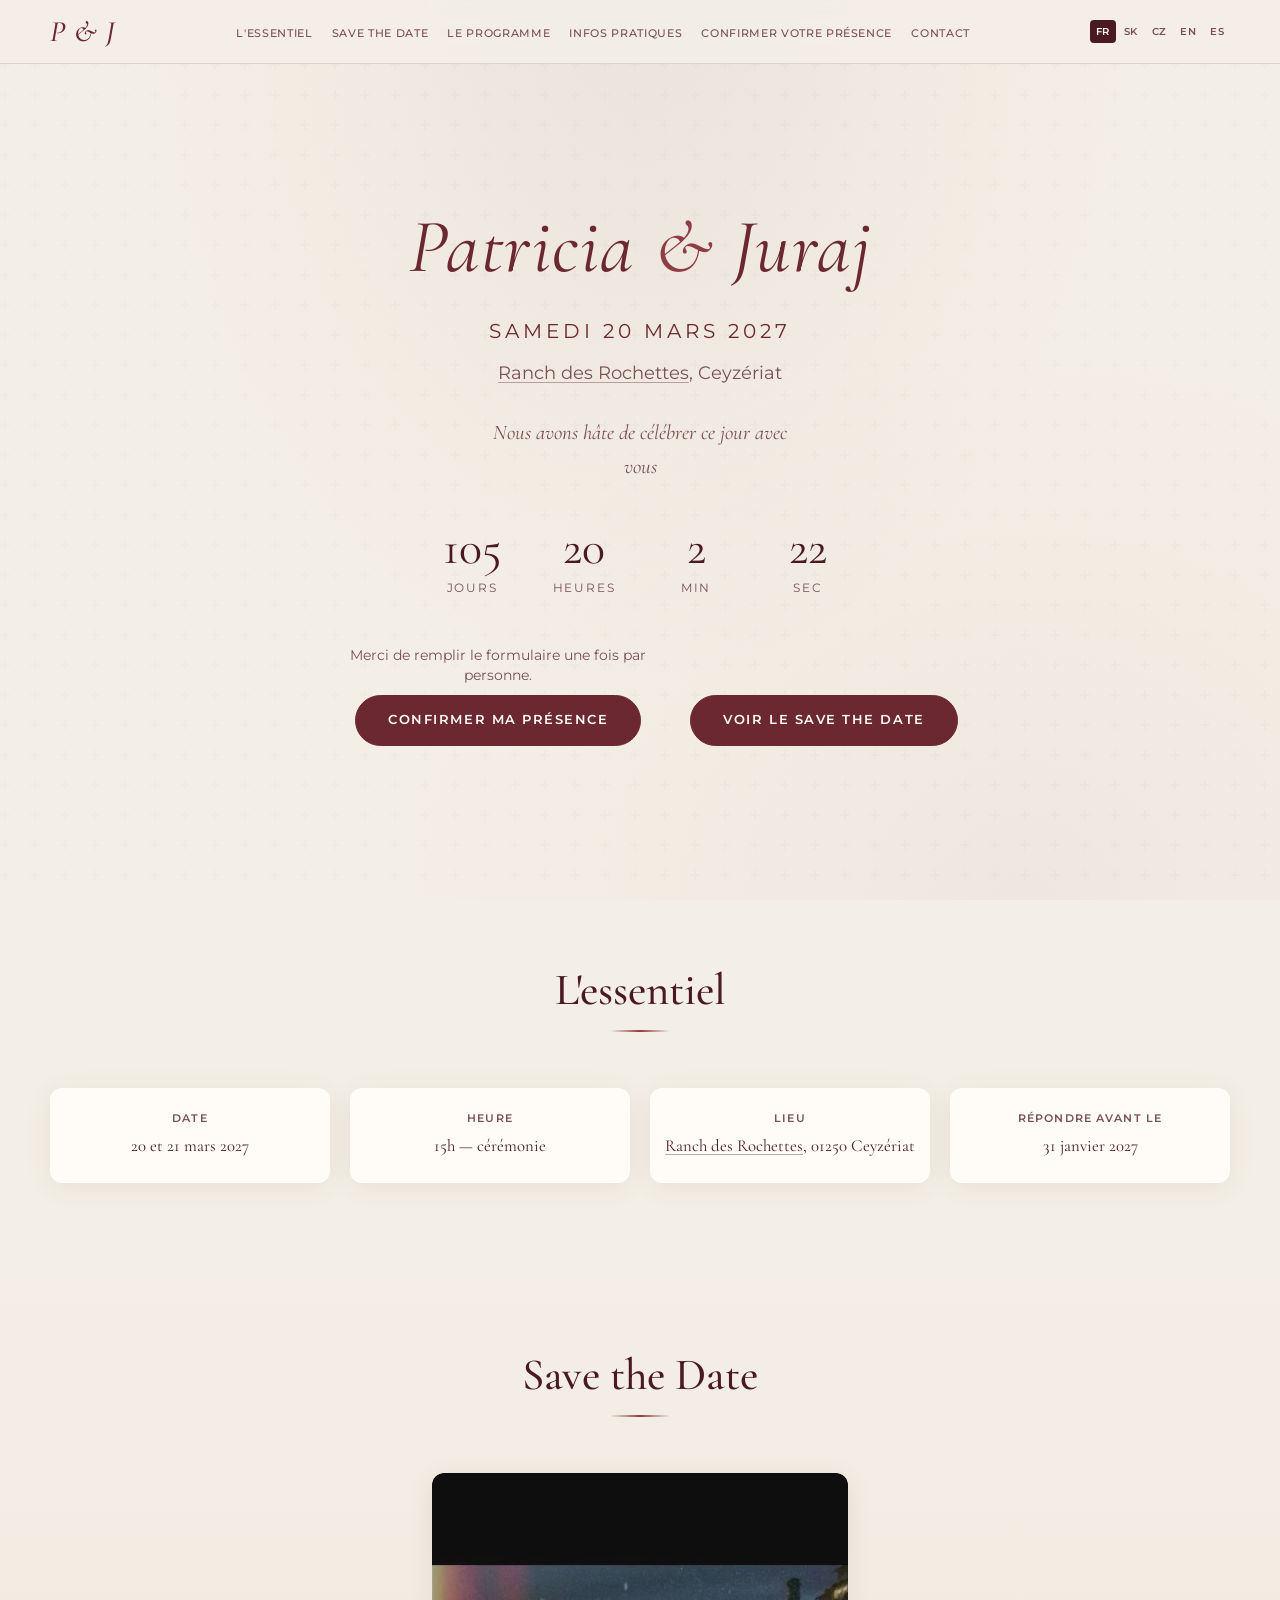
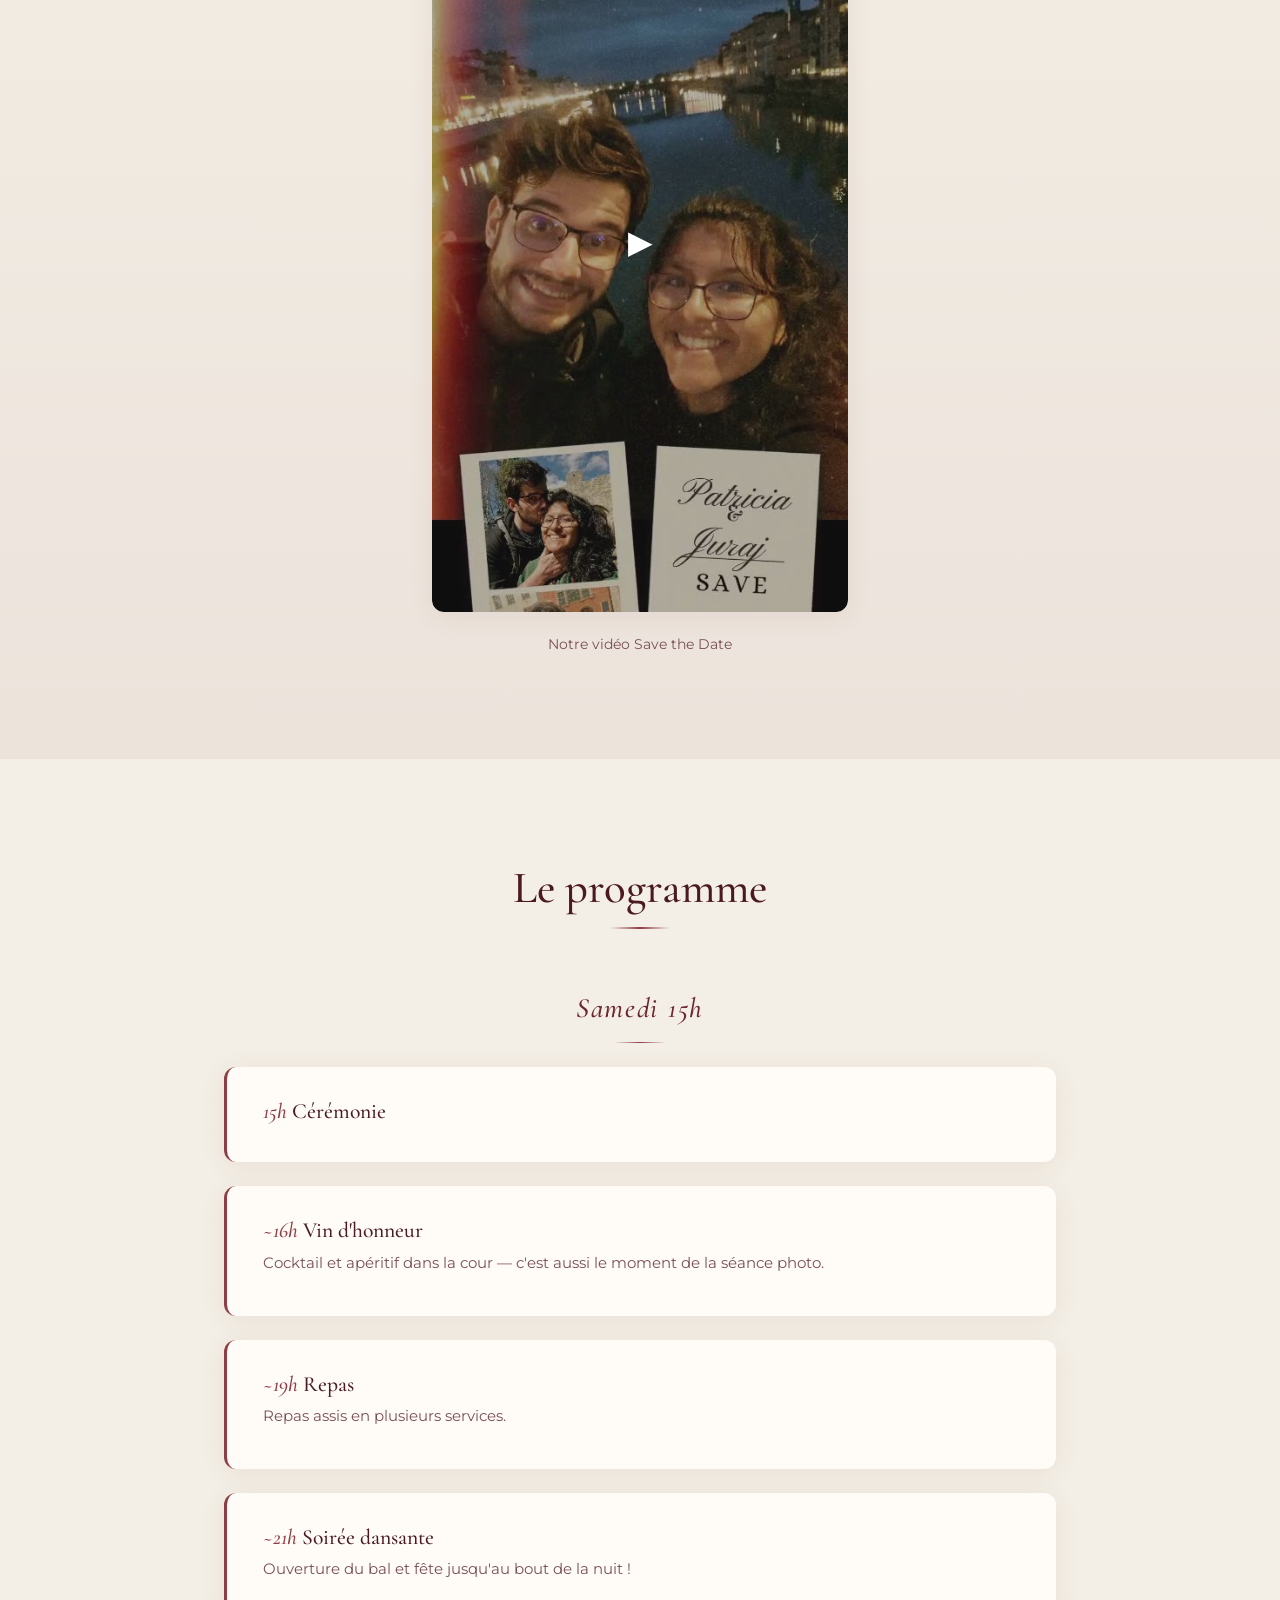
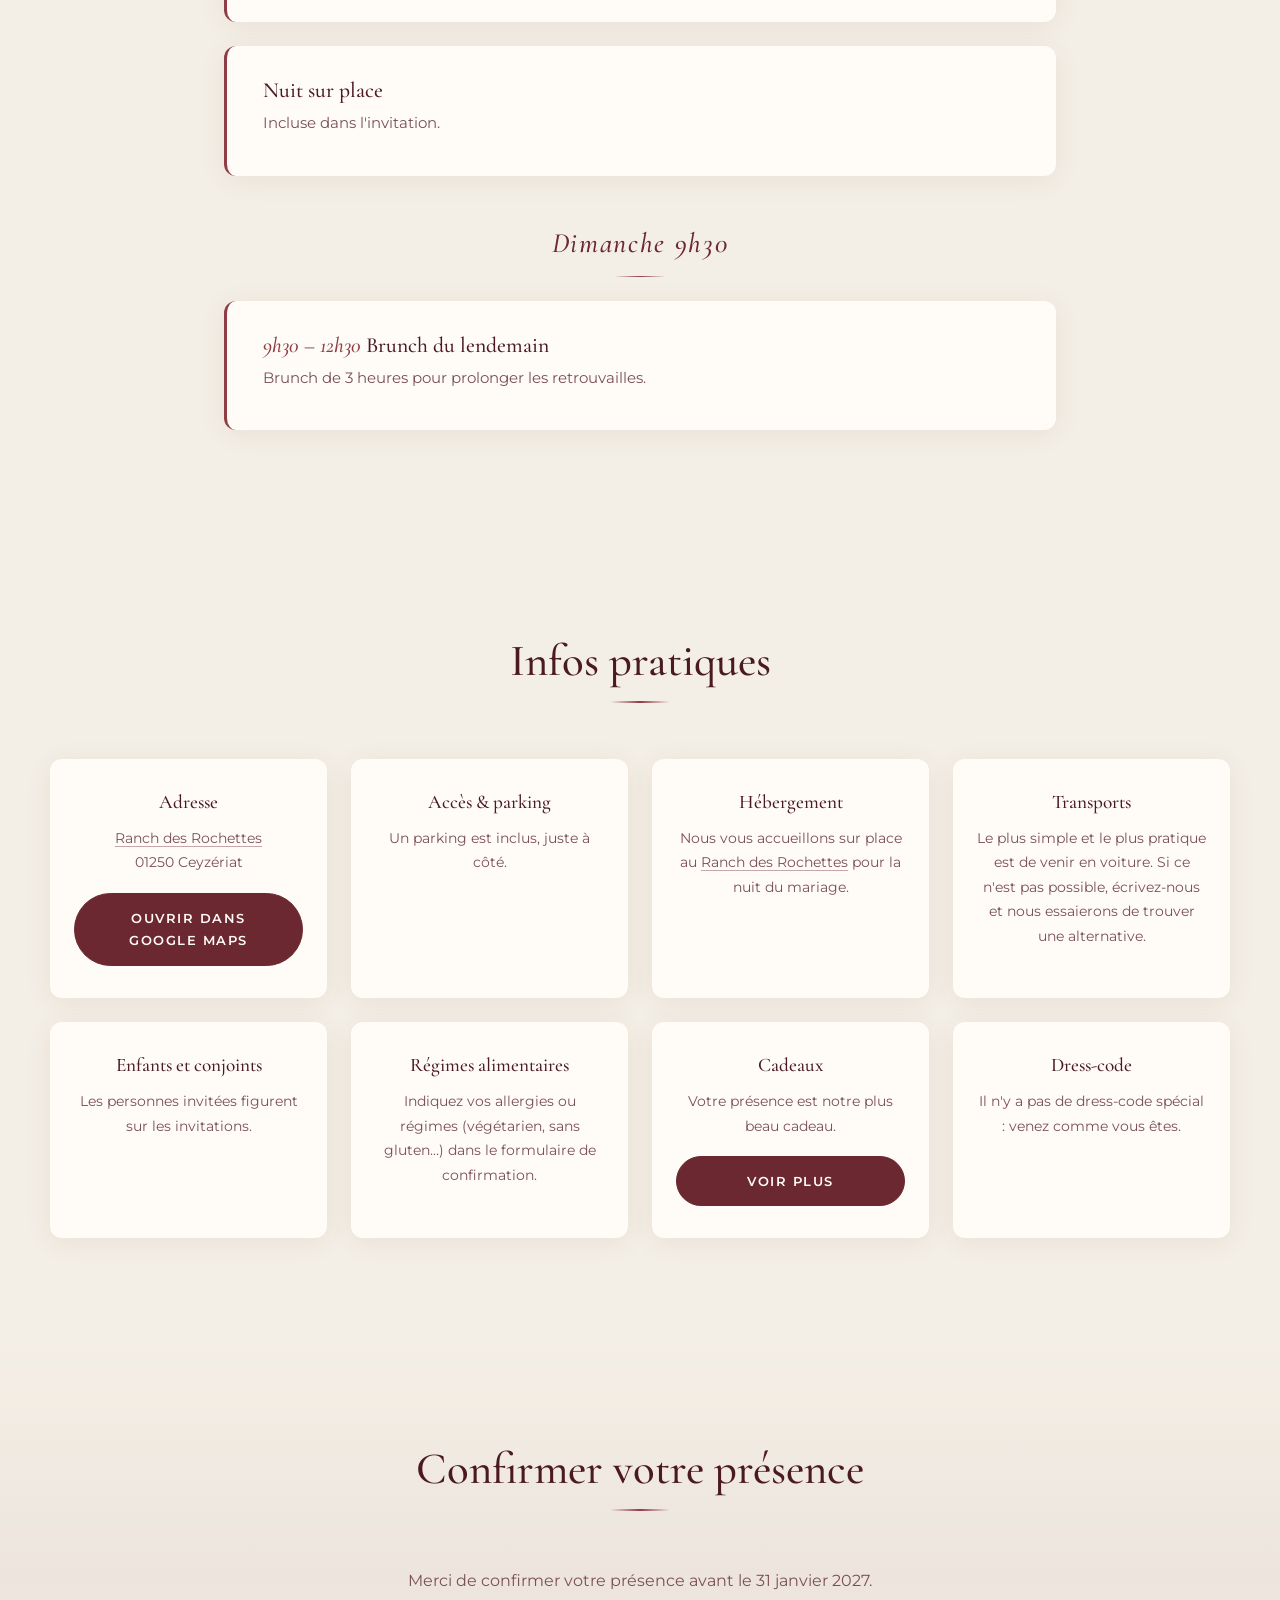
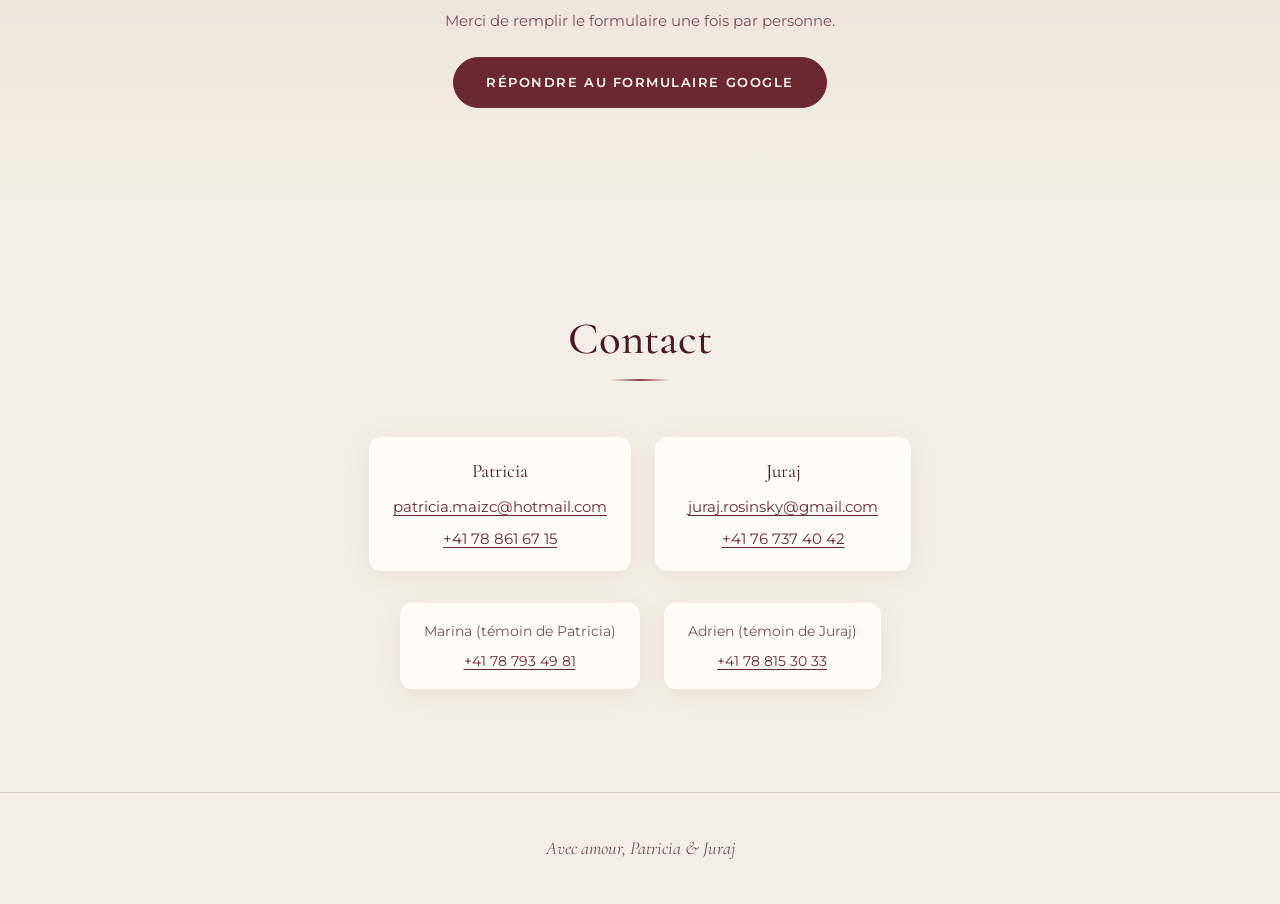
<file: index.html>
<!DOCTYPE html>
<html lang="fr">
  <head>
    <meta charset="UTF-8" />
    <meta name="viewport" content="width=device-width, initial-scale=1.0" />
    <meta name="description" content="Mariage de Patricia et Juraj" />
    <title>Patricia & Juraj - Mariage</title>
    <link rel="icon" href="favicon.ico" sizes="any" />
    <link rel="icon" href="assets/favicon.svg" type="image/svg+xml" />
    <link rel="apple-touch-icon" href="assets/apple-touch-icon.png" />

    <link rel="preconnect" href="https://fonts.googleapis.com" />
    <link rel="preconnect" href="https://fonts.gstatic.com" crossorigin />
    <link
      href="https://fonts.googleapis.com/css2?family=Cormorant+Garamond:ital,wght@0,400;0,500;0,600;1,400;1,500;1,600&family=Montserrat:wght@400;500;600&display=swap"
      rel="stylesheet"
    />
    <link rel="stylesheet" href="css/styles.css" />
  </head>
  <body>
    <header class="header">
      <nav class="nav container" aria-label="Navigation principale">
        <a href="#accueil" class="nav-logo" id="nav-logo"></a>

        <ul id="nav-menu" class="nav-menu"></ul>

        <div class="nav-actions">
          <div id="lang-switch" class="lang-switch" role="group" aria-label="Changer la langue">
            <button type="button" class="lang-btn is-active" data-lang="fr" aria-pressed="true">FR</button>
            <button type="button" class="lang-btn" data-lang="sk" aria-pressed="false">SK</button>
            <button type="button" class="lang-btn" data-lang="cs" aria-pressed="false">CZ</button>
            <button type="button" class="lang-btn" data-lang="en" aria-pressed="false">EN</button>
            <button type="button" class="lang-btn" data-lang="es" aria-pressed="false">ES</button>
          </div>

          <button
            id="nav-toggle"
            class="nav-toggle"
            aria-label="Ouvrir le menu"
            aria-expanded="false"
            aria-controls="nav-menu"
          >
            <span></span>
            <span></span>
            <span></span>
          </button>
        </div>
      </nav>
    </header>

    <main>
      <section id="accueil" class="hero">
        <div class="hero-content reveal">
          <h1 id="hero-names" class="hero-names"></h1>
          <p id="hero-date" class="hero-date"></p>
          <p id="hero-location" class="hero-location"></p>
          <p id="hero-tagline" class="hero-tagline"></p>

          <div id="countdown" class="countdown" aria-live="polite"></div>

          <div class="hero-cta">
            <div class="hero-cta-rsvp">
              <p id="hero-cta-rsvp-hint" class="hero-cta-hint"></p>
              <a href="#rsvp" id="hero-cta-rsvp" class="btn btn-primary"></a>
            </div>
            <a href="#save-the-date" id="hero-cta-save-the-date" class="btn btn-primary"></a>
          </div>
        </div>
      </section>

      <section id="essentiel" class="section section--compact">
        <div class="container reveal">
          <header class="section-header">
            <h2 id="essentials-title" class="section-title"></h2>
            <div class="section-divider"></div>
          </header>
          <div id="essentials-grid" class="essentials-grid"></div>
        </div>
      </section>

      <section id="save-the-date" class="section section--media">
        <div class="container reveal">
          <header class="section-header">
            <h2 id="save-the-date-title" class="section-title"></h2>
            <div class="section-divider"></div>
          </header>
          <div id="media-grid" class="media-grid"></div>
        </div>
      </section>

      <section id="programme" class="section">
        <div class="container reveal">
          <header class="section-header">
            <h2 id="events-title" class="section-title"></h2>
            <div class="section-divider"></div>
          </header>
          <div id="events-list" class="events-list"></div>
        </div>
      </section>

      <section id="infos" class="section">
        <div class="container reveal">
          <header class="section-header">
            <h2 id="details-title" class="section-title"></h2>
            <div class="section-divider"></div>
          </header>
          <div id="details-grid" class="details-grid"></div>
        </div>
      </section>

      <section id="hebergement" class="section section--alt">
        <div class="container reveal">
          <header class="section-header">
            <h2 id="accommodation-title" class="section-title"></h2>
            <div class="section-divider"></div>
            <p id="accommodation-intro" class="section-intro"></p>
          </header>
          <div id="accommodation-list" class="accommodation-list"></div>
        </div>
      </section>

      <section id="faq" class="section">
        <div class="container reveal">
          <header class="section-header">
            <h2 id="faq-title" class="section-title"></h2>
            <div class="section-divider"></div>
          </header>
          <div id="faq-list" class="faq-list"></div>
        </div>
      </section>

      <section id="rsvp" class="section rsvp-section">
        <div class="container reveal">
          <header class="section-header">
            <h2 id="rsvp-title" class="section-title"></h2>
            <div class="section-divider"></div>
          </header>
          <div class="rsvp-wrapper">
            <p id="rsvp-message" class="rsvp-message"></p>
            <p id="rsvp-hint" class="rsvp-hint"></p>
            <div class="rsvp-actions">
              <a
                id="rsvp-form-link"
                class="btn btn-primary"
                href="#"
                target="_blank"
                rel="noopener noreferrer"
              ></a>
            </div>
          </div>
        </div>
      </section>

      <section id="contact" class="section">
        <div class="container reveal">
          <header class="section-header">
            <h2 id="contact-title" class="section-title"></h2>
            <div class="section-divider"></div>
          </header>
          <div id="contact-people" class="contact-people"></div>
          <div id="contact-witnesses" class="contact-witnesses"></div>
        </div>
      </section>
    </main>

    <footer class="footer">
      <p id="footer-text" class="footer-text container"></p>
    </footer>

    <div id="gifts-overlay" class="gifts-overlay" hidden>
      <div class="gifts-overlay-backdrop" data-close-gifts></div>
      <div class="gift-scene">
        <div class="gift-3d">
          <div class="gift-3d-lid" aria-hidden="true">
            <span class="gift-3d-band gift-3d-band--v"></span>
            <span class="gift-3d-band gift-3d-band--h"></span>
            <span class="gift-3d-bow">
              <span class="gift-3d-loop gift-3d-loop--l"></span>
              <span class="gift-3d-loop gift-3d-loop--r"></span>
              <span class="gift-3d-tail gift-3d-tail--l"></span>
              <span class="gift-3d-tail gift-3d-tail--r"></span>
              <span class="gift-3d-knot"></span>
            </span>
          </div>
          <div class="gift-3d-body">
            <span class="gift-3d-band gift-3d-band--v"></span>
            <span class="gift-3d-band gift-3d-band--h"></span>
            <div class="gift-3d-inner">
              <button type="button" class="gifts-overlay-close" data-close-gifts aria-label="Fermer">&times;</button>
              <h2 id="gifts-title" class="gifts-overlay-title"></h2>
              <p id="gifts-intro" class="gifts-overlay-intro"></p>
              <div id="gifts-iban" class="bank-details">
                <p class="bank-name">Patricia Maiz Calle</p>
                <p class="bank-iban">CH71 0878 1000 2317 8220 0</p>
                <p>SWQBCHZZXXX</p>
                <p>Swissquote Bank SA</p>
                <p>Chemin de la Crétaux 33 Case postale 319<br>1196 Gland<br>SWITZERLAND</p>
              </div>
            </div>
          </div>
        </div>
      </div>
    </div>

    <div id="lightbox" class="lightbox" hidden role="dialog" aria-modal="true">
      <div class="lightbox-backdrop"></div>
      <div class="lightbox-panel">
        <button class="lightbox-close" aria-label="Fermer">&times;</button>
        <div class="lightbox-content"></div>
        <p class="lightbox-caption"></p>
      </div>
    </div>

    <script type="module" src="js/main.js"></script>
  </body>
</html>
</file>
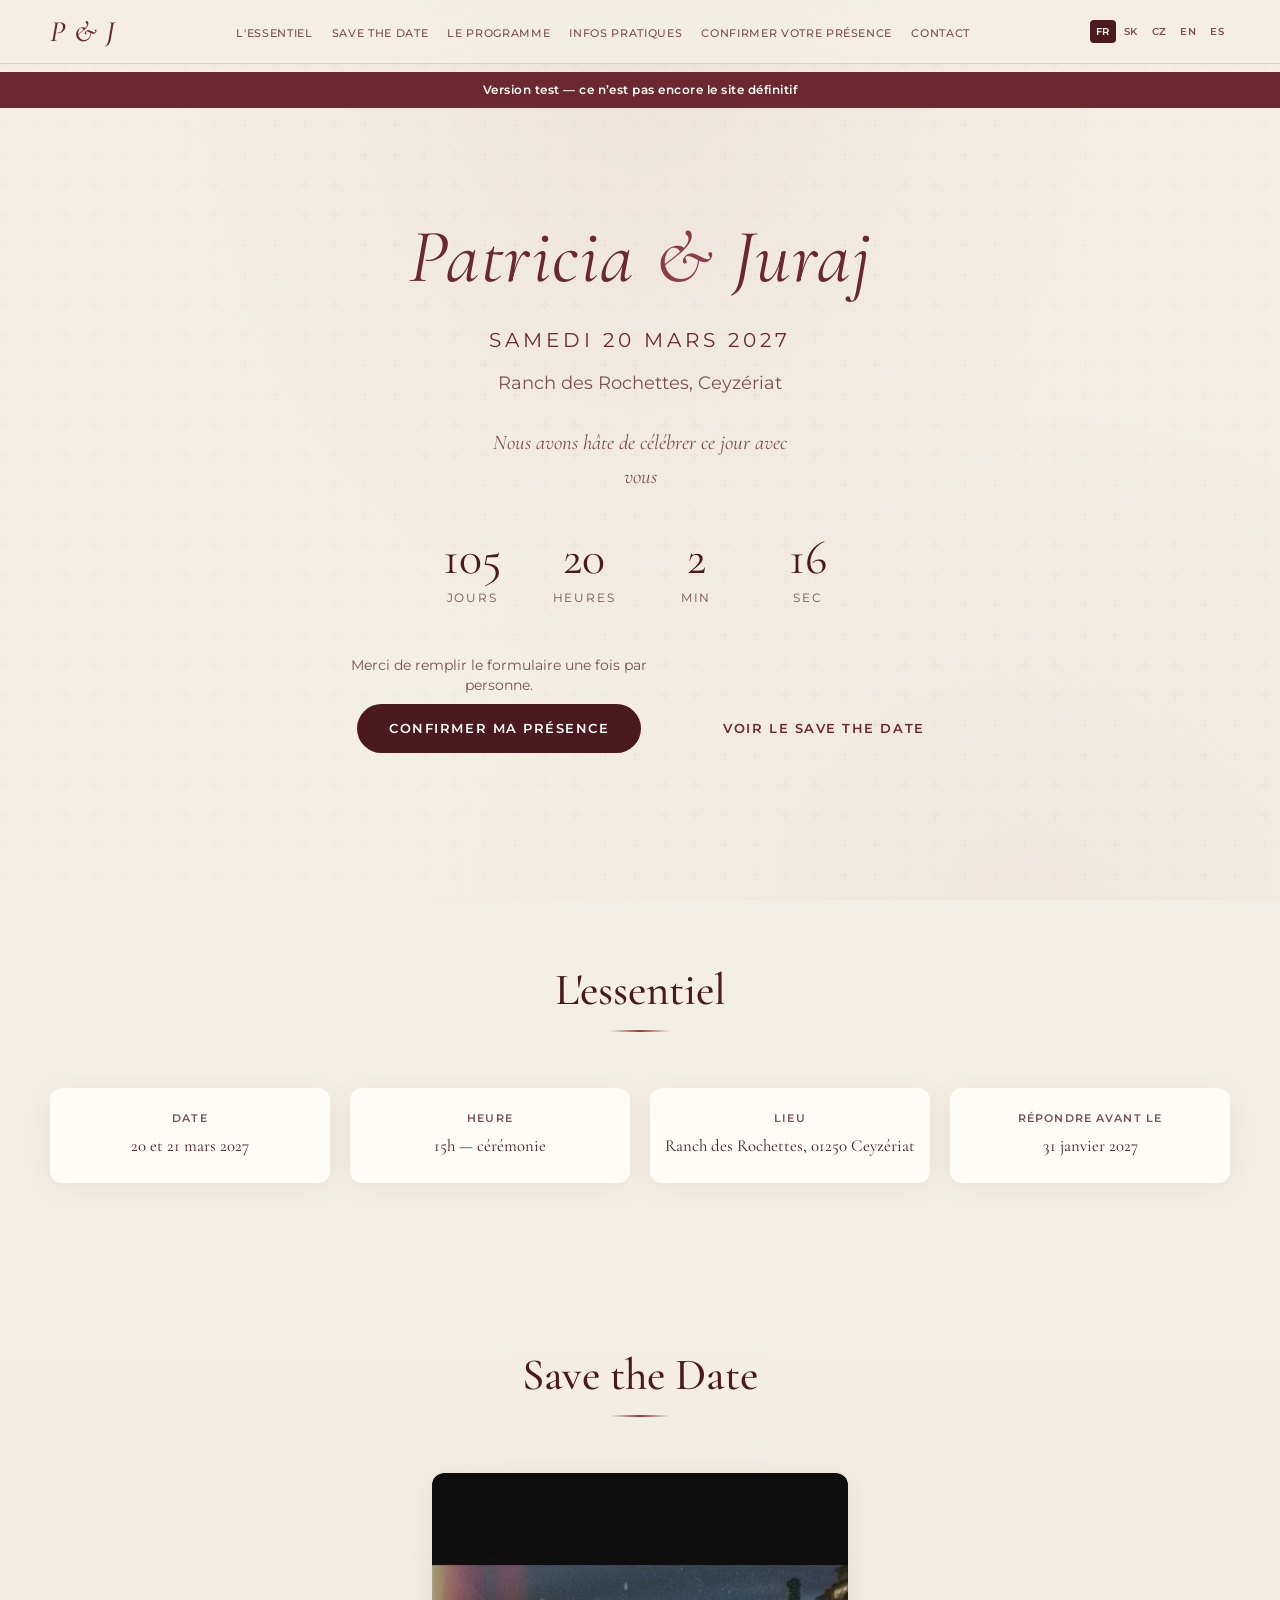
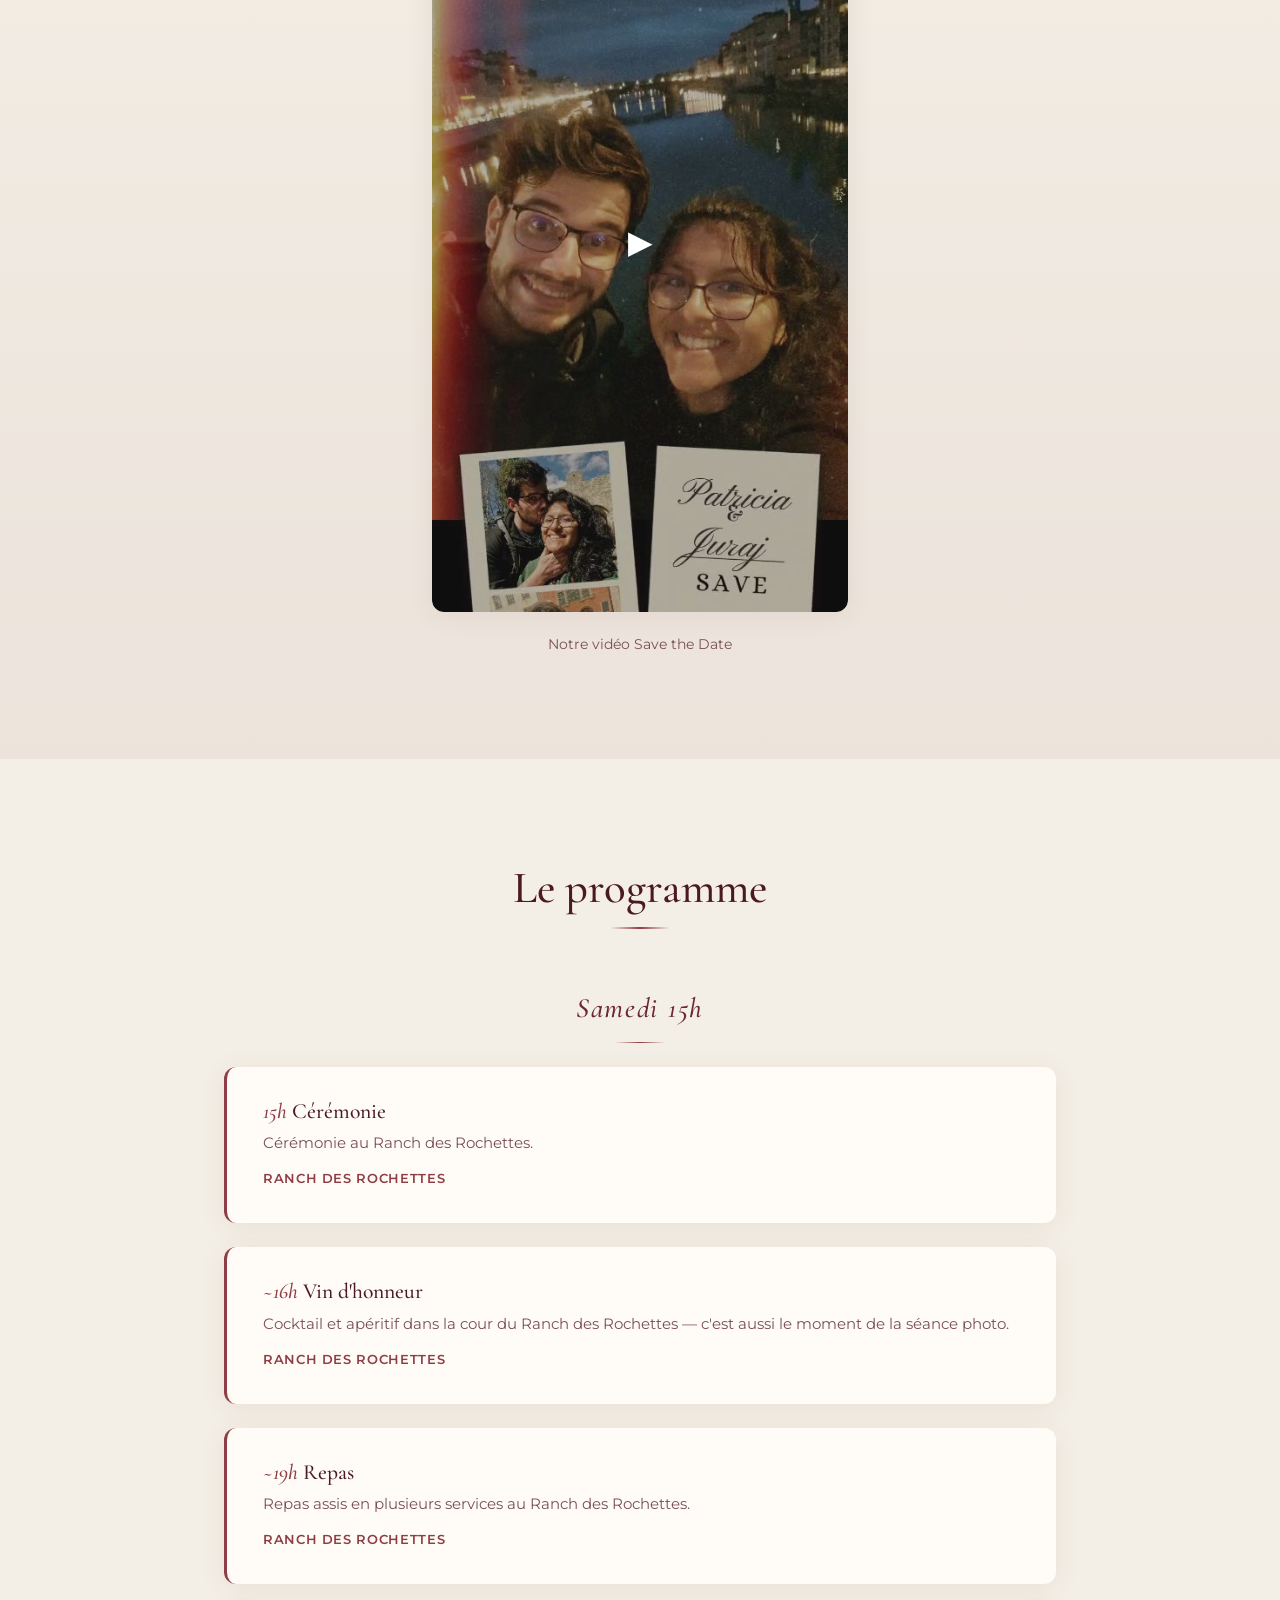
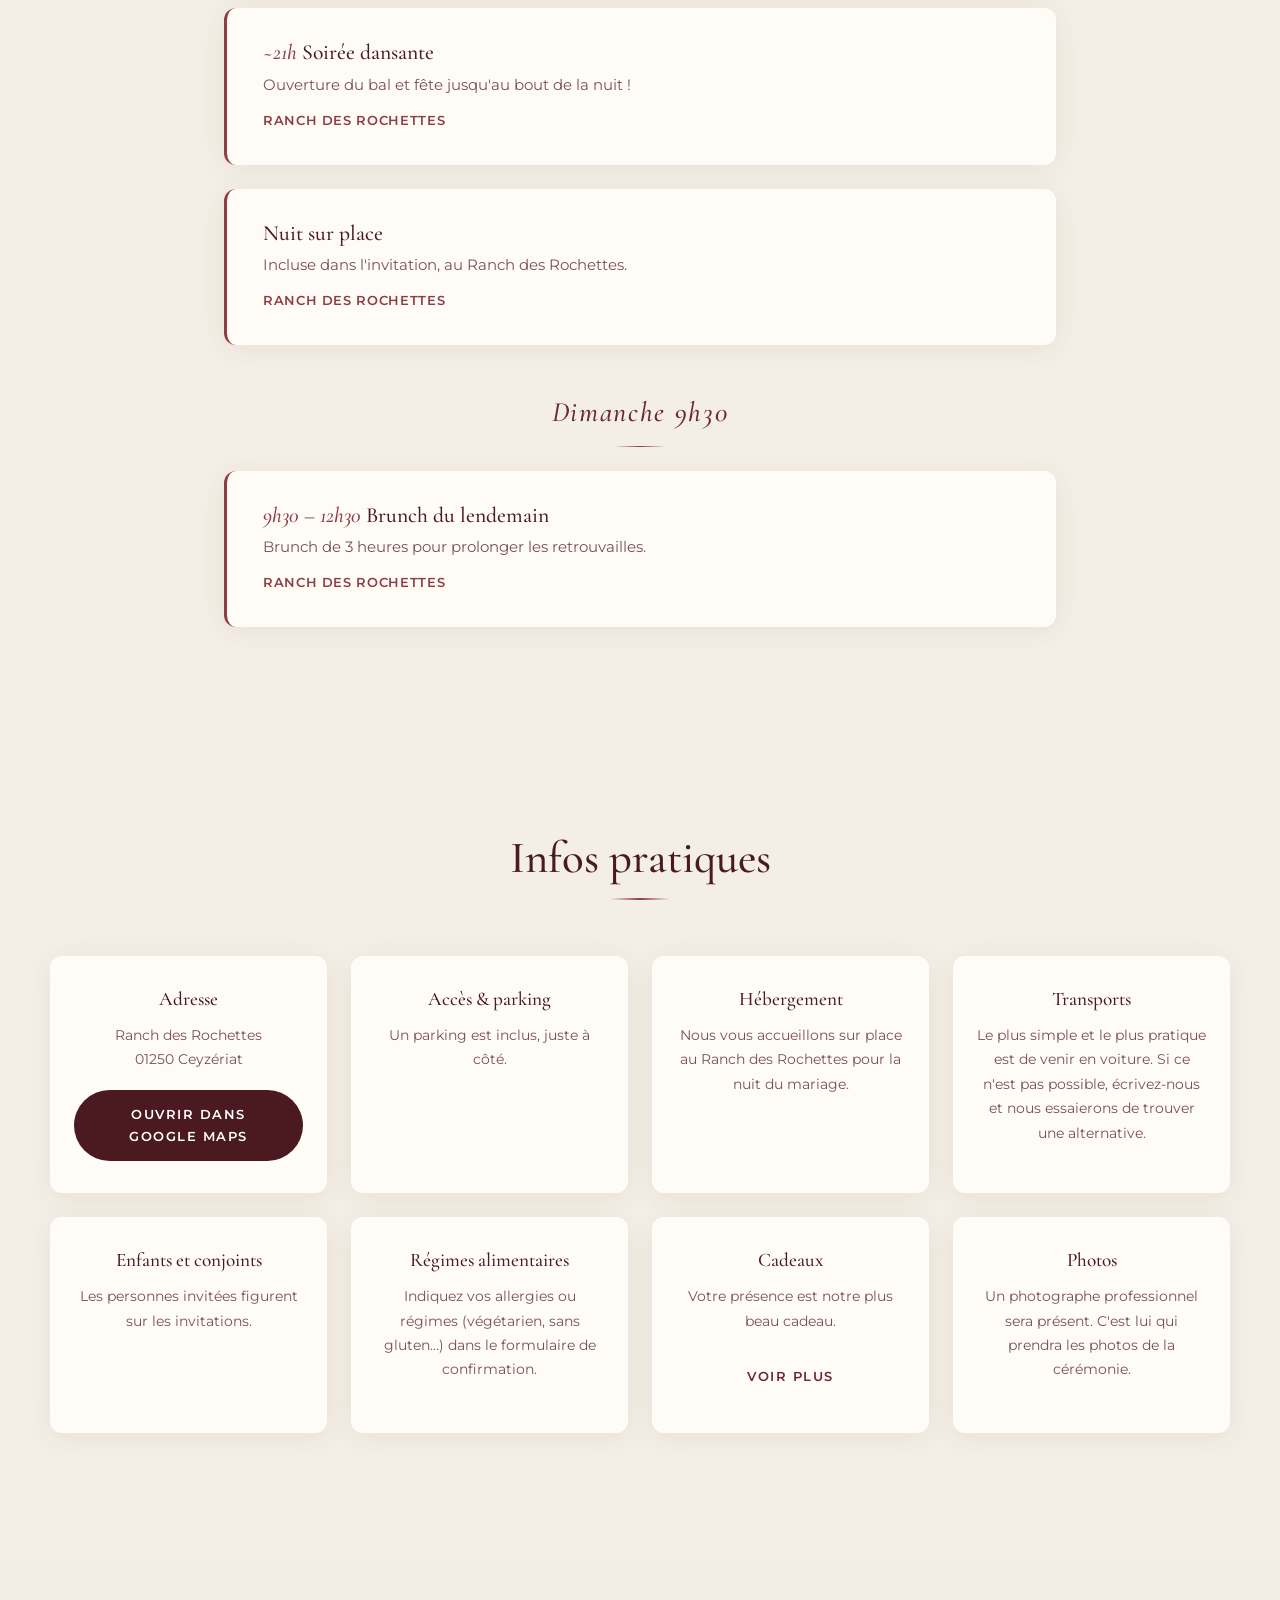
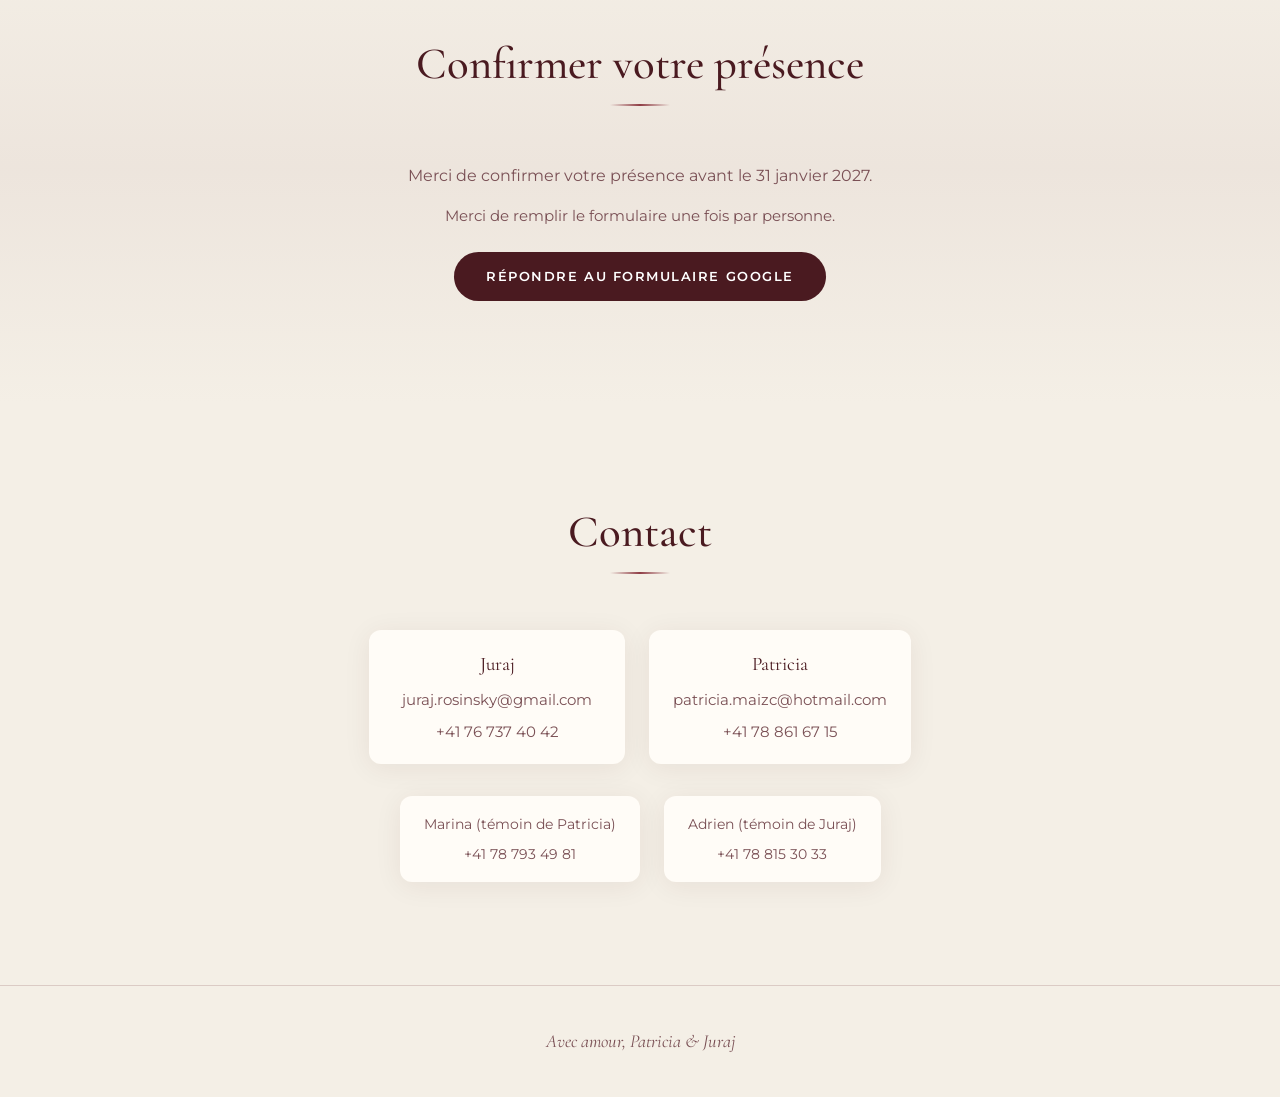
<file: test/index.html>
<!DOCTYPE html>
<html lang="fr">
  <head>
    <meta charset="UTF-8" />
    <meta name="viewport" content="width=device-width, initial-scale=1.0" />
    <meta name="description" content="Mariage de Patricia et Juraj" />
    <meta name="robots" content="noindex, nofollow" />
    <title>Patricia & Juraj - test</title>
    <link rel="icon" href="../favicon.ico" sizes="any" />
    <link rel="icon" href="../assets/favicon.svg" type="image/svg+xml" />
    <link rel="apple-touch-icon" href="../assets/apple-touch-icon.png" />

    <link rel="preconnect" href="https://fonts.googleapis.com" />
    <link rel="preconnect" href="https://fonts.gstatic.com" crossorigin />
    <link
      href="https://fonts.googleapis.com/css2?family=Cormorant+Garamond:ital,wght@0,400;0,500;0,600;1,400;1,500;1,600&family=Montserrat:wght@400;500;600&display=swap"
      rel="stylesheet"
    />
    <link rel="stylesheet" href="css/styles.css" />
  </head>
  <body>
    <p class="test-banner">Version test — ce n’est pas encore le site définitif</p>
    <header class="header">
      <nav class="nav container" aria-label="Navigation principale">
        <a href="#accueil" class="nav-logo" id="nav-logo"></a>

        <ul id="nav-menu" class="nav-menu"></ul>

        <div class="nav-actions">
          <div id="lang-switch" class="lang-switch" role="group" aria-label="Changer la langue">
            <button type="button" class="lang-btn is-active" data-lang="fr" aria-pressed="true">FR</button>
            <button type="button" class="lang-btn" data-lang="sk" aria-pressed="false">SK</button>
            <button type="button" class="lang-btn" data-lang="cs" aria-pressed="false">CZ</button>
            <button type="button" class="lang-btn" data-lang="en" aria-pressed="false">EN</button>
            <button type="button" class="lang-btn" data-lang="es" aria-pressed="false">ES</button>
          </div>

          <button
            id="nav-toggle"
            class="nav-toggle"
            aria-label="Ouvrir le menu"
            aria-expanded="false"
            aria-controls="nav-menu"
          >
            <span></span>
            <span></span>
            <span></span>
          </button>
        </div>
      </nav>
    </header>

    <main>
      <section id="accueil" class="hero">
        <div class="hero-content reveal">
          <h1 id="hero-names" class="hero-names"></h1>
          <p id="hero-date" class="hero-date"></p>
          <p id="hero-location" class="hero-location"></p>
          <p id="hero-tagline" class="hero-tagline"></p>

          <div id="countdown" class="countdown" aria-live="polite"></div>

          <div class="hero-cta">
            <div class="hero-cta-rsvp">
              <p id="hero-cta-rsvp-hint" class="hero-cta-hint"></p>
              <a href="#rsvp" id="hero-cta-rsvp" class="btn btn-primary"></a>
            </div>
            <a href="#save-the-date" id="hero-cta-save-the-date" class="btn btn-outline"></a>
          </div>
        </div>
      </section>

      <section id="essentiel" class="section section--compact">
        <div class="container reveal">
          <header class="section-header">
            <h2 id="essentials-title" class="section-title"></h2>
            <div class="section-divider"></div>
          </header>
          <div id="essentials-grid" class="essentials-grid"></div>
        </div>
      </section>

      <section id="save-the-date" class="section section--media">
        <div class="container reveal">
          <header class="section-header">
            <h2 id="save-the-date-title" class="section-title"></h2>
            <div class="section-divider"></div>
          </header>
          <div id="media-grid" class="media-grid"></div>
        </div>
      </section>

      <section id="programme" class="section">
        <div class="container reveal">
          <header class="section-header">
            <h2 id="events-title" class="section-title"></h2>
            <div class="section-divider"></div>
          </header>
          <div id="events-list" class="events-list"></div>
        </div>
      </section>

      <section id="infos" class="section">
        <div class="container reveal">
          <header class="section-header">
            <h2 id="details-title" class="section-title"></h2>
            <div class="section-divider"></div>
          </header>
          <div id="details-grid" class="details-grid"></div>
        </div>
      </section>

      <section id="hebergement" class="section section--alt">
        <div class="container reveal">
          <header class="section-header">
            <h2 id="accommodation-title" class="section-title"></h2>
            <div class="section-divider"></div>
            <p id="accommodation-intro" class="section-intro"></p>
          </header>
          <div id="accommodation-list" class="accommodation-list"></div>
        </div>
      </section>

      <section id="faq" class="section">
        <div class="container reveal">
          <header class="section-header">
            <h2 id="faq-title" class="section-title"></h2>
            <div class="section-divider"></div>
          </header>
          <div id="faq-list" class="faq-list"></div>
        </div>
      </section>

      <section id="rsvp" class="section rsvp-section">
        <div class="container reveal">
          <header class="section-header">
            <h2 id="rsvp-title" class="section-title"></h2>
            <div class="section-divider"></div>
          </header>
          <div class="rsvp-wrapper">
            <p id="rsvp-message" class="rsvp-message"></p>
            <p id="rsvp-hint" class="rsvp-hint"></p>
            <div class="rsvp-actions">
              <a
                id="rsvp-form-link"
                class="btn btn-primary"
                href="#"
                target="_blank"
                rel="noopener noreferrer"
              ></a>
            </div>
          </div>
        </div>
      </section>

      <section id="contact" class="section">
        <div class="container reveal">
          <header class="section-header">
            <h2 id="contact-title" class="section-title"></h2>
            <div class="section-divider"></div>
          </header>
          <div id="contact-people" class="contact-people"></div>
          <div id="contact-witnesses" class="contact-witnesses"></div>
        </div>
      </section>
    </main>

    <footer class="footer">
      <p id="footer-text" class="footer-text container"></p>
    </footer>

    <div id="gifts-overlay" class="gifts-overlay" hidden>
      <div class="gifts-overlay-backdrop"></div>
      <div class="gifts-overlay-panel" role="dialog" aria-modal="true" aria-labelledby="gifts-title">
        <button type="button" class="gifts-overlay-close" aria-label="Fermer">&times;</button>
        <div class="urn" aria-hidden="true">
          <div class="urn-glow"></div>
          <div class="urn-lid">
            <span class="urn-knob"></span>
            <span class="urn-lid-plate"></span>
          </div>
          <div class="urn-body">
            <span class="urn-rim"></span>
            <span class="urn-belly"></span>
            <span class="urn-foot"></span>
          </div>
        </div>
        <div class="gifts-overlay-content">
          <h2 id="gifts-title" class="gifts-overlay-title"></h2>
          <p id="gifts-intro" class="gifts-overlay-intro"></p>
          <div id="gifts-list" class="gifts-list"></div>
          <p id="gifts-note" class="gifts-note"></p>
        </div>
      </div>
    </div>

    <div id="lightbox" class="lightbox" hidden role="dialog" aria-modal="true">
      <div class="lightbox-backdrop"></div>
      <div class="lightbox-panel">
        <button class="lightbox-close" aria-label="Fermer">&times;</button>
        <div class="lightbox-content"></div>
        <p class="lightbox-caption"></p>
      </div>
    </div>

    <script type="module" src="js/main.js"></script>
  </body>
</html>
</file>
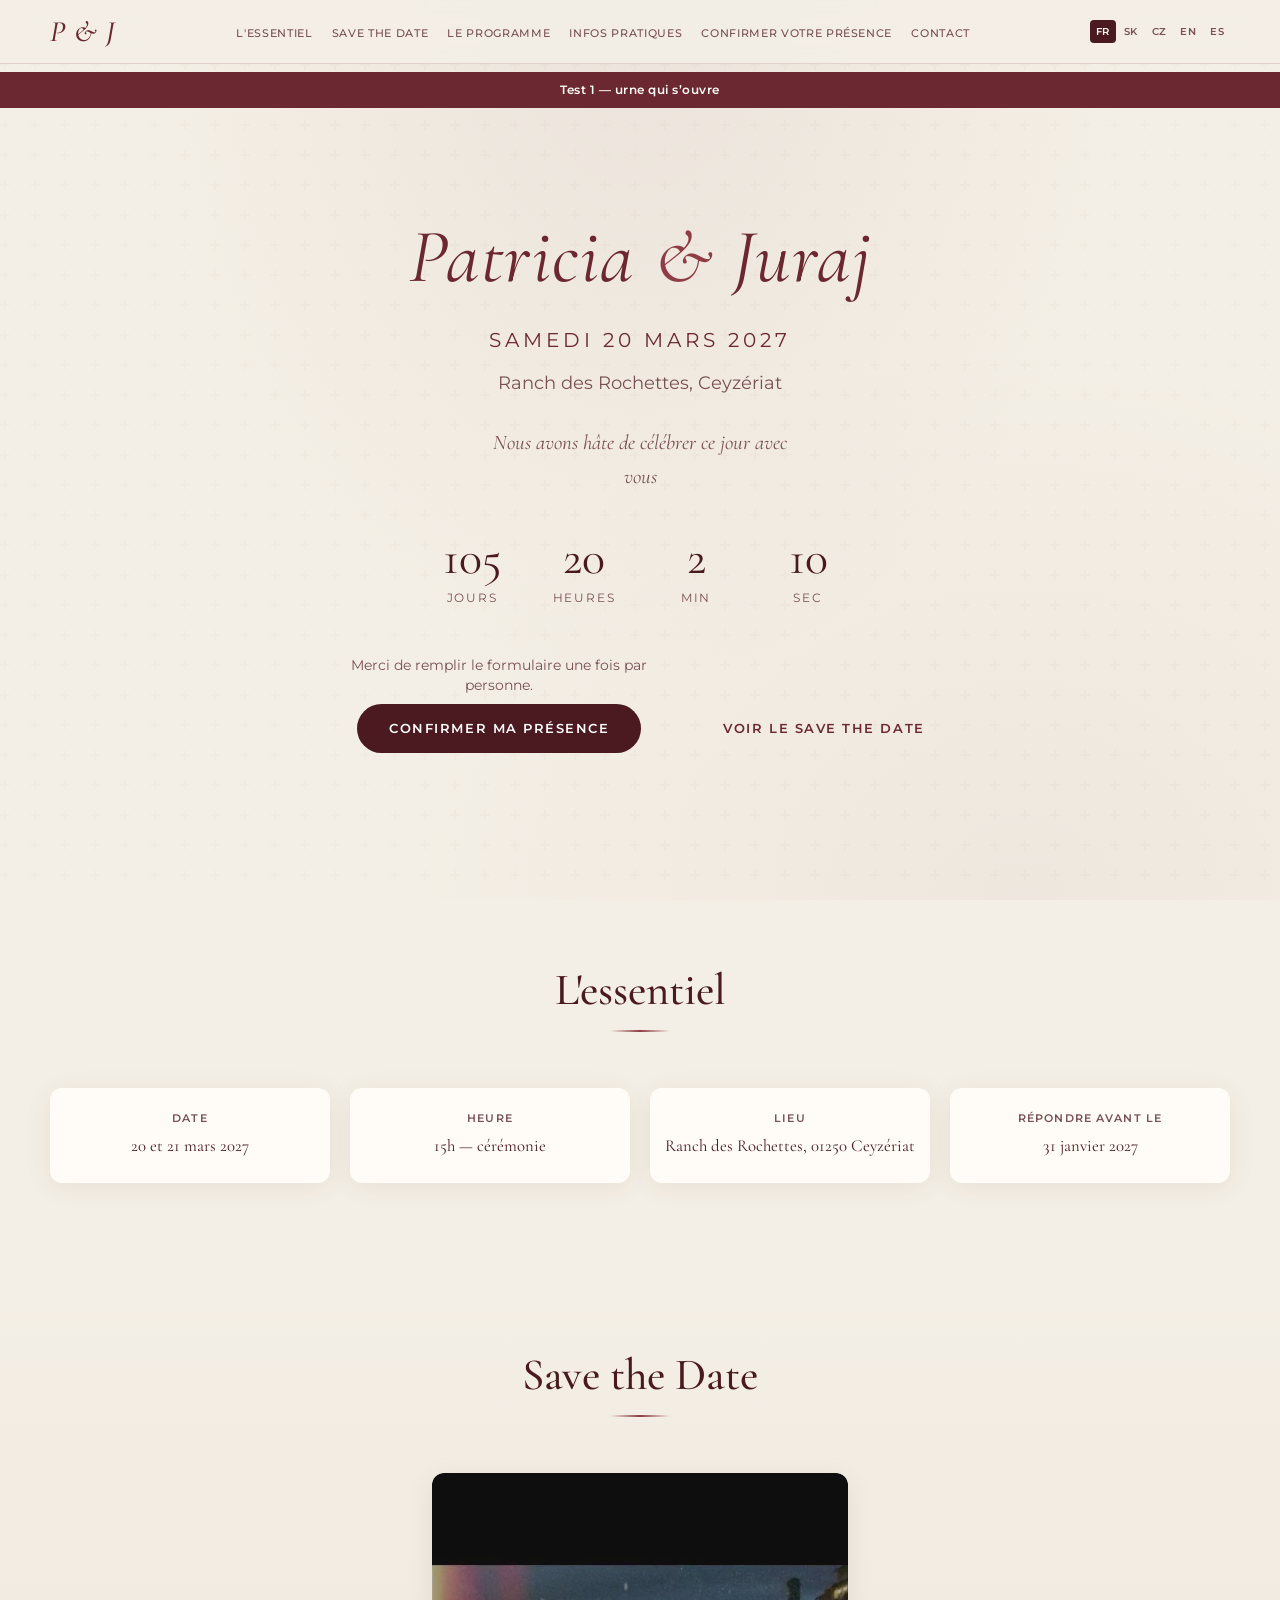
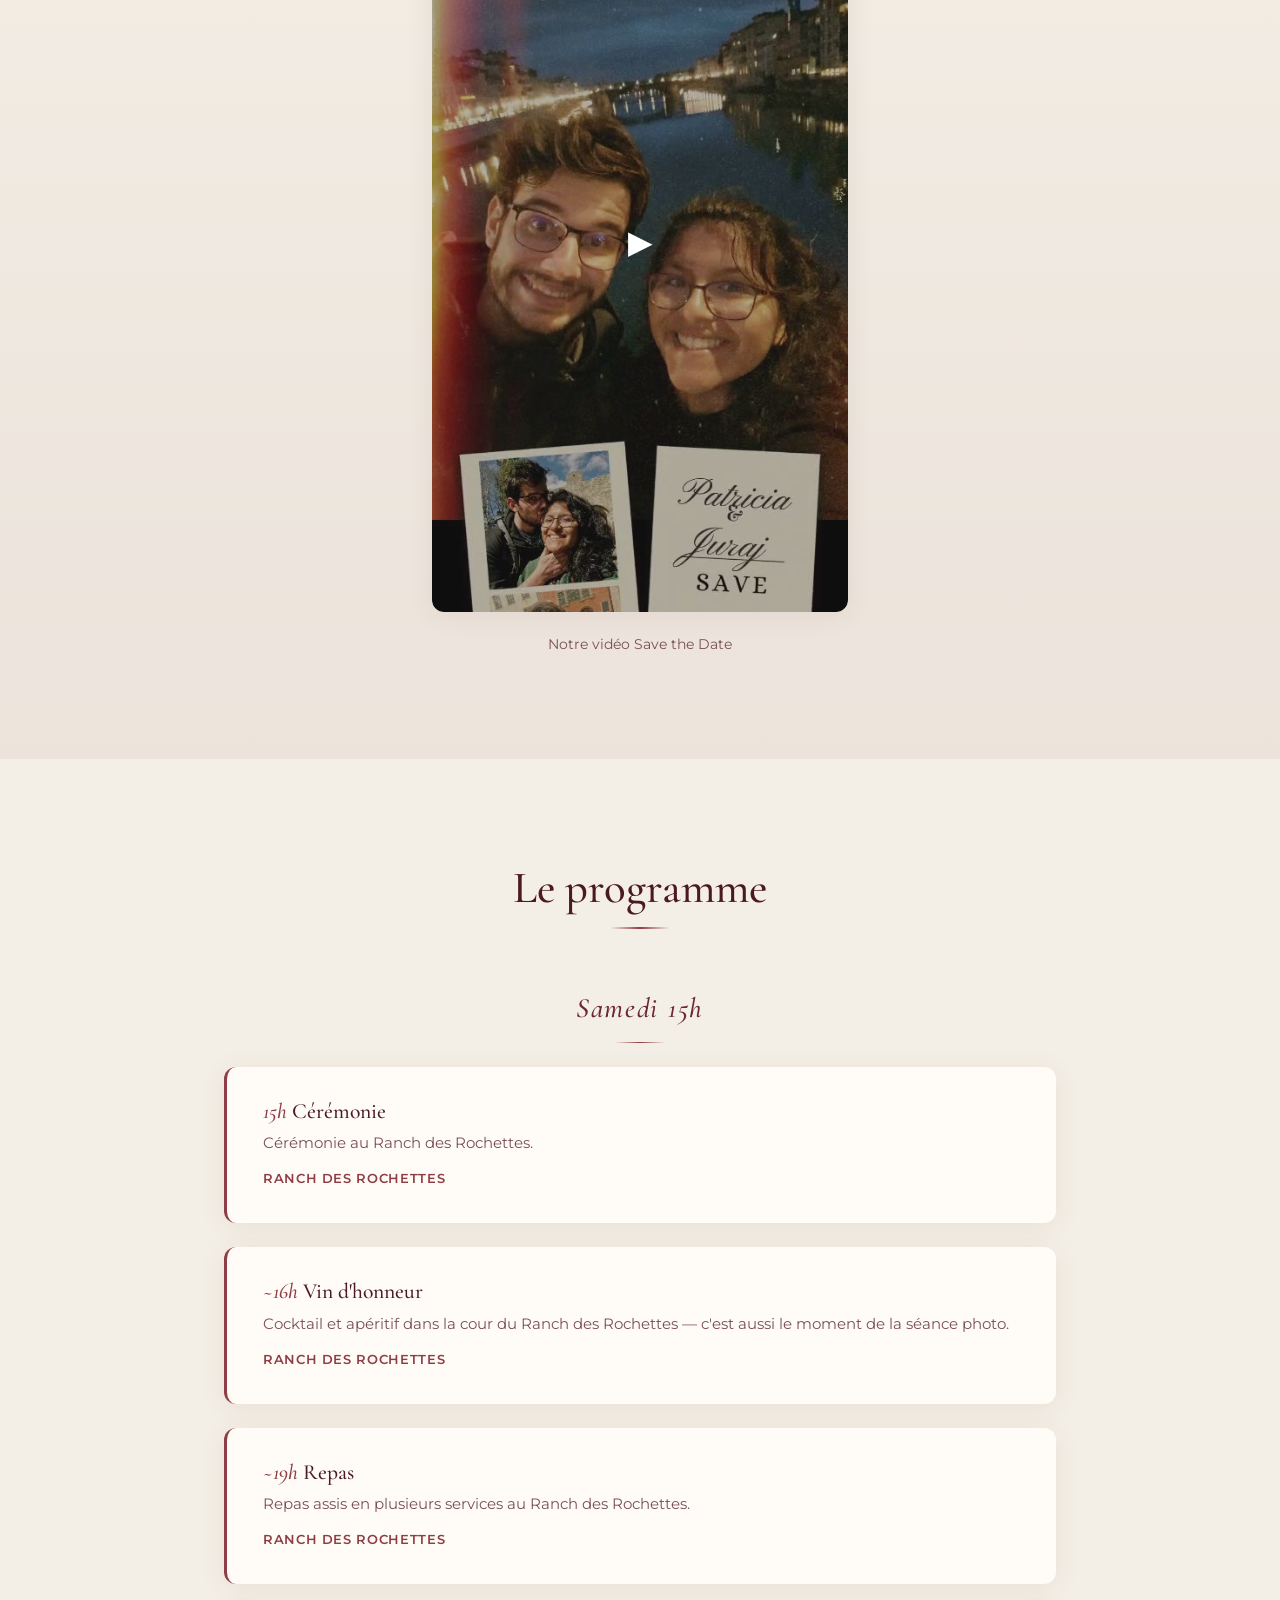
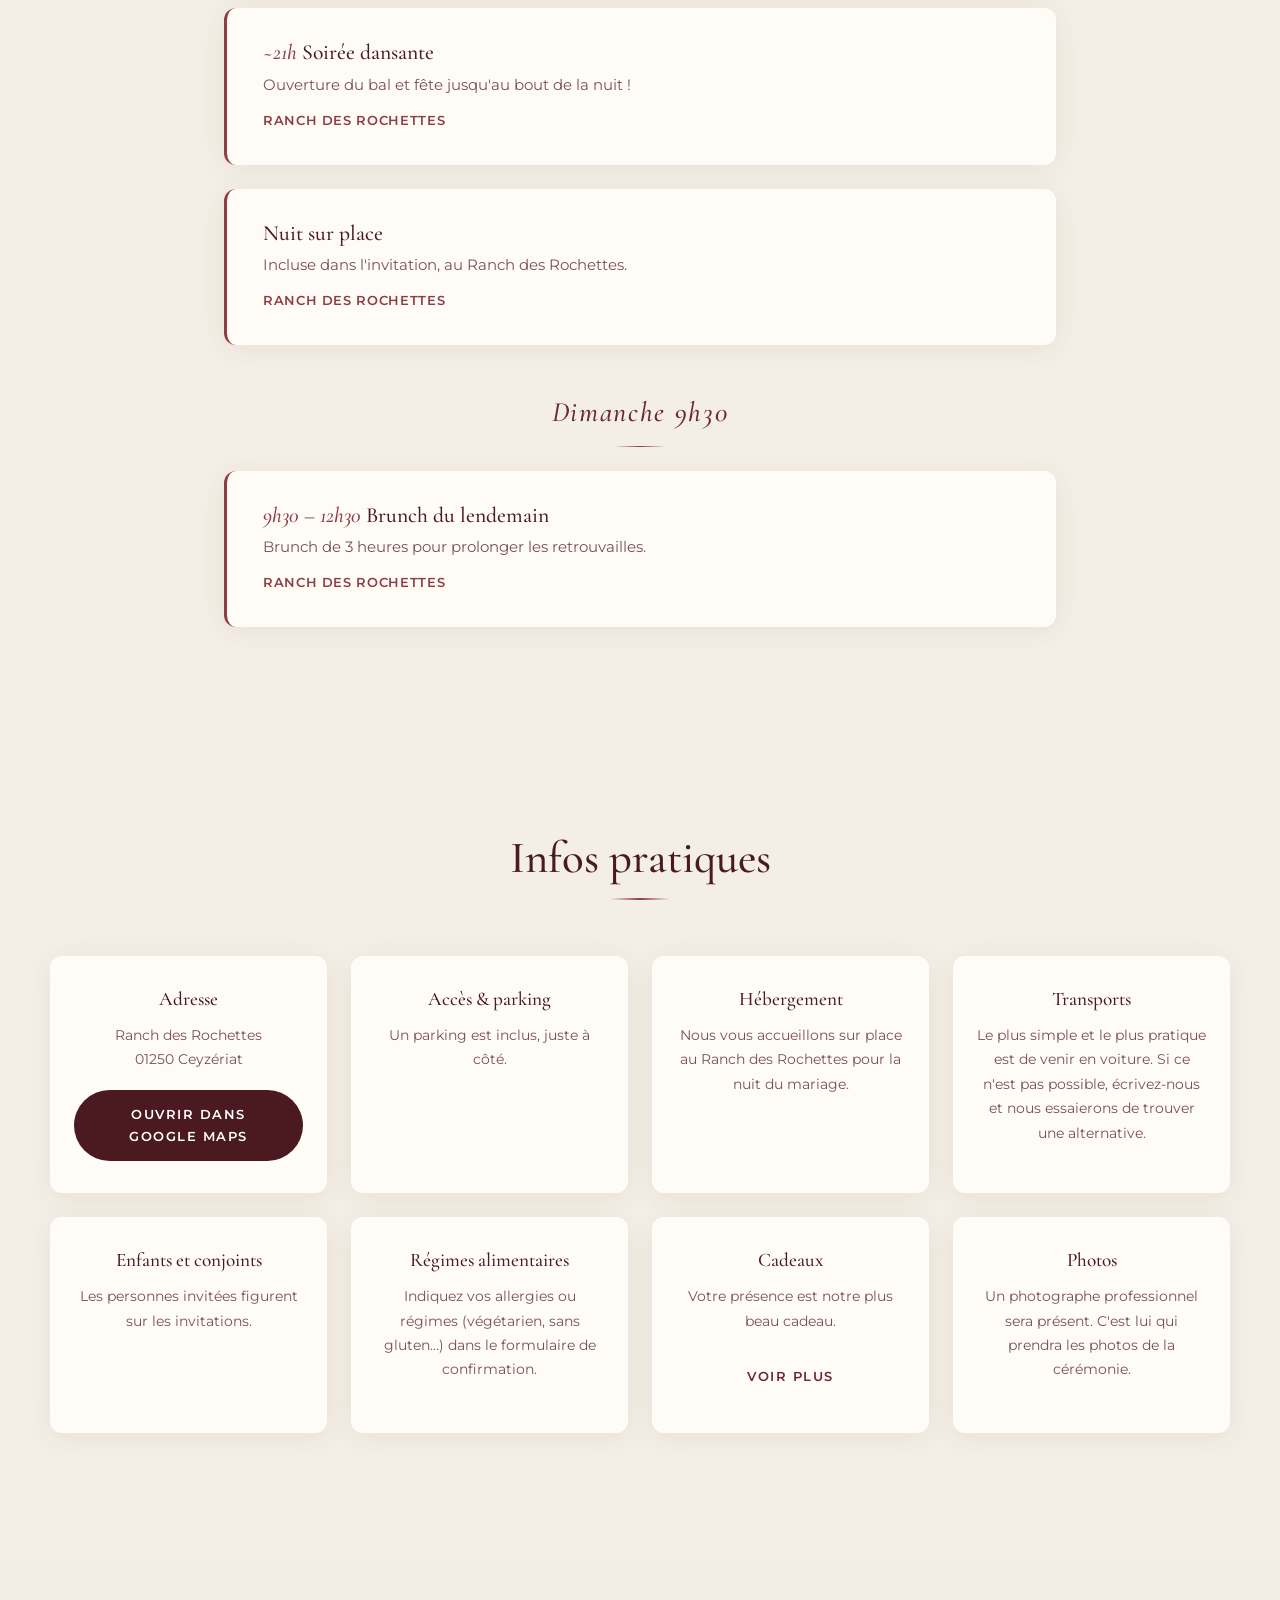
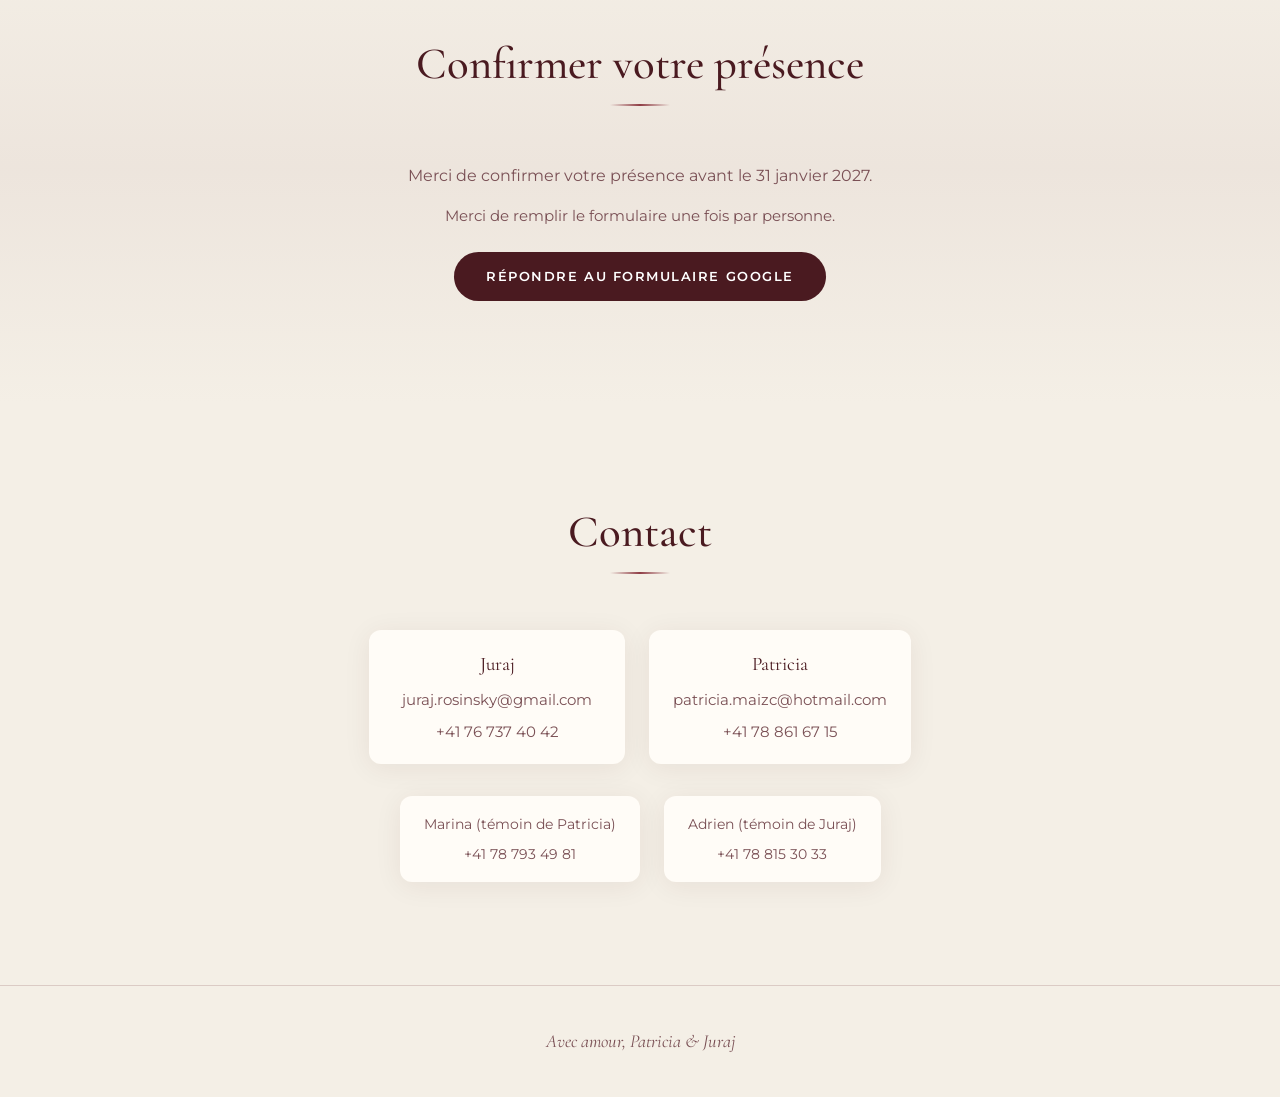
<file: test1/index.html>
<!DOCTYPE html>
<html lang="fr">
  <head>
    <meta charset="UTF-8" />
    <meta name="viewport" content="width=device-width, initial-scale=1.0" />
    <meta name="description" content="Mariage de Patricia et Juraj" />
    <meta name="robots" content="noindex, nofollow" />
    <title>Patricia & Juraj - test 1</title>
    <link rel="icon" href="../favicon.ico" sizes="any" />
    <link rel="icon" href="../assets/favicon.svg" type="image/svg+xml" />
    <link rel="apple-touch-icon" href="../assets/apple-touch-icon.png" />

    <link rel="preconnect" href="https://fonts.googleapis.com" />
    <link rel="preconnect" href="https://fonts.gstatic.com" crossorigin />
    <link
      href="https://fonts.googleapis.com/css2?family=Cormorant+Garamond:ital,wght@0,400;0,500;0,600;1,400;1,500;1,600&family=Montserrat:wght@400;500;600&display=swap"
      rel="stylesheet"
    />
    <link rel="stylesheet" href="css/styles.css" />
  </head>
  <body>
    <p class="test-banner">Test 1 — urne qui s’ouvre</p>
    <header class="header">
      <nav class="nav container" aria-label="Navigation principale">
        <a href="#accueil" class="nav-logo" id="nav-logo"></a>

        <ul id="nav-menu" class="nav-menu"></ul>

        <div class="nav-actions">
          <div id="lang-switch" class="lang-switch" role="group" aria-label="Changer la langue">
            <button type="button" class="lang-btn is-active" data-lang="fr" aria-pressed="true">FR</button>
            <button type="button" class="lang-btn" data-lang="sk" aria-pressed="false">SK</button>
            <button type="button" class="lang-btn" data-lang="cs" aria-pressed="false">CZ</button>
            <button type="button" class="lang-btn" data-lang="en" aria-pressed="false">EN</button>
            <button type="button" class="lang-btn" data-lang="es" aria-pressed="false">ES</button>
          </div>

          <button
            id="nav-toggle"
            class="nav-toggle"
            aria-label="Ouvrir le menu"
            aria-expanded="false"
            aria-controls="nav-menu"
          >
            <span></span>
            <span></span>
            <span></span>
          </button>
        </div>
      </nav>
    </header>

    <main>
      <section id="accueil" class="hero">
        <div class="hero-content reveal">
          <h1 id="hero-names" class="hero-names"></h1>
          <p id="hero-date" class="hero-date"></p>
          <p id="hero-location" class="hero-location"></p>
          <p id="hero-tagline" class="hero-tagline"></p>

          <div id="countdown" class="countdown" aria-live="polite"></div>

          <div class="hero-cta">
            <div class="hero-cta-rsvp">
              <p id="hero-cta-rsvp-hint" class="hero-cta-hint"></p>
              <a href="#rsvp" id="hero-cta-rsvp" class="btn btn-primary"></a>
            </div>
            <a href="#save-the-date" id="hero-cta-save-the-date" class="btn btn-outline"></a>
          </div>
        </div>
      </section>

      <section id="essentiel" class="section section--compact">
        <div class="container reveal">
          <header class="section-header">
            <h2 id="essentials-title" class="section-title"></h2>
            <div class="section-divider"></div>
          </header>
          <div id="essentials-grid" class="essentials-grid"></div>
        </div>
      </section>

      <section id="save-the-date" class="section section--media">
        <div class="container reveal">
          <header class="section-header">
            <h2 id="save-the-date-title" class="section-title"></h2>
            <div class="section-divider"></div>
          </header>
          <div id="media-grid" class="media-grid"></div>
        </div>
      </section>

      <section id="programme" class="section">
        <div class="container reveal">
          <header class="section-header">
            <h2 id="events-title" class="section-title"></h2>
            <div class="section-divider"></div>
          </header>
          <div id="events-list" class="events-list"></div>
        </div>
      </section>

      <section id="infos" class="section">
        <div class="container reveal">
          <header class="section-header">
            <h2 id="details-title" class="section-title"></h2>
            <div class="section-divider"></div>
          </header>
          <div id="details-grid" class="details-grid"></div>
        </div>
      </section>

      <section id="hebergement" class="section section--alt">
        <div class="container reveal">
          <header class="section-header">
            <h2 id="accommodation-title" class="section-title"></h2>
            <div class="section-divider"></div>
            <p id="accommodation-intro" class="section-intro"></p>
          </header>
          <div id="accommodation-list" class="accommodation-list"></div>
        </div>
      </section>

      <section id="faq" class="section">
        <div class="container reveal">
          <header class="section-header">
            <h2 id="faq-title" class="section-title"></h2>
            <div class="section-divider"></div>
          </header>
          <div id="faq-list" class="faq-list"></div>
        </div>
      </section>

      <section id="rsvp" class="section rsvp-section">
        <div class="container reveal">
          <header class="section-header">
            <h2 id="rsvp-title" class="section-title"></h2>
            <div class="section-divider"></div>
          </header>
          <div class="rsvp-wrapper">
            <p id="rsvp-message" class="rsvp-message"></p>
            <p id="rsvp-hint" class="rsvp-hint"></p>
            <div class="rsvp-actions">
              <a
                id="rsvp-form-link"
                class="btn btn-primary"
                href="#"
                target="_blank"
                rel="noopener noreferrer"
              ></a>
            </div>
          </div>
        </div>
      </section>

      <section id="contact" class="section">
        <div class="container reveal">
          <header class="section-header">
            <h2 id="contact-title" class="section-title"></h2>
            <div class="section-divider"></div>
          </header>
          <div id="contact-people" class="contact-people"></div>
          <div id="contact-witnesses" class="contact-witnesses"></div>
        </div>
      </section>
    </main>

    <footer class="footer">
      <p id="footer-text" class="footer-text container"></p>
    </footer>

    <div id="gifts-overlay" class="gifts-overlay" hidden>
      <div class="gifts-overlay-backdrop"></div>
      <div class="gifts-overlay-panel" role="dialog" aria-modal="true" aria-labelledby="gifts-title">
        <button type="button" class="gifts-overlay-close" aria-label="Fermer">&times;</button>
        <div class="urn" aria-hidden="true">
          <div class="urn-glow"></div>
          <div class="urn-lid">
            <span class="urn-knob"></span>
            <span class="urn-lid-plate"></span>
          </div>
          <div class="urn-body">
            <span class="urn-rim"></span>
            <span class="urn-belly"></span>
            <span class="urn-foot"></span>
          </div>
        </div>
        <div class="gifts-overlay-content">
          <h2 id="gifts-title" class="gifts-overlay-title"></h2>
          <p id="gifts-intro" class="gifts-overlay-intro"></p>
          <div id="gifts-list" class="gifts-list"></div>
          <p id="gifts-note" class="gifts-note"></p>
        </div>
      </div>
    </div>

    <div id="lightbox" class="lightbox" hidden role="dialog" aria-modal="true">
      <div class="lightbox-backdrop"></div>
      <div class="lightbox-panel">
        <button class="lightbox-close" aria-label="Fermer">&times;</button>
        <div class="lightbox-content"></div>
        <p class="lightbox-caption"></p>
      </div>
    </div>

    <script type="module" src="js/main.js"></script>
  </body>
</html>
</file>
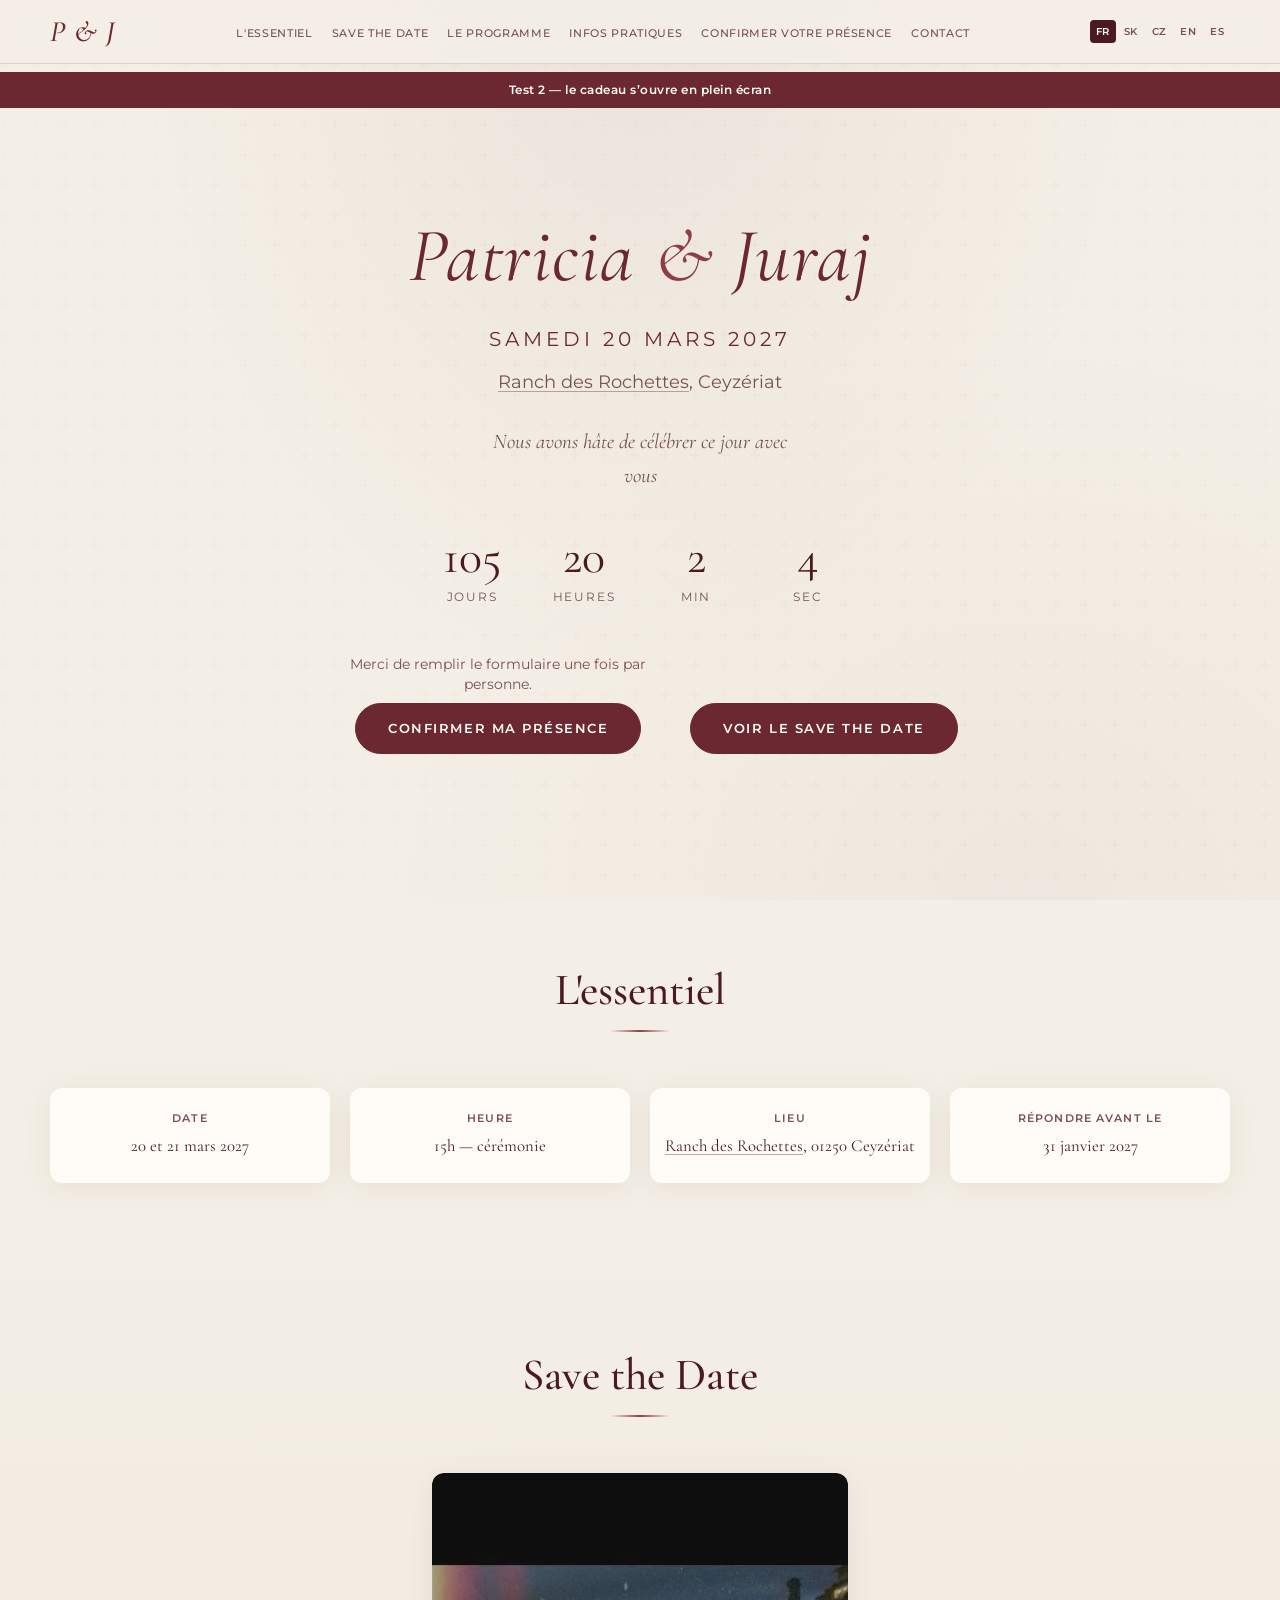
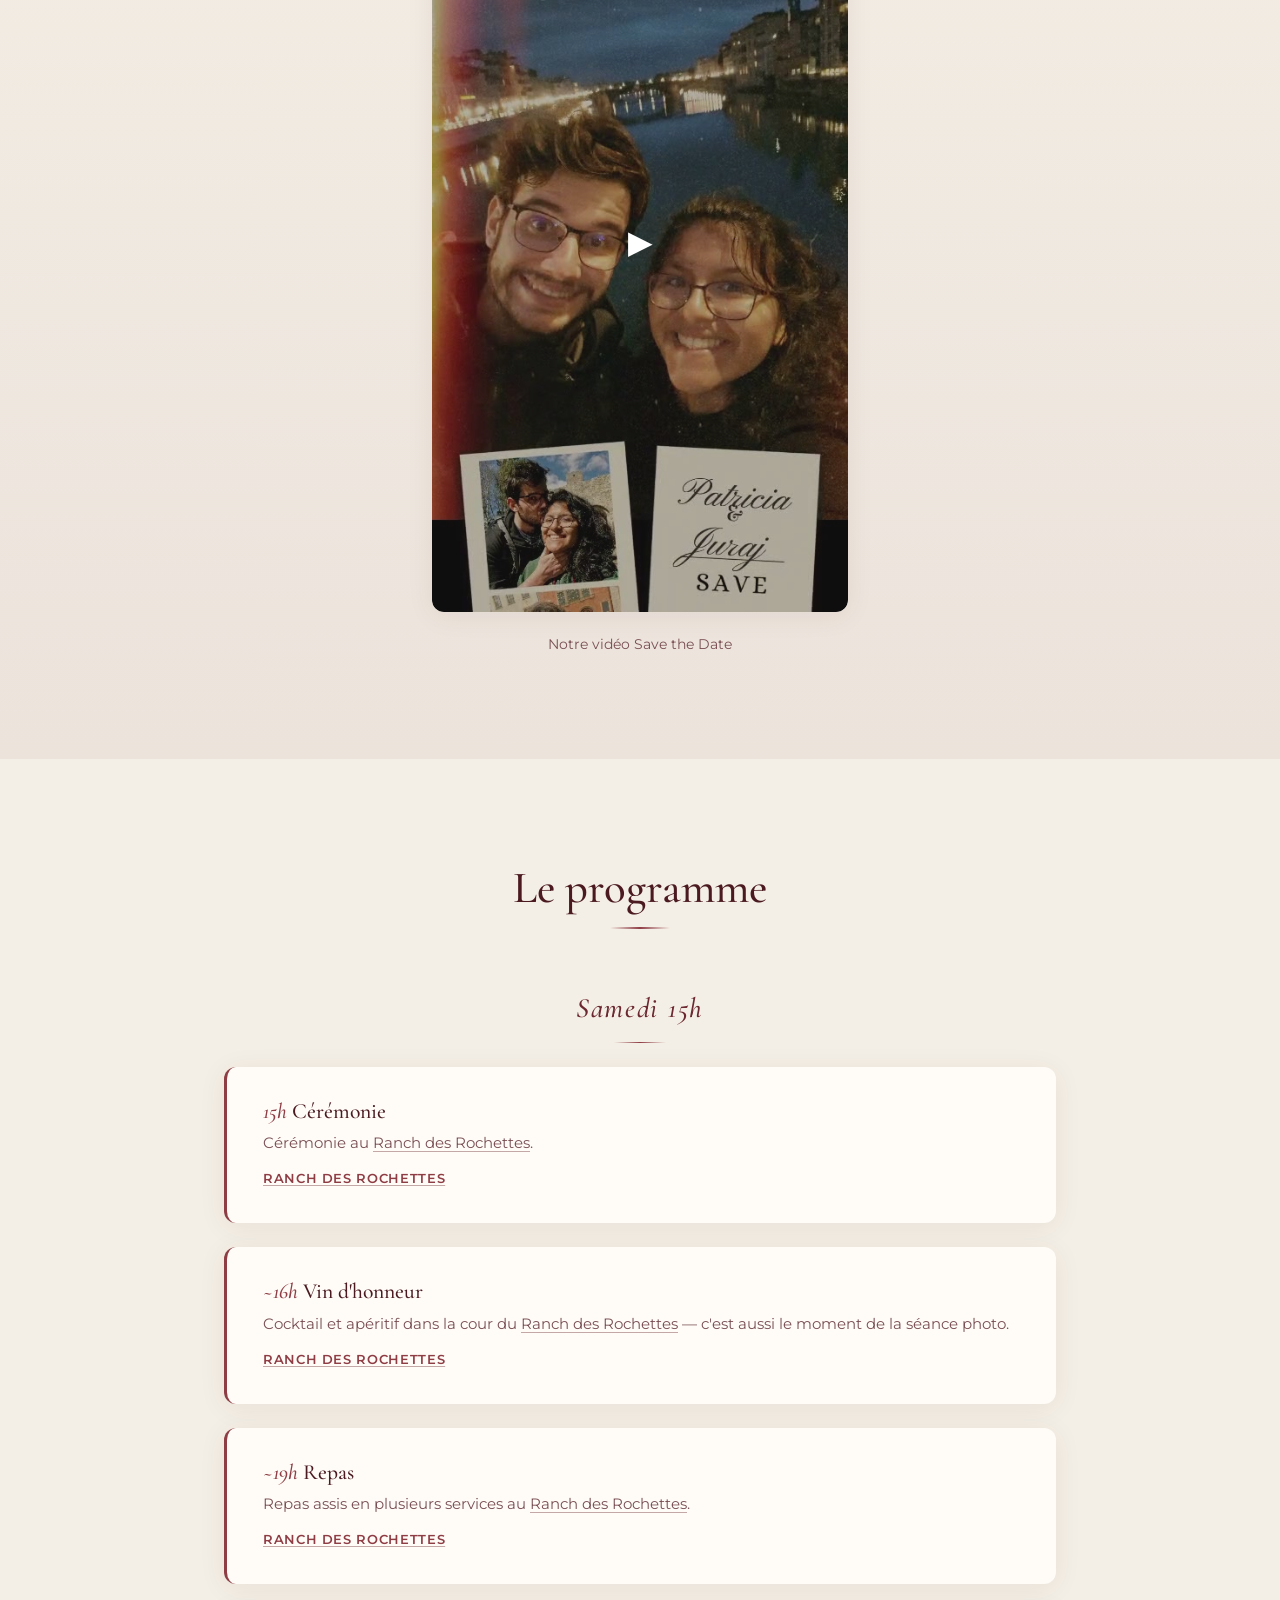
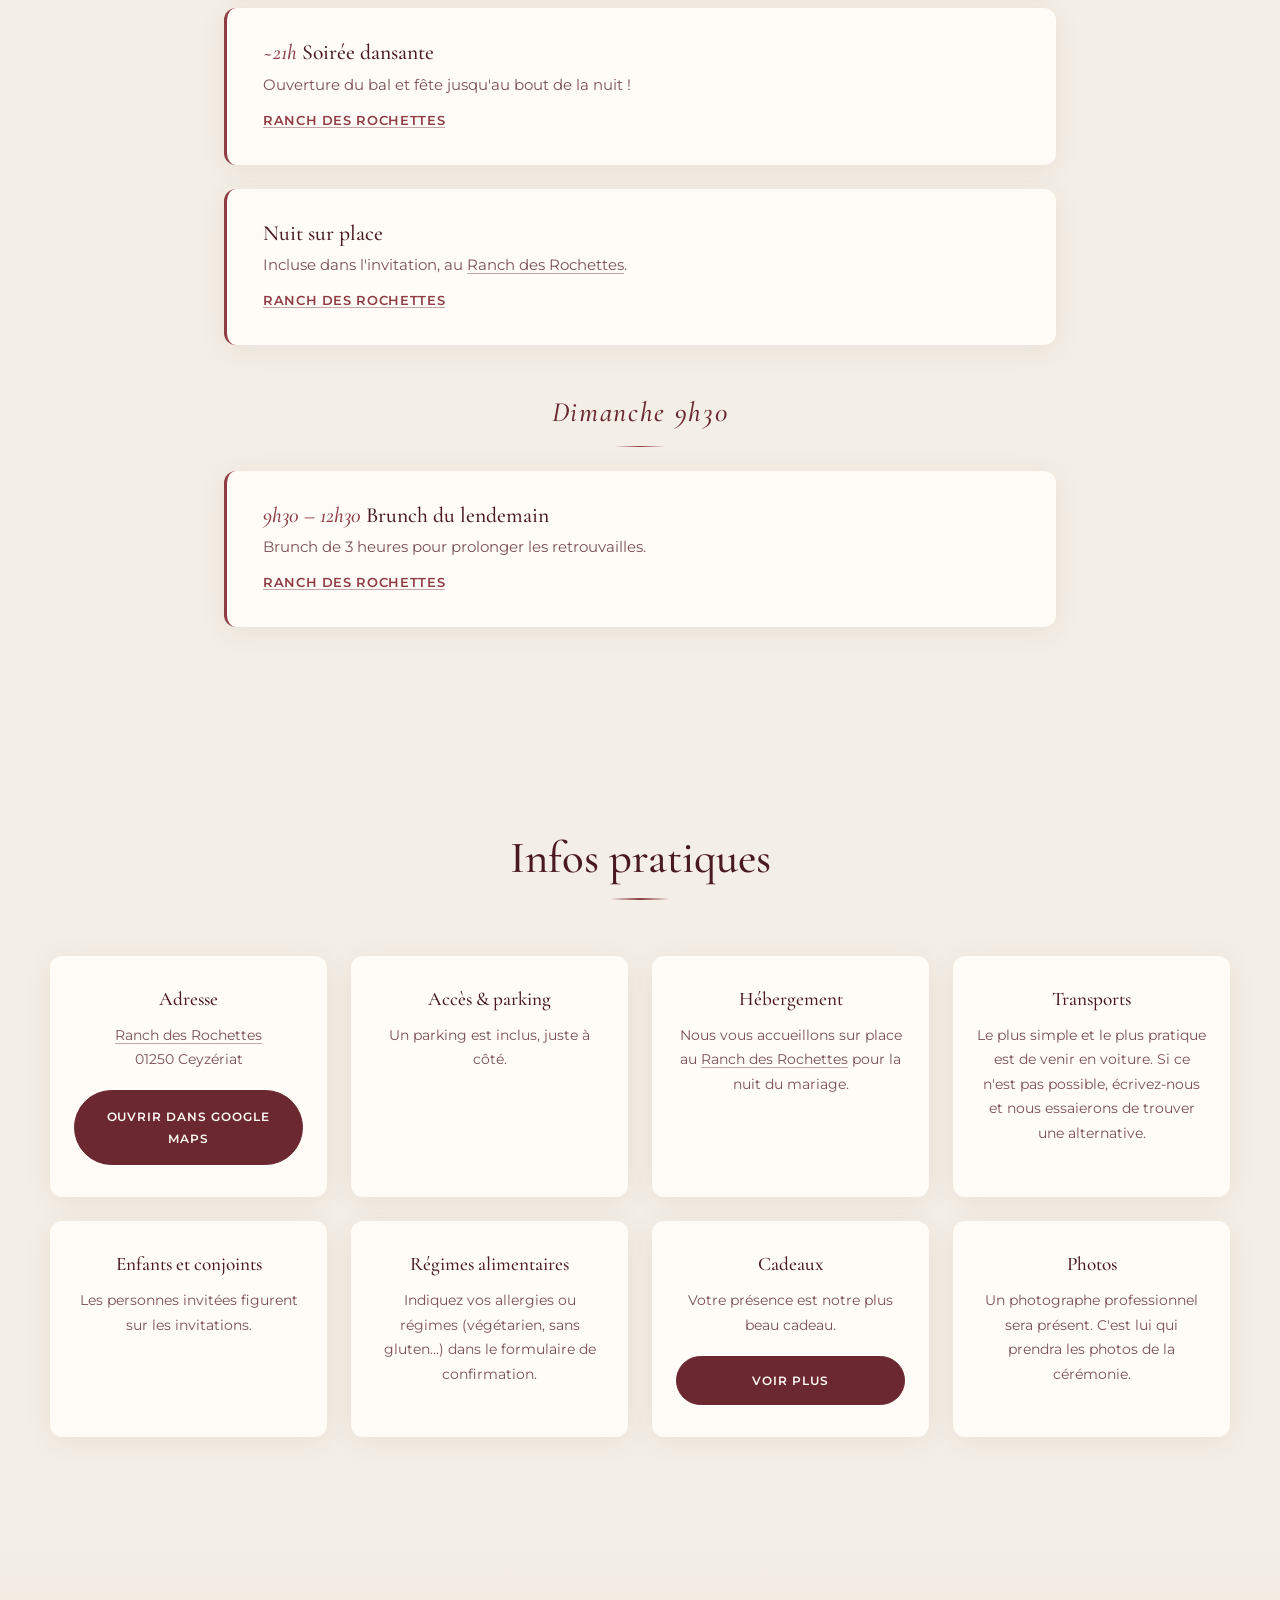
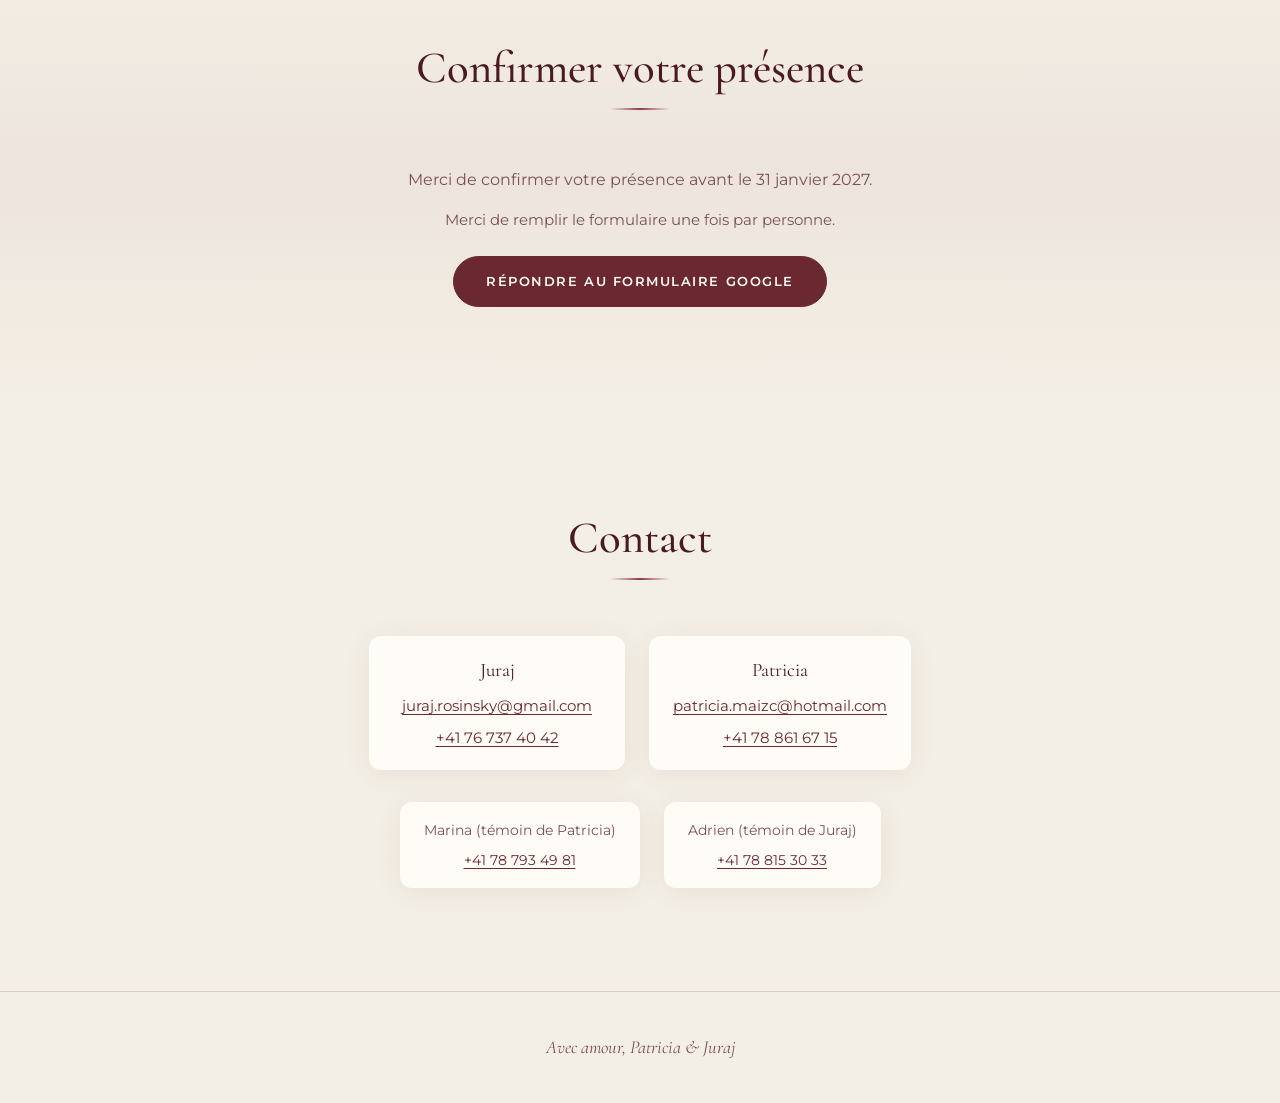
<file: test2/index.html>
<!DOCTYPE html>
<html lang="fr">
  <head>
    <meta charset="UTF-8" />
    <meta name="viewport" content="width=device-width, initial-scale=1.0" />
    <meta name="description" content="Mariage de Patricia et Juraj" />
    <meta name="robots" content="noindex, nofollow" />
    <title>Patricia & Juraj - test 2</title>
    <link rel="icon" href="../favicon.ico" sizes="any" />
    <link rel="icon" href="../assets/favicon.svg" type="image/svg+xml" />
    <link rel="apple-touch-icon" href="../assets/apple-touch-icon.png" />

    <link rel="preconnect" href="https://fonts.googleapis.com" />
    <link rel="preconnect" href="https://fonts.gstatic.com" crossorigin />
    <link
      href="https://fonts.googleapis.com/css2?family=Cormorant+Garamond:ital,wght@0,400;0,500;0,600;1,400;1,500;1,600&family=Montserrat:wght@400;500;600&display=swap"
      rel="stylesheet"
    />
    <link rel="stylesheet" href="css/styles.css" />
  </head>
  <body>
    <p class="test-banner">Test 2 — le cadeau s’ouvre en plein écran</p>
    <header class="header">
      <nav class="nav container" aria-label="Navigation principale">
        <a href="#accueil" class="nav-logo" id="nav-logo"></a>

        <ul id="nav-menu" class="nav-menu"></ul>

        <div class="nav-actions">
          <div id="lang-switch" class="lang-switch" role="group" aria-label="Changer la langue">
            <button type="button" class="lang-btn is-active" data-lang="fr" aria-pressed="true">FR</button>
            <button type="button" class="lang-btn" data-lang="sk" aria-pressed="false">SK</button>
            <button type="button" class="lang-btn" data-lang="cs" aria-pressed="false">CZ</button>
            <button type="button" class="lang-btn" data-lang="en" aria-pressed="false">EN</button>
            <button type="button" class="lang-btn" data-lang="es" aria-pressed="false">ES</button>
          </div>

          <button
            id="nav-toggle"
            class="nav-toggle"
            aria-label="Ouvrir le menu"
            aria-expanded="false"
            aria-controls="nav-menu"
          >
            <span></span>
            <span></span>
            <span></span>
          </button>
        </div>
      </nav>
    </header>

    <main>
      <section id="accueil" class="hero">
        <div class="hero-content reveal">
          <h1 id="hero-names" class="hero-names"></h1>
          <p id="hero-date" class="hero-date"></p>
          <p id="hero-location" class="hero-location"></p>
          <p id="hero-tagline" class="hero-tagline"></p>

          <div id="countdown" class="countdown" aria-live="polite"></div>

          <div class="hero-cta">
            <div class="hero-cta-rsvp">
              <p id="hero-cta-rsvp-hint" class="hero-cta-hint"></p>
              <a href="#rsvp" id="hero-cta-rsvp" class="btn btn-primary"></a>
            </div>
            <a href="#save-the-date" id="hero-cta-save-the-date" class="btn btn-primary"></a>
          </div>
        </div>
      </section>

      <section id="essentiel" class="section section--compact">
        <div class="container reveal">
          <header class="section-header">
            <h2 id="essentials-title" class="section-title"></h2>
            <div class="section-divider"></div>
          </header>
          <div id="essentials-grid" class="essentials-grid"></div>
        </div>
      </section>

      <section id="save-the-date" class="section section--media">
        <div class="container reveal">
          <header class="section-header">
            <h2 id="save-the-date-title" class="section-title"></h2>
            <div class="section-divider"></div>
          </header>
          <div id="media-grid" class="media-grid"></div>
        </div>
      </section>

      <section id="programme" class="section">
        <div class="container reveal">
          <header class="section-header">
            <h2 id="events-title" class="section-title"></h2>
            <div class="section-divider"></div>
          </header>
          <div id="events-list" class="events-list"></div>
        </div>
      </section>

      <section id="infos" class="section">
        <div class="container reveal">
          <header class="section-header">
            <h2 id="details-title" class="section-title"></h2>
            <div class="section-divider"></div>
          </header>
          <div id="details-grid" class="details-grid"></div>
        </div>
      </section>

      <section id="hebergement" class="section section--alt">
        <div class="container reveal">
          <header class="section-header">
            <h2 id="accommodation-title" class="section-title"></h2>
            <div class="section-divider"></div>
            <p id="accommodation-intro" class="section-intro"></p>
          </header>
          <div id="accommodation-list" class="accommodation-list"></div>
        </div>
      </section>

      <section id="faq" class="section">
        <div class="container reveal">
          <header class="section-header">
            <h2 id="faq-title" class="section-title"></h2>
            <div class="section-divider"></div>
          </header>
          <div id="faq-list" class="faq-list"></div>
        </div>
      </section>

      <section id="rsvp" class="section rsvp-section">
        <div class="container reveal">
          <header class="section-header">
            <h2 id="rsvp-title" class="section-title"></h2>
            <div class="section-divider"></div>
          </header>
          <div class="rsvp-wrapper">
            <p id="rsvp-message" class="rsvp-message"></p>
            <p id="rsvp-hint" class="rsvp-hint"></p>
            <div class="rsvp-actions">
              <a
                id="rsvp-form-link"
                class="btn btn-primary"
                href="#"
                target="_blank"
                rel="noopener noreferrer"
              ></a>
            </div>
          </div>
        </div>
      </section>

      <section id="contact" class="section">
        <div class="container reveal">
          <header class="section-header">
            <h2 id="contact-title" class="section-title"></h2>
            <div class="section-divider"></div>
          </header>
          <div id="contact-people" class="contact-people"></div>
          <div id="contact-witnesses" class="contact-witnesses"></div>
        </div>
      </section>
    </main>

    <footer class="footer">
      <p id="footer-text" class="footer-text container"></p>
    </footer>

    <div id="gifts-overlay" class="gifts-overlay" hidden>
      <div class="gifts-overlay-backdrop" data-close-gifts></div>
      <div class="gift-scene">
        <div class="gift-3d">
          <div class="gift-3d-lid" aria-hidden="true">
            <span class="gift-3d-band gift-3d-band--v"></span>
            <span class="gift-3d-band gift-3d-band--h"></span>
            <span class="gift-3d-bow">
              <span class="gift-3d-loop gift-3d-loop--l"></span>
              <span class="gift-3d-loop gift-3d-loop--r"></span>
              <span class="gift-3d-tail gift-3d-tail--l"></span>
              <span class="gift-3d-tail gift-3d-tail--r"></span>
              <span class="gift-3d-knot"></span>
            </span>
          </div>
          <div class="gift-3d-body">
            <span class="gift-3d-band gift-3d-band--v"></span>
            <span class="gift-3d-band gift-3d-band--h"></span>
            <div class="gift-3d-inner">
              <button type="button" class="gifts-overlay-close" data-close-gifts aria-label="Fermer">&times;</button>
              <h2 id="gifts-title" class="gifts-overlay-title"></h2>
              <p id="gifts-intro" class="gifts-overlay-intro"></p>
              <div id="gifts-iban" class="bank-details">
                <p class="bank-name">Patricia Maiz Calle</p>
                <p class="bank-iban">CH71 0878 1000 2317 8220 0</p>
                <p>SWQBCHZZXXX</p>
                <p>Swissquote Bank SA</p>
                <p>Chemin de la Crétaux 33 Case postale 319<br>1196 Gland<br>SWITZERLAND</p>
              </div>
            </div>
          </div>
        </div>
      </div>
    </div>

    <div id="lightbox" class="lightbox" hidden role="dialog" aria-modal="true">
      <div class="lightbox-backdrop"></div>
      <div class="lightbox-panel">
        <button class="lightbox-close" aria-label="Fermer">&times;</button>
        <div class="lightbox-content"></div>
        <p class="lightbox-caption"></p>
      </div>
    </div>

    <script type="module" src="js/main.js"></script>
  </body>
</html>
</file>
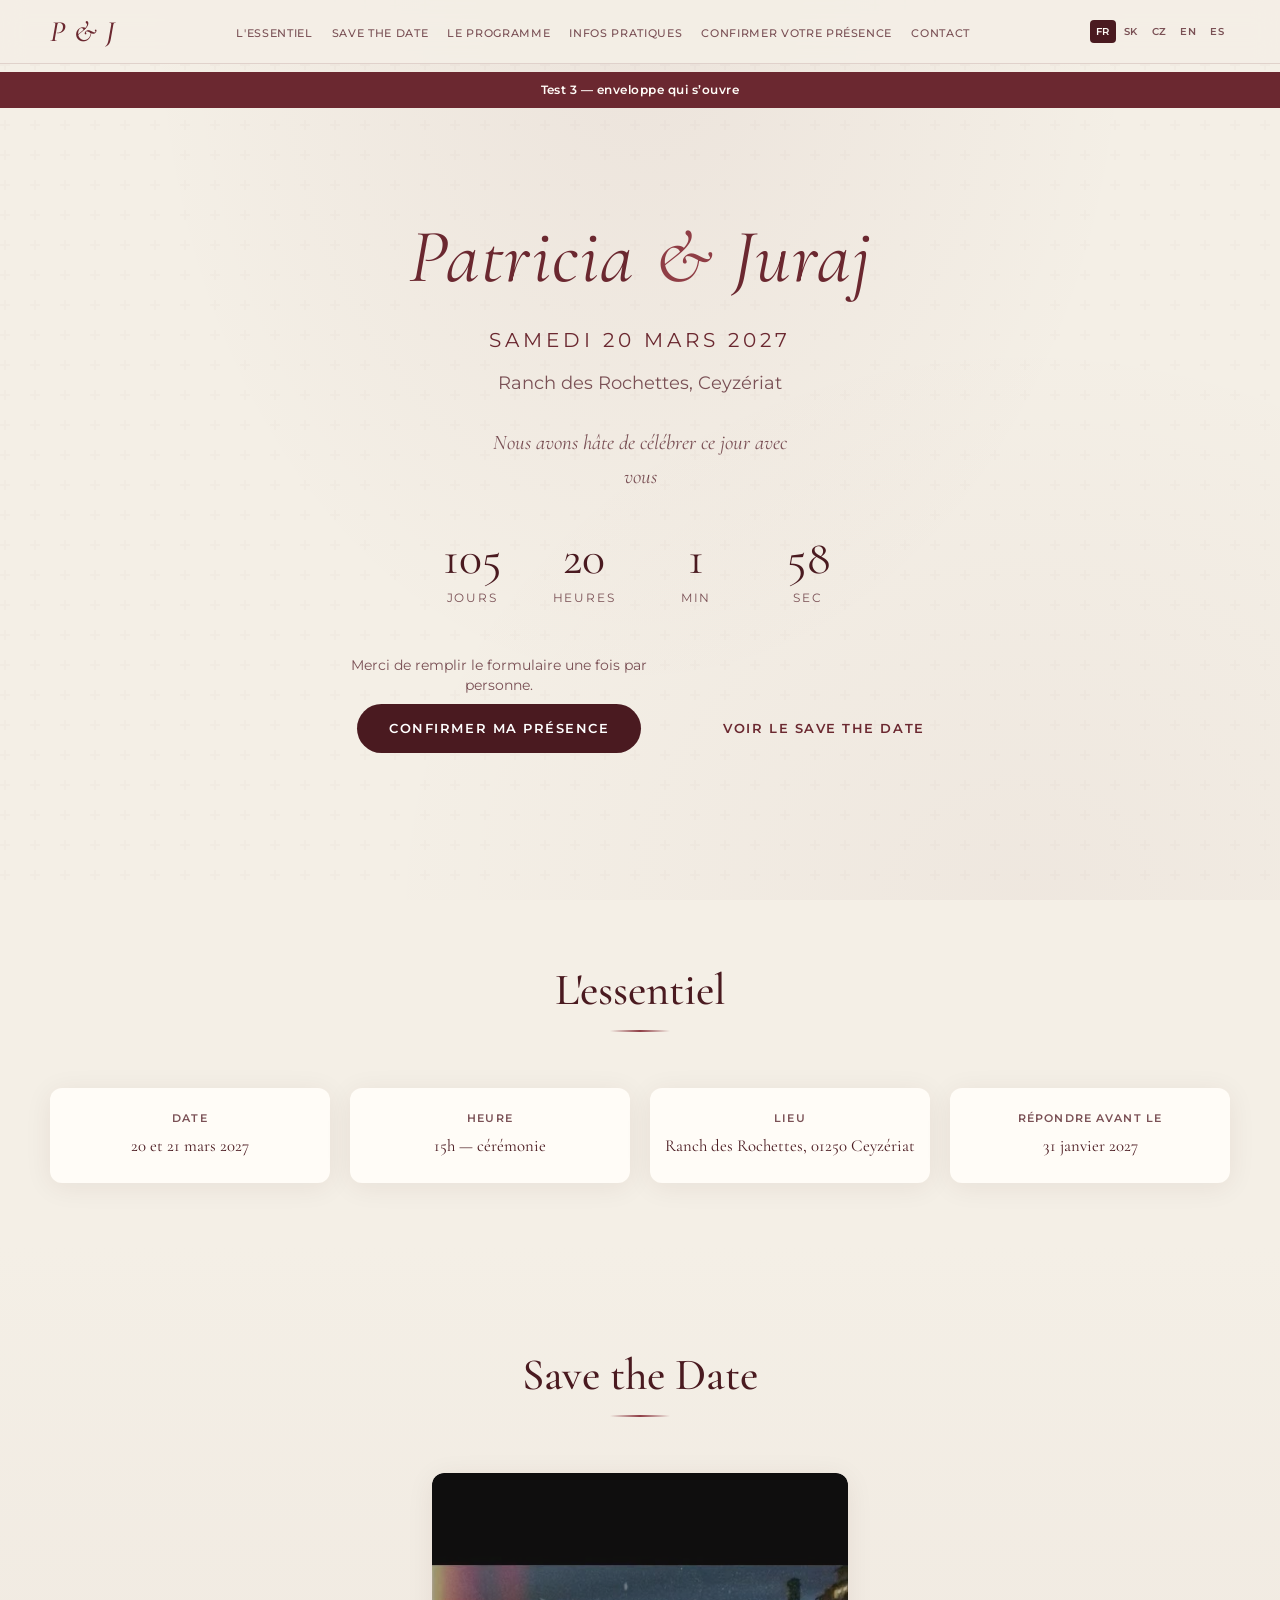
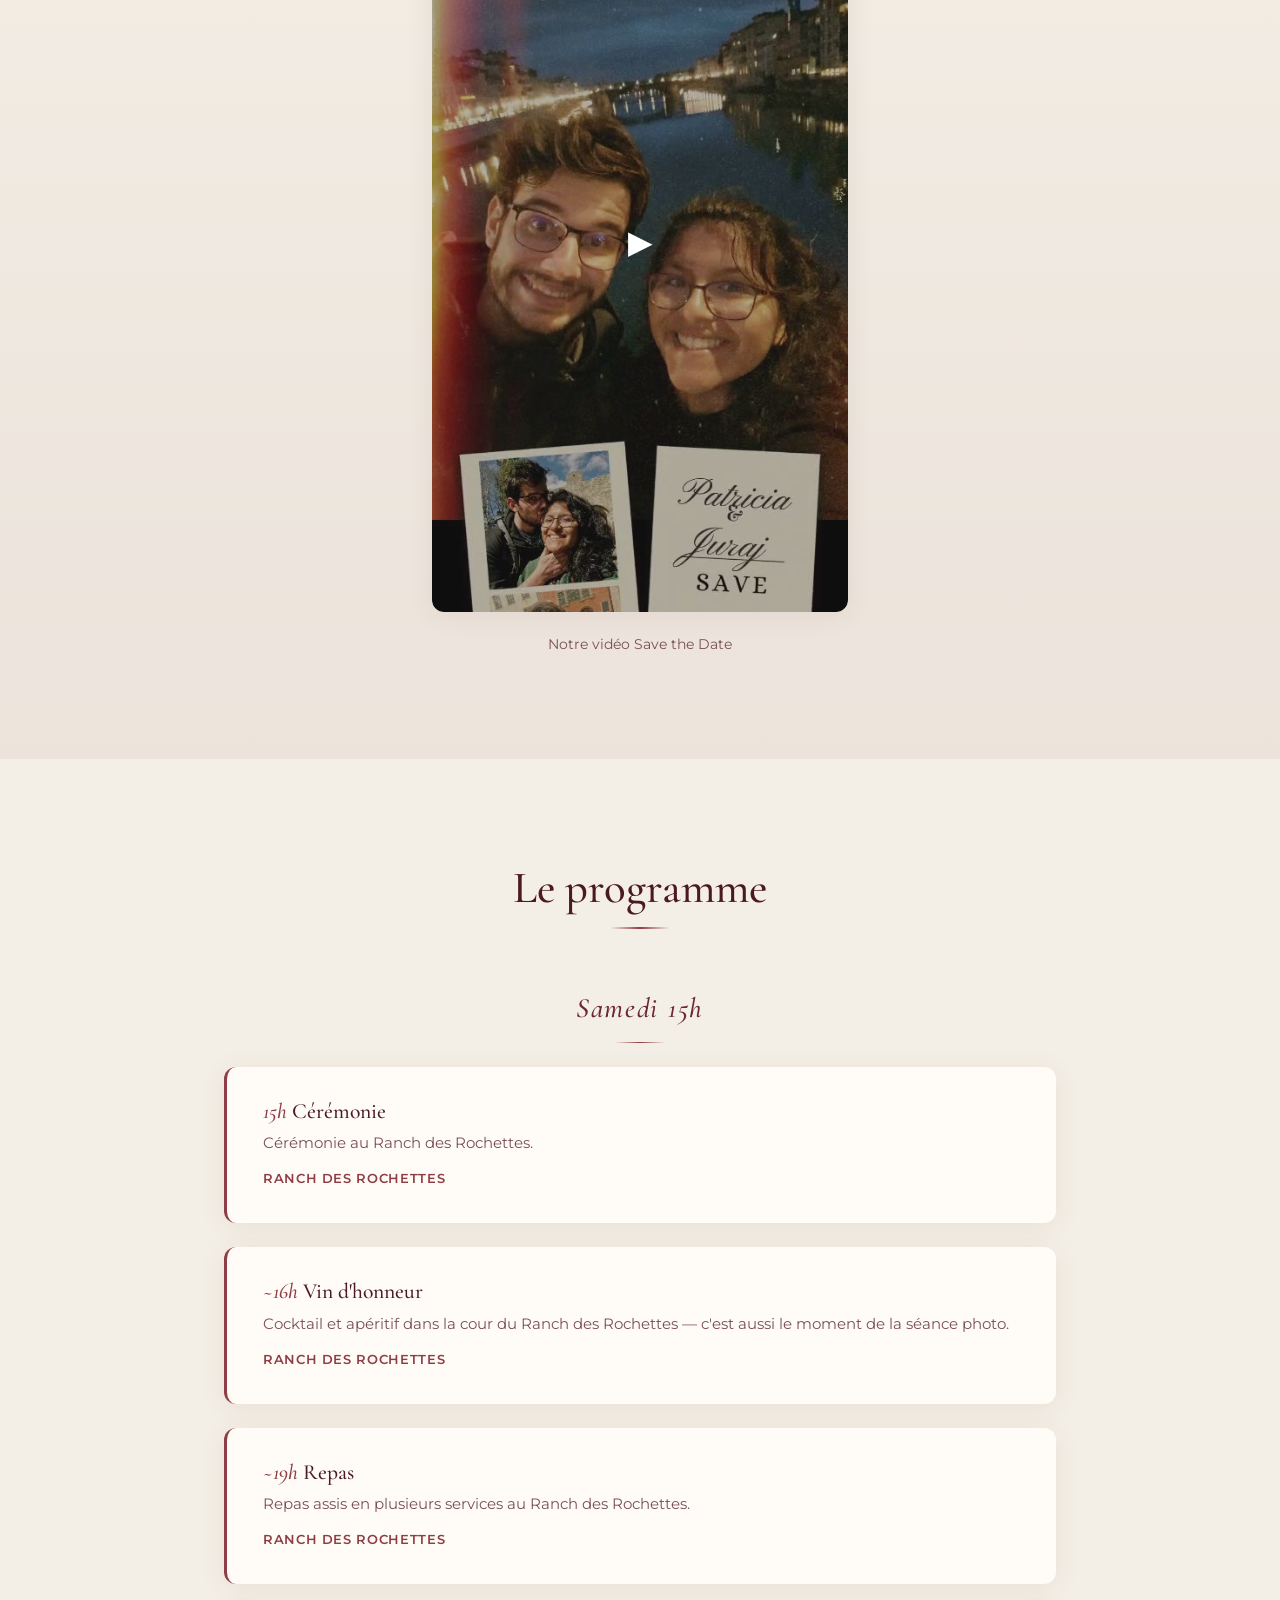
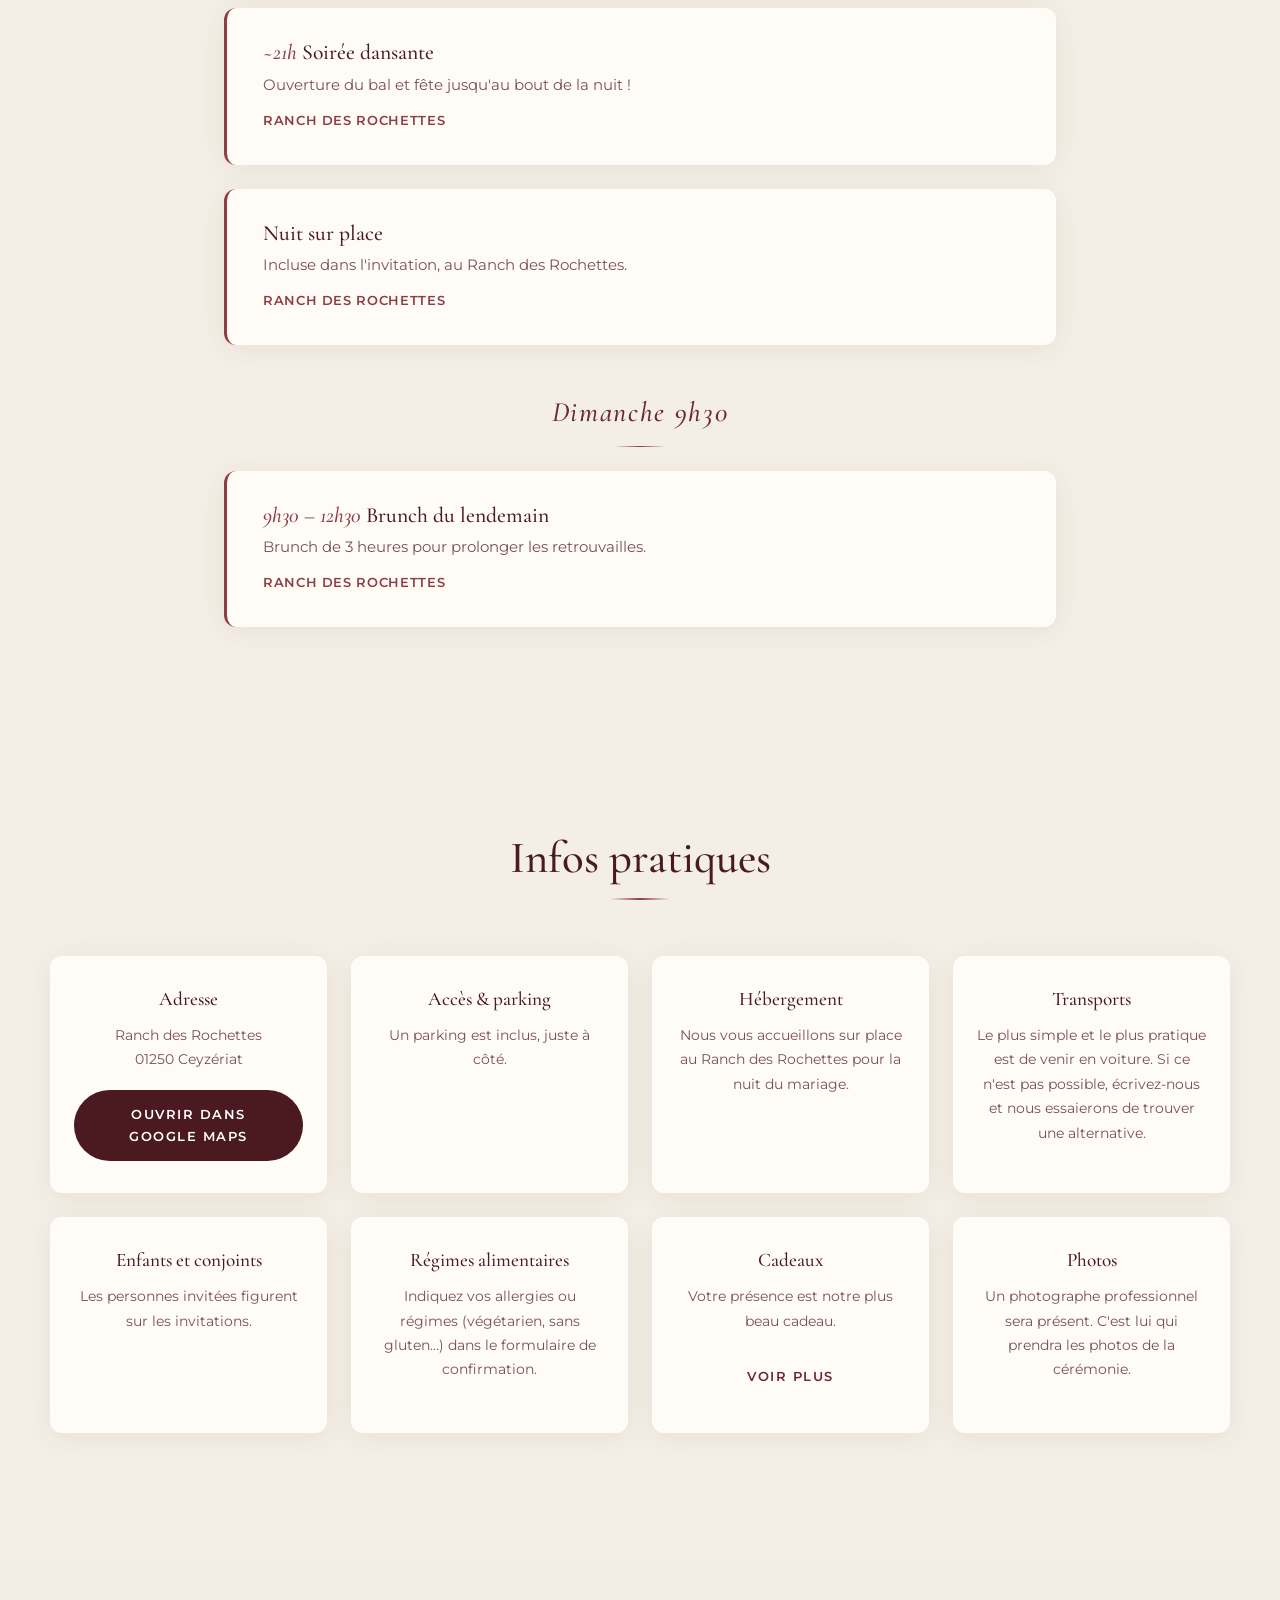
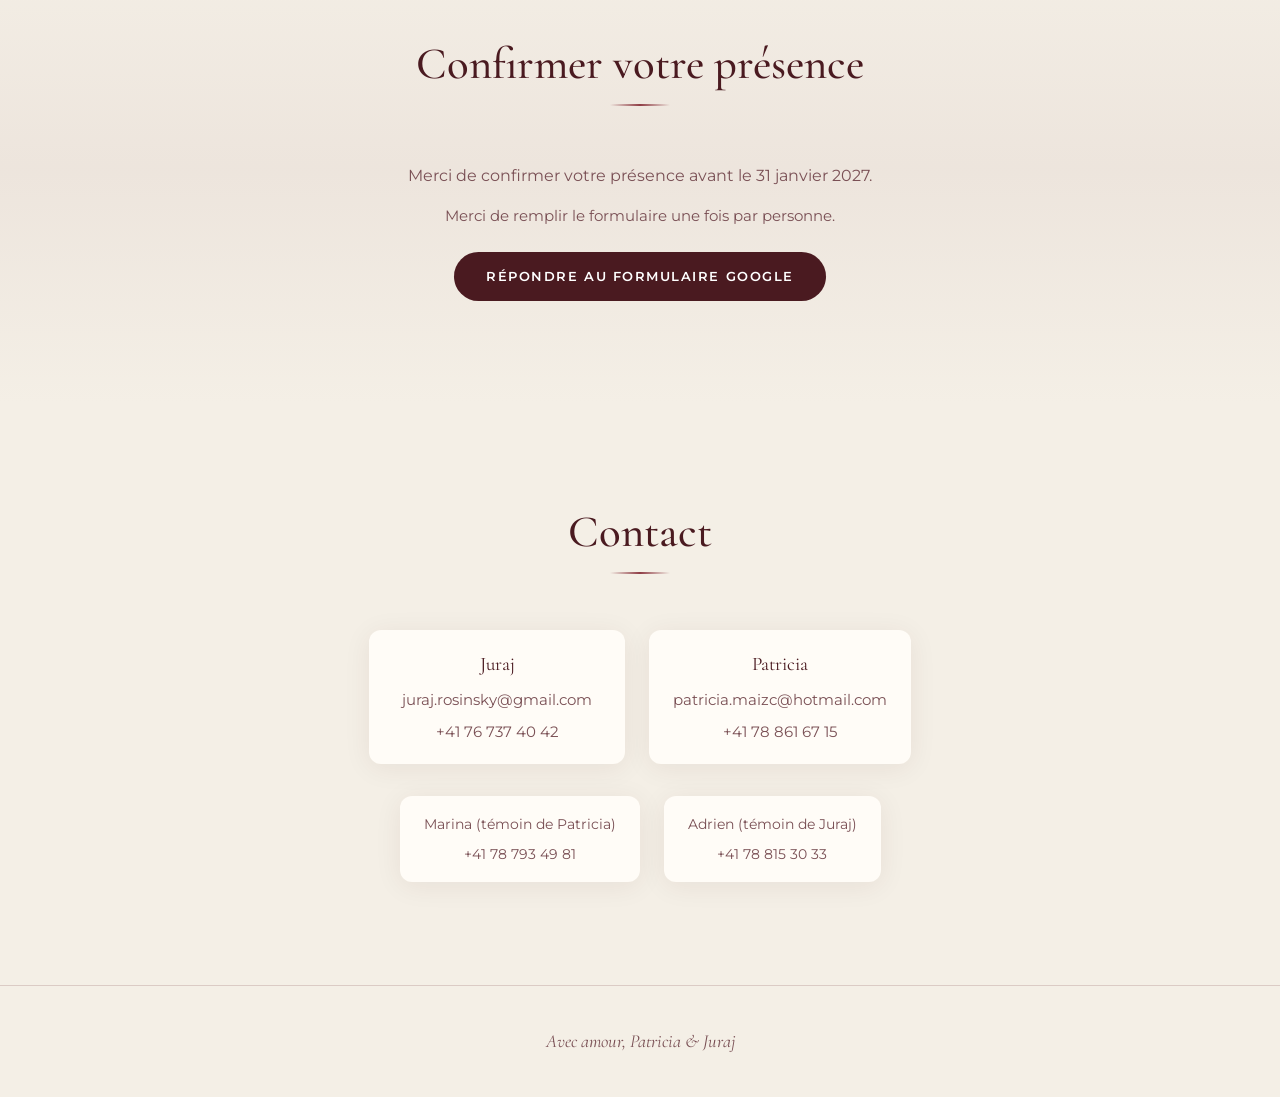
<file: test3/index.html>
<!DOCTYPE html>
<html lang="fr">
  <head>
    <meta charset="UTF-8" />
    <meta name="viewport" content="width=device-width, initial-scale=1.0" />
    <meta name="description" content="Mariage de Patricia et Juraj" />
    <meta name="robots" content="noindex, nofollow" />
    <title>Patricia & Juraj - test 3</title>
    <link rel="icon" href="../favicon.ico" sizes="any" />
    <link rel="icon" href="../assets/favicon.svg" type="image/svg+xml" />
    <link rel="apple-touch-icon" href="../assets/apple-touch-icon.png" />

    <link rel="preconnect" href="https://fonts.googleapis.com" />
    <link rel="preconnect" href="https://fonts.gstatic.com" crossorigin />
    <link
      href="https://fonts.googleapis.com/css2?family=Cormorant+Garamond:ital,wght@0,400;0,500;0,600;1,400;1,500;1,600&family=Montserrat:wght@400;500;600&display=swap"
      rel="stylesheet"
    />
    <link rel="stylesheet" href="css/styles.css" />
  </head>
  <body>
    <p class="test-banner">Test 3 — enveloppe qui s’ouvre</p>
    <header class="header">
      <nav class="nav container" aria-label="Navigation principale">
        <a href="#accueil" class="nav-logo" id="nav-logo"></a>

        <ul id="nav-menu" class="nav-menu"></ul>

        <div class="nav-actions">
          <div id="lang-switch" class="lang-switch" role="group" aria-label="Changer la langue">
            <button type="button" class="lang-btn is-active" data-lang="fr" aria-pressed="true">FR</button>
            <button type="button" class="lang-btn" data-lang="sk" aria-pressed="false">SK</button>
            <button type="button" class="lang-btn" data-lang="cs" aria-pressed="false">CZ</button>
            <button type="button" class="lang-btn" data-lang="en" aria-pressed="false">EN</button>
            <button type="button" class="lang-btn" data-lang="es" aria-pressed="false">ES</button>
          </div>

          <button
            id="nav-toggle"
            class="nav-toggle"
            aria-label="Ouvrir le menu"
            aria-expanded="false"
            aria-controls="nav-menu"
          >
            <span></span>
            <span></span>
            <span></span>
          </button>
        </div>
      </nav>
    </header>

    <main>
      <section id="accueil" class="hero">
        <div class="hero-content reveal">
          <h1 id="hero-names" class="hero-names"></h1>
          <p id="hero-date" class="hero-date"></p>
          <p id="hero-location" class="hero-location"></p>
          <p id="hero-tagline" class="hero-tagline"></p>

          <div id="countdown" class="countdown" aria-live="polite"></div>

          <div class="hero-cta">
            <div class="hero-cta-rsvp">
              <p id="hero-cta-rsvp-hint" class="hero-cta-hint"></p>
              <a href="#rsvp" id="hero-cta-rsvp" class="btn btn-primary"></a>
            </div>
            <a href="#save-the-date" id="hero-cta-save-the-date" class="btn btn-outline"></a>
          </div>
        </div>
      </section>

      <section id="essentiel" class="section section--compact">
        <div class="container reveal">
          <header class="section-header">
            <h2 id="essentials-title" class="section-title"></h2>
            <div class="section-divider"></div>
          </header>
          <div id="essentials-grid" class="essentials-grid"></div>
        </div>
      </section>

      <section id="save-the-date" class="section section--media">
        <div class="container reveal">
          <header class="section-header">
            <h2 id="save-the-date-title" class="section-title"></h2>
            <div class="section-divider"></div>
          </header>
          <div id="media-grid" class="media-grid"></div>
        </div>
      </section>

      <section id="programme" class="section">
        <div class="container reveal">
          <header class="section-header">
            <h2 id="events-title" class="section-title"></h2>
            <div class="section-divider"></div>
          </header>
          <div id="events-list" class="events-list"></div>
        </div>
      </section>

      <section id="infos" class="section">
        <div class="container reveal">
          <header class="section-header">
            <h2 id="details-title" class="section-title"></h2>
            <div class="section-divider"></div>
          </header>
          <div id="details-grid" class="details-grid"></div>
          <div id="gifts-letter" class="gifts-letter" hidden>
            <button type="button" class="gifts-overlay-close" aria-label="Fermer">&times;</button>
            <div class="envelope" aria-hidden="true">
              <div class="envelope-flap"></div>
              <div class="envelope-pocket"></div>
            </div>
            <div class="gifts-overlay-content">
              <h2 id="gifts-title" class="gifts-overlay-title"></h2>
              <p id="gifts-intro" class="gifts-overlay-intro"></p>
              <div id="gifts-list" class="gifts-list"></div>
              <p id="gifts-note" class="gifts-note"></p>
            </div>
          </div>
        </div>
      </section>

      <section id="hebergement" class="section section--alt">
        <div class="container reveal">
          <header class="section-header">
            <h2 id="accommodation-title" class="section-title"></h2>
            <div class="section-divider"></div>
            <p id="accommodation-intro" class="section-intro"></p>
          </header>
          <div id="accommodation-list" class="accommodation-list"></div>
        </div>
      </section>

      <section id="faq" class="section">
        <div class="container reveal">
          <header class="section-header">
            <h2 id="faq-title" class="section-title"></h2>
            <div class="section-divider"></div>
          </header>
          <div id="faq-list" class="faq-list"></div>
        </div>
      </section>

      <section id="rsvp" class="section rsvp-section">
        <div class="container reveal">
          <header class="section-header">
            <h2 id="rsvp-title" class="section-title"></h2>
            <div class="section-divider"></div>
          </header>
          <div class="rsvp-wrapper">
            <p id="rsvp-message" class="rsvp-message"></p>
            <p id="rsvp-hint" class="rsvp-hint"></p>
            <div class="rsvp-actions">
              <a
                id="rsvp-form-link"
                class="btn btn-primary"
                href="#"
                target="_blank"
                rel="noopener noreferrer"
              ></a>
            </div>
          </div>
        </div>
      </section>

      <section id="contact" class="section">
        <div class="container reveal">
          <header class="section-header">
            <h2 id="contact-title" class="section-title"></h2>
            <div class="section-divider"></div>
          </header>
          <div id="contact-people" class="contact-people"></div>
          <div id="contact-witnesses" class="contact-witnesses"></div>
        </div>
      </section>
    </main>

    <footer class="footer">
      <p id="footer-text" class="footer-text container"></p>
    </footer>

    <div id="lightbox" class="lightbox" hidden role="dialog" aria-modal="true">
      <div class="lightbox-backdrop"></div>
      <div class="lightbox-panel">
        <button class="lightbox-close" aria-label="Fermer">&times;</button>
        <div class="lightbox-content"></div>
        <p class="lightbox-caption"></p>
      </div>
    </div>

    <script type="module" src="js/main.js"></script>
  </body>
</html>
</file>
<file: css/styles.css>
/* ── Variables (overridden by JS from config) ── */
:root {
  --color-background: #f4efe6;
  --color-surface: #fffcf7;
  --color-text: #4a1a20;
  --color-text-muted: #7a5055;
  --color-accent: #6b2830;
  --color-accent-dark: #4a1a20;
  --color-gold: #8f3d45;

  --bordeaux-rgb: 107, 40, 48;
  --ivory-rgb: 244, 239, 230;

  --font-heading: "Cormorant Garamond", Georgia, serif;
  --font-body: "Montserrat", system-ui, sans-serif;

  --radius: 12px;
  --shadow: 0 4px 28px rgba(74, 26, 32, 0.07);
  --max-width: 1180px;
  --section-padding: clamp(3.5rem, 8vw, 6.5rem);
  --header-height: 3.75rem;
}

/* ── Reset & base ── */
*,
*::before,
*::after {
  box-sizing: border-box;
  margin: 0;
  padding: 0;
}

html {
  scroll-behavior: smooth;
  scroll-padding-top: calc(var(--header-height) + 1rem);
}

body {
  font-family: var(--font-body);
  font-size: 1rem;
  line-height: 1.7;
  color: var(--color-text);
  background: var(--color-background);
  -webkit-font-smoothing: antialiased;
}

img {
  max-width: 100%;
  display: block;
}

a {
  color: var(--color-accent);
  text-decoration: none;
  transition: color 0.2s;
}

a:hover,
a:focus-visible {
  color: var(--color-accent-dark);
}

h1,
h2,
h3 {
  font-family: var(--font-heading);
  font-weight: 500;
  line-height: 1.2;
}

.container {
  width: min(var(--max-width), 100% - clamp(1.25rem, 4vw, 3rem));
  margin-inline: auto;
}

.section {
  padding-block: var(--section-padding);
}

.section-header {
  text-align: center;
  margin-bottom: 3rem;
}

.section-title {
  font-size: clamp(2rem, 5vw, 3rem);
  color: var(--color-text);
  margin-bottom: 0.75rem;
}

.section-divider {
  width: 60px;
  height: 2px;
  background: linear-gradient(90deg, transparent, var(--color-gold), transparent);
  margin-inline: auto;
}

/* ── Reveal animation ── */
.reveal {
  opacity: 0;
  transform: translateY(24px);
  transition: opacity 0.7s ease, transform 0.7s ease;
}

.reveal.is-visible {
  opacity: 1;
  transform: translateY(0);
}

/* ── Navigation ── */
.header {
  position: fixed;
  inset: 0 0 auto;
  z-index: 100;
  background: rgba(var(--ivory-rgb), 0.94);
  backdrop-filter: blur(12px);
  border-bottom: 1px solid rgba(var(--bordeaux-rgb), 0.15);
}

.nav {
  display: flex;
  align-items: center;
  justify-content: space-between;
  gap: 0.75rem 1rem;
  padding-block: 0.65rem;
  min-height: 2.5rem;
}

.nav-actions {
  display: flex;
  align-items: center;
  gap: 0.65rem;
  flex-shrink: 0;
}

.lang-switch {
  display: flex;
  align-items: center;
  gap: 0.15rem;
  flex-shrink: 0;
  flex-wrap: wrap;
  justify-content: flex-end;
}

.lang-btn {
  background: none;
  border: none;
  cursor: pointer;
  font-family: var(--font-body);
  font-size: 0.65rem;
  font-weight: 600;
  letter-spacing: 0.06em;
  color: var(--color-text-muted);
  padding: 0.3rem 0.35rem;
  border-radius: 4px;
  transition: color 0.2s, background 0.2s;
}

.lang-btn:hover,
.lang-btn:focus-visible {
  color: var(--color-accent-dark);
  background: rgba(var(--bordeaux-rgb), 0.08);
}

.lang-btn:focus-visible {
  outline: 2px solid var(--color-accent);
  outline-offset: 2px;
}

.lang-btn.is-active {
  color: var(--color-surface);
  background: var(--color-accent-dark);
}

.nav-logo {
  font-family: var(--font-heading);
  font-size: 1.5rem;
  font-weight: 500;
  font-style: italic;
  color: var(--color-accent);
  letter-spacing: 0.04em;
  flex-shrink: 0;
  line-height: 1.2;
}

.nav-toggle {
  display: none;
  background: none;
  border: none;
  cursor: pointer;
  padding: 0.5rem;
}

.nav-toggle span {
  display: block;
  width: 24px;
  height: 2px;
  background: var(--color-text);
  margin: 5px 0;
  transition: transform 0.3s;
}

.nav-menu {
  display: none;
  align-items: center;
  justify-content: center;
  flex-wrap: wrap;
  gap: 0.5rem 1.25rem;
  list-style: none;
  margin: 0;
  padding: 0;
}

.nav-link {
  font-size: 0.72rem;
  font-weight: 500;
  letter-spacing: 0.08em;
  text-transform: uppercase;
  color: var(--color-text-muted);
  padding: 0.35rem 0.15rem;
  white-space: nowrap;
}

.nav-link:hover,
.nav-link:focus-visible {
  color: var(--color-accent-dark);
}

/* ── Hero ── */
.hero {
  min-height: 100svh;
  display: flex;
  align-items: center;
  justify-content: center;
  text-align: center;
  padding: calc(var(--header-height) + 2.5rem) clamp(1rem, 4vw, 2rem) 4rem;
  background:
    radial-gradient(ellipse at 50% 0%, rgba(var(--bordeaux-rgb), 0.06) 0%, transparent 55%),
    radial-gradient(ellipse at 80% 100%, rgba(var(--bordeaux-rgb), 0.04) 0%, transparent 45%),
    var(--color-background);
  position: relative;
}

.hero::before {
  content: "";
  position: absolute;
  inset: 0;
  background: url("data:image/svg+xml,%3Csvg width='60' height='60' viewBox='0 0 60 60' xmlns='http://www.w3.org/2000/svg'%3E%3Cg fill='none' fill-rule='evenodd'%3E%3Cg fill='%236b2830' fill-opacity='0.035'%3E%3Cpath d='M36 34v-4h-2v4h-4v2h4v4h2v-4h4v-2h-4zm0-30V0h-2v4h-4v2h4v4h2V6h4V4h-4zM6 34v-4H4v4H0v2h4v4h2v-4h4v-2H6zM6 4V0H4v4H0v2h4v4h2V6h4V4H6z'/%3E%3C/g%3E%3C/g%3E%3C/svg%3E");
  opacity: 0.6;
  pointer-events: none;
}

.hero-content {
  position: relative;
  z-index: 1;
  width: min(100%, 40rem);
}

.hero-eyebrow {
  font-size: clamp(0.7rem, 1.5vw, 0.8rem);
  letter-spacing: 0.35em;
  text-transform: uppercase;
  color: var(--color-accent);
  margin-bottom: 1.25rem;
}

.hero-names {
  font-size: clamp(2.75rem, 8vw, 4.75rem);
  font-weight: 400;
  font-style: italic;
  letter-spacing: 0.02em;
  color: var(--color-accent);
  margin-bottom: 1.25rem;
}

.hero-date {
  font-size: clamp(0.95rem, 2vw, 1.25rem);
  letter-spacing: 0.2em;
  text-transform: uppercase;
  color: var(--color-accent);
  margin-bottom: 0.65rem;
}

.hero-location {
  font-size: clamp(0.95rem, 1.8vw, 1.1rem);
  color: var(--color-text-muted);
  margin-bottom: 1.75rem;
}

.venue-link {
  color: inherit;
  text-decoration: underline;
  text-decoration-color: rgba(var(--bordeaux-rgb), 0.4);
  text-underline-offset: 0.18em;
  cursor: pointer;
}

.venue-link:hover,
.venue-link:focus-visible {
  color: var(--color-accent);
  text-decoration-color: currentColor;
}

.hero-tagline {
  font-family: var(--font-heading);
  font-style: italic;
  font-size: clamp(1.05rem, 2.2vw, 1.3rem);
  color: var(--color-text-muted);
  max-width: 36ch;
  margin-inline: auto;
  margin-bottom: 2.5rem;
  line-height: 1.65;
}

.countdown {
  display: flex;
  justify-content: center;
  gap: clamp(1rem, 4vw, 2.5rem);
  flex-wrap: wrap;
}

.countdown-item {
  display: flex;
  flex-direction: column;
  align-items: center;
  min-width: 4.5rem;
}

.countdown-value {
  font-family: var(--font-heading);
  font-size: clamp(2rem, 5vw, 3rem);
  color: var(--color-accent-dark);
  line-height: 1;
}

.countdown-unit {
  font-size: 0.75rem;
  text-transform: uppercase;
  letter-spacing: 0.15em;
  color: var(--color-text-muted);
  margin-top: 0.35rem;
}

.countdown-label {
  font-family: var(--font-heading);
  font-size: 1.75rem;
  color: var(--color-accent-dark);
}

.hero-cta {
  margin-top: 3rem;
  display: flex;
  flex-wrap: wrap;
  gap: 1rem;
  justify-content: center;
  align-items: flex-end;
}

.hero-cta-rsvp {
  display: flex;
  flex-direction: column;
  align-items: center;
  gap: 0.55rem;
}

.hero-cta-hint {
  margin: 0;
  max-width: 22rem;
  font-size: 0.85rem;
  line-height: 1.45;
  color: var(--color-text-muted);
  text-align: center;
}

.hero-amp {
  cursor: pointer;
  display: inline-block;
  transition: color 0.2s, transform 0.2s;
  color: var(--color-gold);
}

.hero-amp:hover {
  color: var(--color-accent-dark);
}

.hero-amp.is-wiggle {
  animation: wiggle 0.5s ease;
}

@keyframes wiggle {
  0%, 100% { transform: rotate(0); }
  25% { transform: rotate(-8deg) scale(1.1); }
  75% { transform: rotate(8deg) scale(1.1); }
}

.section--compact {
  padding-block: clamp(2.5rem, 6vw, 4rem);
}

.section--alt {
  background: rgba(var(--bordeaux-rgb), 0.04);
}

.section-intro {
  max-width: 540px;
  margin: 1.5rem auto 0;
  color: var(--color-text-muted);
  text-align: center;
}

/* ── Essentials ── */
.essentials-grid {
  display: grid;
  grid-template-columns: repeat(2, minmax(0, 1fr));
  gap: clamp(0.75rem, 2vw, 1.25rem);
}

.essential-card {
  background: var(--color-surface);
  padding: 1.25rem 1rem;
  border-radius: var(--radius);
  box-shadow: var(--shadow);
  text-align: center;
}

.essential-label {
  font-size: 0.7rem;
  font-weight: 600;
  letter-spacing: 0.1em;
  text-transform: uppercase;
  color: var(--color-text-muted);
  margin-bottom: 0.25rem;
}

.essential-value {
  font-family: var(--font-heading);
  font-size: 1.05rem;
  color: var(--color-text);
}

/* ── Save the Date / Media ── */
.section--media {
  background: linear-gradient(180deg, var(--color-background), rgba(var(--bordeaux-rgb), 0.06));
}

.media-grid {
  display: flex;
  flex-wrap: wrap;
  justify-content: center;
  gap: clamp(1rem, 2.5vw, 1.75rem);
}

.media-card {
  margin: 0;
}

.media-card figcaption {
  margin-top: 0.75rem;
  text-align: center;
  font-size: 0.9rem;
  color: var(--color-text-muted);
}

.media-trigger {
  position: relative;
  width: 100%;
  padding: 0;
  border: none;
  border-radius: var(--radius);
  overflow: hidden;
  cursor: pointer;
  background: var(--color-surface);
  box-shadow: var(--shadow);
  transition: transform 0.25s, box-shadow 0.25s;
}

@media (hover: hover) {
  .media-trigger:hover {
    transform: translateY(-4px);
    box-shadow: 0 8px 32px rgba(44, 42, 40, 0.12);
  }
}

.media-thumb {
  width: 100%;
  aspect-ratio: 4 / 5;
  object-fit: cover;
}

.media-thumb--empty {
  display: block;
  background: #1a0a0c;
}

.media-card--vertical {
  width: min(22rem, 100%);
}

.media-card--video .media-thumb,
.media-card--vertical .media-video {
  width: 100%;
  aspect-ratio: 9 / 16;
  object-fit: cover;
  display: block;
  border-radius: var(--radius);
  background: #1a0a0c;
  box-shadow: var(--shadow);
}

.media-card--vertical .media-video {
  max-height: min(78vh, 38rem);
  object-fit: contain;
  background: #1a0a0c;
}

.media-play {
  position: absolute;
  inset: 0;
  display: grid;
  place-items: center;
  font-size: 2rem;
  color: white;
  background: rgba(44, 42, 40, 0.35);
  transition: background 0.2s;
}

.media-trigger:hover .media-play {
  background: rgba(44, 42, 40, 0.5);
}

.media-badge {
  position: absolute;
  top: 0.75rem;
  right: 0.75rem;
  background: var(--color-gold);
  color: white;
  font-size: 0.65rem;
  font-weight: 600;
  letter-spacing: 0.05em;
  text-transform: uppercase;
  padding: 0.35rem 0.65rem;
  border-radius: 999px;
}

/* ── Lightbox ── */
.lightbox {
  position: fixed;
  inset: 0;
  z-index: 200;
  display: grid;
  place-items: center;
}

.lightbox[hidden] {
  display: none;
}

.lightbox-backdrop {
  position: absolute;
  inset: 0;
  background: rgba(44, 42, 40, 0.85);
  backdrop-filter: blur(4px);
}

.lightbox-panel {
  position: relative;
  z-index: 1;
  width: min(420px, 92vw);
  max-height: 90vh;
  display: flex;
  flex-direction: column;
  align-items: center;
}

.lightbox-panel.is-video {
  width: auto;
  max-width: min(28rem, 92vw);
}

.lightbox-close {
  position: absolute;
  top: -2.5rem;
  right: 0;
  background: none;
  border: none;
  color: white;
  font-size: 2rem;
  cursor: pointer;
  line-height: 1;
}

.lightbox-content {
  width: 100%;
  border-radius: var(--radius);
  overflow: hidden;
  background: black;
}

.lightbox-content img,
.lightbox-content video {
  width: 100%;
  max-height: 75vh;
  object-fit: contain;
  display: block;
}

.lightbox-panel.is-video .lightbox-content {
  background: #000;
  display: flex;
  justify-content: center;
}

.lightbox-panel.is-video .lightbox-content video {
  width: auto;
  height: auto;
  max-width: min(28rem, 92vw);
  max-height: 88vh;
}

.lightbox-placeholder {
  padding: 3rem 2rem;
  text-align: center;
  color: white;
  background: var(--color-text);
}

.lightbox-placeholder code {
  background: rgba(255, 255, 255, 0.1);
  padding: 0.15rem 0.4rem;
  border-radius: 4px;
}

.lightbox-caption {
  margin-top: 1rem;
  color: white;
  text-align: center;
  font-family: var(--font-heading);
  font-size: 1.15rem;
}

.detail-link {
  display: inline-block;
  margin-top: 0.75rem;
  font-size: 0.85rem;
  font-weight: 600;
}

.detail-maps-btn {
  display: flex;
  align-items: center;
  justify-content: center;
  width: 100%;
  min-height: 3.1rem;
  margin-top: 1.15rem;
  padding: 0.95rem 1.25rem;
  font-size: 0.78rem;
  letter-spacing: 0.08em;
  text-align: center;
  box-sizing: border-box;
}


/* ── Accommodation ── */
.accommodation-list {
  display: grid;
  grid-template-columns: repeat(auto-fit, minmax(280px, 1fr));
  gap: 1.5rem;
}

.hotel-card {
  background: var(--color-surface);
  padding: 1.75rem;
  border-radius: var(--radius);
  box-shadow: var(--shadow);
}

.hotel-card h3 {
  font-size: 1.25rem;
  margin-bottom: 1rem;
}

.hotel-meta {
  list-style: none;
  display: flex;
  flex-direction: column;
  gap: 0.4rem;
  font-size: 0.9rem;
  color: var(--color-text-muted);
  margin-bottom: 0.5rem;
}

/* ── FAQ ── */
.faq-list {
  max-width: 640px;
  margin-inline: auto;
  display: flex;
  flex-direction: column;
  gap: 0.75rem;
}

.faq-item {
  background: var(--color-surface);
  border-radius: var(--radius);
  box-shadow: var(--shadow);
  overflow: hidden;
}

.faq-item summary {
  padding: 1.25rem 1.5rem;
  cursor: pointer;
  font-weight: 500;
  list-style: none;
  display: flex;
  justify-content: space-between;
  align-items: center;
}

.faq-item summary::-webkit-details-marker {
  display: none;
}

.faq-item summary::after {
  content: "+";
  font-size: 1.25rem;
  color: var(--color-gold);
  transition: transform 0.2s;
}

.faq-item[open] summary::after {
  transform: rotate(45deg);
}

.faq-item p {
  padding: 0 1.5rem 1.25rem;
  color: var(--color-text-muted);
  font-size: 0.95rem;
}

.contact-witnesses {
  display: flex;
  justify-content: center;
  gap: 1.5rem;
  flex-wrap: wrap;
  margin-top: 2rem;
}

.witness-card {
  display: flex;
  flex-direction: column;
  align-items: center;
  gap: 0.35rem;
  padding: 1rem 1.5rem;
  background: var(--color-surface);
  border-radius: var(--radius);
  box-shadow: var(--shadow);
  font-size: 0.9rem;
}

.witness-card span,
.witness-card a {
  color: var(--color-text-muted);
}

.witness-card a {
  color: var(--color-accent);
  text-decoration: underline;
  text-underline-offset: 0.18em;
}

/* ── Easter eggs ── */
.easter-toast {
  position: fixed;
  bottom: 2rem;
  left: 50%;
  transform: translateX(-50%) translateY(120%);
  z-index: 300;
  max-width: min(420px, 90vw);
  padding: 1rem 1.5rem;
  background: var(--color-text);
  color: white;
  border-radius: var(--radius);
  box-shadow: 0 8px 32px rgba(0, 0, 0, 0.25);
  text-align: center;
  font-size: 0.95rem;
  transition: transform 0.4s ease, opacity 0.4s;
  opacity: 0;
}

.easter-toast.is-visible {
  transform: translateX(-50%) translateY(0);
  opacity: 1;
}

.confetti-canvas {
  position: fixed;
  inset: 0;
  z-index: 250;
  pointer-events: none;
}

.floating-heart {
  position: fixed;
  bottom: -2rem;
  z-index: 250;
  width: 10px;
  height: 10px;
  background: var(--color-accent);
  transform: rotate(45deg);
  pointer-events: none;
  animation: float-up linear forwards;
}

@keyframes float-up {
  from {
    transform: translateY(0) rotate(45deg);
    opacity: 1;
  }
  to {
    transform: translateY(-110vh) rotate(45deg);
    opacity: 0;
  }
}

.btn,
.btn-primary,
.btn-outline {
  display: inline-flex;
  align-items: center;
  justify-content: center;
  padding: 0.85rem 2rem;
  font-family: var(--font-body);
  font-size: 0.8rem;
  font-weight: 600;
  letter-spacing: 0.12em;
  text-transform: uppercase;
  text-decoration: none;
  color: var(--color-surface);
  background: var(--color-accent);
  border: 1.5px solid var(--color-accent);
  border-radius: 999px;
  cursor: pointer;
  transition: transform 0.2s, box-shadow 0.2s, background 0.2s, border-color 0.2s, color 0.2s;
}

a.btn,
a.btn:hover,
a.btn:focus-visible,
a.btn-primary,
a.btn-primary:hover,
a.btn-outline,
a.btn-outline:hover {
  color: var(--color-surface);
  text-decoration: none;
}

.btn:hover,
.btn:focus-visible,
.btn-primary:hover,
.btn-primary:focus-visible,
.btn-outline:hover,
.btn-outline:focus-visible {
  background: var(--color-accent-dark);
  border-color: var(--color-accent-dark);
  color: var(--color-surface);
}

.btn:focus-visible,
.btn-primary:focus-visible,
.btn-outline:focus-visible {
  outline: 2px solid var(--color-accent);
  outline-offset: 3px;
}

@media (hover: hover) {
  .btn:hover,
  .btn-primary:hover,
  .btn-outline:hover {
    transform: translateY(-2px);
    box-shadow: var(--shadow);
  }
}

/* ── Story ── */
.story-content {
  max-width: 640px;
  margin-inline: auto;
  text-align: center;
}

.story-content p {
  margin-bottom: 1.25rem;
  color: var(--color-text-muted);
  font-size: 1.05rem;
}

.story-content p:last-child {
  margin-bottom: 0;
}

/* ── Events ── */
.events-list {
  display: flex;
  flex-direction: column;
  gap: clamp(1rem, 2vw, 1.5rem);
  max-width: min(52rem, 100%);
  margin-inline: auto;
}

.event-day {
  display: flex;
  justify-content: center;
}

.event-card + .event-day {
  margin-top: 1.25rem;
}

.event-day-label {
  font-family: var(--font-heading);
  font-style: italic;
  font-weight: 500;
  font-size: 1.55rem;
  letter-spacing: 0.06em;
  color: var(--color-accent);
  text-align: center;
}

.event-day-label::after {
  content: "";
  display: block;
  width: 52px;
  height: 1px;
  margin: 0.55rem auto 0;
  background: linear-gradient(90deg, transparent, var(--color-gold), transparent);
}

.event-card {
  background: var(--color-surface);
  padding: 1.75rem;
  border-radius: var(--radius);
  box-shadow: var(--shadow);
  border-left: 3px solid var(--color-gold);
}

.event-body h3 {
  font-size: 1.35rem;
  margin-bottom: 0.35rem;
}

.event-time {
  font-style: italic;
  font-weight: 500;
  color: var(--color-gold);
}

.event-body p {
  color: var(--color-text-muted);
  font-size: 0.95rem;
  margin-bottom: 0.5rem;
}

.event-location {
  font-size: 0.8rem;
  font-weight: 600;
  letter-spacing: 0.05em;
  text-transform: uppercase;
  color: var(--color-gold);
}

/* ── Details grid ── */
.details-grid {
  display: grid;
  grid-template-columns: repeat(auto-fit, minmax(240px, 1fr));
  gap: 1.5rem;
}

.detail-card {
  display: flex;
  flex-direction: column;
  align-items: center;
  background: var(--color-surface);
  padding: 2rem 1.5rem;
  border-radius: var(--radius);
  box-shadow: var(--shadow);
  text-align: center;
}

.detail-card h3 {
  font-size: 1.2rem;
  margin-bottom: 0.75rem;
}

.detail-card p {
  font-size: 0.9rem;
  color: var(--color-text-muted);
}

#gift-pack {
  cursor: pointer;
}

.gifts-overlay {
  position: fixed;
  inset: 0;
  z-index: 210;
}

.gifts-overlay[hidden] {
  display: none;
}

.gifts-overlay-backdrop {
  position: absolute;
  inset: 0;
  background: rgba(44, 16, 20, 0.55);
  backdrop-filter: blur(5px);
  opacity: 0;
  transition: opacity 0.4s ease;
}

.gifts-overlay.is-dim .gifts-overlay-backdrop {
  opacity: 1;
}

.gift-scene {
  position: fixed;
  z-index: 211;
  top: 0;
  left: 0;
  width: 240px;
  height: 240px;
  transition: top 0.85s cubic-bezier(0.22, 1, 0.36, 1), left 0.85s cubic-bezier(0.22, 1, 0.36, 1),
    width 0.85s cubic-bezier(0.22, 1, 0.36, 1), height 0.85s cubic-bezier(0.22, 1, 0.36, 1);
}

.gifts-overlay.is-center .gift-scene {
  top: calc(50vh - 7.5rem);
  left: calc(50vw - 7.5rem);
  width: 15rem;
  height: 15rem;
}

.gifts-overlay.is-full .gift-scene {
  top: 0;
  left: 0;
  width: 100%;
  height: 100%;
}

.gift-3d {
  position: relative;
  width: 100%;
  height: 100%;
  perspective: 900px;
}

.gift-3d-body {
  position: absolute;
  left: 12%;
  right: 12%;
  bottom: 10%;
  height: 68%;
  background: linear-gradient(180deg, #7a333b 0%, #6b2830 55%, #4a1a20 100%);
  border-radius: 3px 3px 8px 8px;
  box-shadow: 0 18px 28px rgba(44, 16, 20, 0.28), inset 10px 0 16px rgba(255, 252, 247, 0.07);
  overflow: hidden;
  transition: left 0.85s cubic-bezier(0.22, 1, 0.36, 1), right 0.85s cubic-bezier(0.22, 1, 0.36, 1),
    bottom 0.85s cubic-bezier(0.22, 1, 0.36, 1), height 0.85s cubic-bezier(0.22, 1, 0.36, 1),
    background 0.6s ease, border-radius 0.7s ease, box-shadow 0.6s ease;
}

.gift-3d-lid {
  position: absolute;
  z-index: 4;
  left: 8%;
  right: 8%;
  top: 16%;
  height: 30%;
  background: linear-gradient(180deg, #9a4650, #6b2830);
  border-radius: 6px;
  box-shadow: 0 8px 14px rgba(44, 16, 20, 0.22);
  transition: transform 0.7s cubic-bezier(0.22, 0.8, 0.28, 1), opacity 0.45s ease;
}

.gifts-overlay.is-lid .gift-3d-lid {
  transform: translateY(-135%);
}

.gifts-overlay.is-full .gift-3d-lid {
  transform: translateY(-210%);
  opacity: 0;
  pointer-events: none;
}

.gifts-overlay.is-full .gift-3d-body {
  left: 0;
  right: 0;
  bottom: 0;
  height: 100%;
  border-radius: 0;
  overflow: auto;
}

.gifts-overlay.is-reveal .gift-3d-body {
  background: var(--color-surface);
  box-shadow: none;
}

.gift-3d-band {
  position: absolute;
  background: #d4b07a;
  transition: opacity 0.4s ease;
  pointer-events: none;
}

.gift-3d-band--v {
  left: 50%;
  top: 0;
  bottom: 0;
  width: 0.85rem;
  transform: translateX(-50%);
}

.gift-3d-band--h {
  left: 0;
  right: 0;
  top: 50%;
  height: 0.85rem;
  transform: translateY(-50%);
}

.gift-3d-bow {
  position: absolute;
  z-index: 5;
  left: 50%;
  top: -0.55rem;
  width: 3.4rem;
  height: 2.4rem;
  transform: translateX(-50%);
  pointer-events: none;
}

.gifts-overlay:not(.is-center):not(.is-full) .gift-3d-bow {
  transform: translateX(-50%) scale(0.72);
  transform-origin: 50% 80%;
}

.gift-3d-loop {
  position: absolute;
  top: 0;
  width: 1.55rem;
  height: 1.15rem;
  border: 3px solid #d4b07a;
  border-radius: 50%;
  background: rgba(212, 176, 122, 0.28);
}

.gift-3d-loop--l {
  left: 0.1rem;
  transform: rotate(-32deg);
}

.gift-3d-loop--r {
  right: 0.1rem;
  transform: rotate(32deg);
}

.gift-3d-knot {
  position: absolute;
  left: 50%;
  top: 0.38rem;
  width: 0.62rem;
  height: 0.62rem;
  margin-left: -0.31rem;
  border-radius: 50%;
  background: #d4b07a;
  box-shadow: 0 0 0 2px #4a1a20;
}

.gift-3d-tail {
  position: absolute;
  top: 0.85rem;
  width: 0.42rem;
  height: 1.15rem;
  background: #d4b07a;
  border-radius: 0 0 40% 40%;
}

.gift-3d-tail--l {
  left: 1.15rem;
  transform: rotate(18deg);
}

.gift-3d-tail--r {
  right: 1.15rem;
  transform: rotate(-18deg);
}

.gifts-overlay.is-full .gift-3d-band {
  opacity: 0;
}

.gift-3d-inner {
  position: relative;
  z-index: 6;
  height: 100%;
  padding: 4.5rem 1.5rem 2.5rem;
  text-align: center;
  opacity: 0;
  transform: translateY(12px);
  transition: opacity 0.45s ease, transform 0.45s ease;
}

.gifts-overlay.is-reveal .gift-3d-inner {
  opacity: 1;
  transform: none;
}

.gifts-overlay-close {
  position: absolute;
  top: 0.75rem;
  right: 0.9rem;
  background: none;
  border: none;
  color: var(--color-text-muted);
  font-size: 1.85rem;
  line-height: 1;
  cursor: pointer;
}

.gifts-overlay-close:hover {
  color: var(--color-accent);
}

.gifts-overlay-title {
  font-family: var(--font-heading);
  font-style: italic;
  font-size: clamp(1.6rem, 4vw, 2.1rem);
  font-weight: 500;
  margin: 0.4rem 0 0.65rem;
}

.gifts-overlay-intro {
  margin: 0 auto 1.35rem;
  max-width: 46ch;
  color: var(--color-text-muted);
  font-size: 0.95rem;
}

.iban-inline {
  display: inline;
  margin: 0;
  padding: 0;
  border: 0;
  background: none;
  color: var(--color-accent);
  font: inherit;
  font-weight: 600;
  letter-spacing: 0.04em;
  text-decoration: underline;
  text-underline-offset: 0.18em;
  cursor: pointer;
}

.bank-details {
  display: none;
  margin: 1.25rem auto 0;
  max-width: 28rem;
  padding: 1.15rem 1.2rem;
  background: var(--color-background);
  border-radius: var(--radius);
  font-size: 0.92rem;
  line-height: 1.55;
  color: var(--color-text);
}

.bank-details.is-open {
  display: block;
}

.bank-name {
  font-family: var(--font-heading);
  font-size: 1.25rem;
  margin-bottom: 0.45rem;
}

.bank-iban {
  font-weight: 600;
  letter-spacing: 0.04em;
  margin: 0.35rem 0 0.65rem;
}

/* ── RSVP ── */
.rsvp-section {
  background: linear-gradient(
    180deg,
    var(--color-background) 0%,
    rgba(var(--bordeaux-rgb), 0.05) 50%,
    var(--color-background) 100%
  );
}

.rsvp-wrapper {
  max-width: 520px;
  margin-inline: auto;
}

.rsvp-message {
  text-align: center;
  color: var(--color-text-muted);
  margin-bottom: 1rem;
}

.rsvp-hint {
  text-align: center;
  color: var(--color-text-muted);
  font-size: 0.92rem;
  max-width: 36rem;
  margin: 0 auto 1.5rem;
  line-height: 1.6;
}

.rsvp-actions {
  display: flex;
  justify-content: center;
}

.rsvp-form {
  background: var(--color-surface);
  padding: 2rem;
  border-radius: var(--radius);
  box-shadow: var(--shadow);
  display: flex;
  flex-direction: column;
  gap: 1.25rem;
}

.form-group {
  display: flex;
  flex-direction: column;
  gap: 0.4rem;
}

.form-group label {
  font-size: 0.8rem;
  font-weight: 600;
  letter-spacing: 0.05em;
  text-transform: uppercase;
  color: var(--color-text-muted);
}

.form-group input,
.form-group select,
.form-group textarea {
  padding: 0.75rem 1rem;
  border: 1px solid rgba(44, 42, 40, 0.12);
  border-radius: 8px;
  font-family: var(--font-body);
  font-size: 1rem;
  background: var(--color-background);
  transition: border-color 0.2s;
}

.form-group input:focus,
.form-group select:focus,
.form-group textarea:focus {
  outline: none;
  border-color: var(--color-gold);
}

.form-group textarea {
  resize: vertical;
  min-height: 80px;
}

.rsvp-form .btn {
  align-self: stretch;
  margin-top: 0.5rem;
  width: 100%;
  text-align: center;
}

.rsvp-feedback {
  text-align: center;
  margin-top: 1.25rem;
  padding: 1rem;
  background: rgba(var(--bordeaux-rgb), 0.08);
  border-radius: 8px;
  color: var(--color-accent-dark);
  font-weight: 500;
}

.rsvp-feedback.is-error {
  background: rgba(139, 40, 48, 0.12);
  color: #5c1a22;
}

.btn:disabled {
  opacity: 0.65;
  cursor: not-allowed;
  transform: none;
}

/* ── Contact ── */
.contact-people {
  display: flex;
  justify-content: center;
  gap: 1.5rem;
  flex-wrap: wrap;
}

.contact-person {
  display: flex;
  flex-direction: column;
  align-items: center;
  gap: 0.4rem;
  min-width: 16rem;
  padding: 1.15rem 1.5rem;
  background: var(--color-surface);
  border-radius: var(--radius);
  box-shadow: var(--shadow);
}

.contact-person-name {
  font-family: var(--font-heading);
  font-size: 1.2rem;
}

.contact-person-email,
.contact-person-phone {
  font-size: 0.95rem;
  color: var(--color-accent);
  text-decoration: underline;
  text-underline-offset: 0.18em;
}

/* ── Footer ── */
.footer {
  text-align: center;
  padding: 2.5rem 1rem;
  border-top: 1px solid rgba(var(--bordeaux-rgb), 0.18);
}

.footer-text {
  font-family: var(--font-heading);
  font-style: italic;
  font-size: 1.15rem;
  color: var(--color-text-muted);
}

/* ── Responsive ── */
@media (max-width: 480px) {
  .essentials-grid {
    grid-template-columns: 1fr;
  }

  .lang-btn {
    font-size: 0.6rem;
    padding: 0.28rem 0.3rem;
  }

  .hero-cta {
    flex-direction: column;
    align-items: stretch;
  }

  .hero-cta-rsvp {
    align-items: stretch;
  }

  .hero-cta-hint {
    max-width: none;
  }

  .hero-cta .btn {
    width: 100%;
    text-align: center;
  }

  .countdown-item {
    min-width: 3.75rem;
  }

  .contact-people {
    flex-direction: column;
    align-items: stretch;
  }

  .rsvp-form {
    padding: 1.35rem;
  }
}

@media (max-width: 1023px) {
  .nav-toggle {
    display: block;
  }

  .nav-menu {
    display: flex;
    position: fixed;
    inset: var(--header-height) 0 auto;
    left: 0;
    right: 0;
    flex-direction: column;
    align-items: stretch;
    background: rgba(var(--ivory-rgb), 0.98);
    backdrop-filter: blur(12px);
    padding: 1rem 1.25rem 1.25rem;
    gap: 0.25rem;
    border-bottom: 1px solid rgba(var(--bordeaux-rgb), 0.15);
    max-height: calc(100svh - var(--header-height));
    overflow-y: auto;
    transform: translateY(-110%);
    opacity: 0;
    pointer-events: none;
    transition: transform 0.3s ease, opacity 0.3s ease;
  }

  .nav-menu.is-open {
    transform: translateY(0);
    opacity: 1;
    pointer-events: auto;
  }

  .nav-link {
    display: block;
    padding: 0.75rem 0.5rem;
    font-size: 0.8rem;
    border-bottom: 1px solid rgba(var(--bordeaux-rgb), 0.08);
  }

  .nav-menu li:last-child .nav-link {
    border-bottom: none;
  }
}

@media (min-width: 600px) {
  .essentials-grid {
    grid-template-columns: repeat(2, minmax(0, 1fr));
  }
}

@media (min-width: 768px) {
  .nav-logo {
    font-size: 1.7rem;
  }

  .section-header {
    margin-bottom: 3.5rem;
  }

  .section-title {
    font-size: clamp(2.25rem, 3.5vw, 3.25rem);
  }

  .media-card--vertical {
    width: min(24rem, 100%);
  }

  .details-grid {
    grid-template-columns: repeat(2, minmax(0, 1fr));
  }

  .rsvp-wrapper {
    max-width: 36rem;
  }

  .rsvp-form .btn {
    align-self: center;
    width: auto;
    min-width: 12rem;
  }

  .hero-cta .btn {
    min-width: 14rem;
  }
}

@media (min-width: 1024px) {
  :root {
    --header-height: 4.5rem;
  }

  .nav {
    display: grid;
    grid-template-columns: minmax(0, auto) minmax(0, 1fr) auto;
    align-items: center;
    gap: 1rem 1.5rem;
    padding-block: 0.85rem;
  }

  .nav-logo {
    font-size: 1.85rem;
    justify-self: start;
  }

  .nav-toggle {
    display: none;
  }

  .nav-menu {
    display: flex;
    position: static;
    transform: none;
    opacity: 1;
    pointer-events: auto;
    flex-direction: row;
    flex-wrap: wrap;
    justify-content: center;
    justify-self: center;
    padding: 0;
    border: none;
    max-height: none;
    overflow: visible;
    background: transparent;
    backdrop-filter: none;
    gap: 0.35rem 1rem;
  }

  .nav-link {
    border-bottom: none;
    padding: 0.25rem 0.1rem;
    font-size: 0.68rem;
    letter-spacing: 0.06em;
  }

  .nav-actions {
    justify-self: end;
  }

  .essentials-grid {
    grid-template-columns: repeat(4, minmax(0, 1fr));
  }

  .essential-card {
    padding: 1.35rem 0.85rem;
  }

  .details-grid {
    grid-template-columns: repeat(4, minmax(0, 1fr));
  }

  .accommodation-list {
    grid-template-columns: repeat(3, minmax(0, 1fr));
  }

  .faq-list {
    max-width: 42rem;
  }

  .event-card {
    padding: 2rem 2.25rem;
  }

  .event-day-label {
    font-size: 1.75rem;
  }

  .media-card--vertical {
    width: min(26rem, 100%);
  }
}

@media (min-width: 1280px) {
  .container {
    width: min(var(--max-width), 100% - 4rem);
  }
}
</file>
<file: test/css/styles.css>
.test-banner {
  position: fixed;
  top: var(--header-height);
  left: 0;
  right: 0;
  z-index: 150;
  margin: 0;
  padding: 0.45rem 1rem;
  background: var(--color-accent);
  color: #fffcf7;
  text-align: center;
  font-size: 0.78rem;
  font-weight: 600;
  letter-spacing: 0.04em;
}


/* ── Variables (overridden by JS from config) ── */
:root {
  --color-background: #f4efe6;
  --color-surface: #fffcf7;
  --color-text: #4a1a20;
  --color-text-muted: #7a5055;
  --color-accent: #6b2830;
  --color-accent-dark: #4a1a20;
  --color-gold: #8f3d45;

  --bordeaux-rgb: 107, 40, 48;
  --ivory-rgb: 244, 239, 230;

  --font-heading: "Cormorant Garamond", Georgia, serif;
  --font-body: "Montserrat", system-ui, sans-serif;

  --radius: 12px;
  --shadow: 0 4px 28px rgba(74, 26, 32, 0.07);
  --max-width: 1180px;
  --section-padding: clamp(3.5rem, 8vw, 6.5rem);
  --header-height: 3.75rem;
}

/* ── Reset & base ── */
*,
*::before,
*::after {
  box-sizing: border-box;
  margin: 0;
  padding: 0;
}

html {
  scroll-behavior: smooth;
  scroll-padding-top: calc(var(--header-height) + 2.4rem);
}

body {
  font-family: var(--font-body);
  font-size: 1rem;
  line-height: 1.7;
  color: var(--color-text);
  background: var(--color-background);
  -webkit-font-smoothing: antialiased;
}

img {
  max-width: 100%;
  display: block;
}

a {
  color: var(--color-accent-dark);
  text-decoration: none;
  transition: color 0.2s;
}

a:hover {
  color: var(--color-gold);
}

h1,
h2,
h3 {
  font-family: var(--font-heading);
  font-weight: 500;
  line-height: 1.2;
}

.container {
  width: min(var(--max-width), 100% - clamp(1.25rem, 4vw, 3rem));
  margin-inline: auto;
}

.section {
  padding-block: var(--section-padding);
}

.section-header {
  text-align: center;
  margin-bottom: 3rem;
}

.section-title {
  font-size: clamp(2rem, 5vw, 3rem);
  color: var(--color-text);
  margin-bottom: 0.75rem;
}

.section-divider {
  width: 60px;
  height: 2px;
  background: linear-gradient(90deg, transparent, var(--color-gold), transparent);
  margin-inline: auto;
}

/* ── Reveal animation ── */
.reveal {
  opacity: 0;
  transform: translateY(24px);
  transition: opacity 0.7s ease, transform 0.7s ease;
}

.reveal.is-visible {
  opacity: 1;
  transform: translateY(0);
}

/* ── Navigation ── */
.header {
  position: fixed;
  inset: 0 0 auto;
  z-index: 100;
  background: rgba(var(--ivory-rgb), 0.94);
  backdrop-filter: blur(12px);
  border-bottom: 1px solid rgba(var(--bordeaux-rgb), 0.15);
}

.nav {
  display: flex;
  align-items: center;
  justify-content: space-between;
  gap: 0.75rem 1rem;
  padding-block: 0.65rem;
  min-height: 2.5rem;
}

.nav-actions {
  display: flex;
  align-items: center;
  gap: 0.65rem;
  flex-shrink: 0;
}

.lang-switch {
  display: flex;
  align-items: center;
  gap: 0.15rem;
  flex-shrink: 0;
  flex-wrap: wrap;
  justify-content: flex-end;
}

.lang-btn {
  background: none;
  border: none;
  cursor: pointer;
  font-family: var(--font-body);
  font-size: 0.65rem;
  font-weight: 600;
  letter-spacing: 0.06em;
  color: var(--color-text-muted);
  padding: 0.3rem 0.35rem;
  border-radius: 4px;
  transition: color 0.2s, background 0.2s;
}

.lang-btn:hover {
  color: var(--color-accent-dark);
  background: rgba(var(--bordeaux-rgb), 0.08);
}

.lang-btn.is-active {
  color: var(--color-surface);
  background: var(--color-accent-dark);
}

.nav-logo {
  font-family: var(--font-heading);
  font-size: 1.5rem;
  font-weight: 500;
  font-style: italic;
  color: var(--color-accent);
  letter-spacing: 0.04em;
  flex-shrink: 0;
  line-height: 1.2;
}

.nav-toggle {
  display: none;
  background: none;
  border: none;
  cursor: pointer;
  padding: 0.5rem;
}

.nav-toggle span {
  display: block;
  width: 24px;
  height: 2px;
  background: var(--color-text);
  margin: 5px 0;
  transition: transform 0.3s;
}

.nav-menu {
  display: none;
  align-items: center;
  justify-content: center;
  flex-wrap: wrap;
  gap: 0.5rem 1.25rem;
  list-style: none;
  margin: 0;
  padding: 0;
}

.nav-link {
  font-size: 0.72rem;
  font-weight: 500;
  letter-spacing: 0.08em;
  text-transform: uppercase;
  color: var(--color-text-muted);
  padding: 0.35rem 0.15rem;
  white-space: nowrap;
}

.nav-link:hover {
  color: var(--color-accent-dark);
}

/* ── Hero ── */
.hero {
  min-height: 100svh;
  display: flex;
  align-items: center;
  justify-content: center;
  text-align: center;
  padding: calc(var(--header-height) + 3.6rem) clamp(1rem, 4vw, 2rem) 4rem;
  background:
    radial-gradient(ellipse at 50% 0%, rgba(var(--bordeaux-rgb), 0.06) 0%, transparent 55%),
    radial-gradient(ellipse at 80% 100%, rgba(var(--bordeaux-rgb), 0.04) 0%, transparent 45%),
    var(--color-background);
  position: relative;
}

.hero::before {
  content: "";
  position: absolute;
  inset: 0;
  background: url("data:image/svg+xml,%3Csvg width='60' height='60' viewBox='0 0 60 60' xmlns='http://www.w3.org/2000/svg'%3E%3Cg fill='none' fill-rule='evenodd'%3E%3Cg fill='%236b2830' fill-opacity='0.035'%3E%3Cpath d='M36 34v-4h-2v4h-4v2h4v4h2v-4h4v-2h-4zm0-30V0h-2v4h-4v2h4v4h2V6h4V4h-4zM6 34v-4H4v4H0v2h4v4h2v-4h4v-2H6zM6 4V0H4v4H0v2h4v4h2V6h4V4H6z'/%3E%3C/g%3E%3C/g%3E%3C/svg%3E");
  opacity: 0.6;
  pointer-events: none;
}

.hero-content {
  position: relative;
  z-index: 1;
  width: min(100%, 40rem);
}

.hero-eyebrow {
  font-size: clamp(0.7rem, 1.5vw, 0.8rem);
  letter-spacing: 0.35em;
  text-transform: uppercase;
  color: var(--color-accent);
  margin-bottom: 1.25rem;
}

.hero-names {
  font-size: clamp(2.75rem, 8vw, 4.75rem);
  font-weight: 400;
  font-style: italic;
  letter-spacing: 0.02em;
  color: var(--color-accent);
  margin-bottom: 1.25rem;
}

.hero-date {
  font-size: clamp(0.95rem, 2vw, 1.25rem);
  letter-spacing: 0.2em;
  text-transform: uppercase;
  color: var(--color-accent);
  margin-bottom: 0.65rem;
}

.hero-location {
  font-size: clamp(0.95rem, 1.8vw, 1.1rem);
  color: var(--color-text-muted);
  margin-bottom: 1.75rem;
}

.venue-link {
  color: inherit;
  text-decoration: none;
  cursor: pointer;
}

.venue-link:hover,
.venue-link:focus-visible {
  color: var(--color-accent);
  text-decoration: underline;
  text-underline-offset: 0.18em;
}

.hero-tagline {
  font-family: var(--font-heading);
  font-style: italic;
  font-size: clamp(1.05rem, 2.2vw, 1.3rem);
  color: var(--color-text-muted);
  max-width: 36ch;
  margin-inline: auto;
  margin-bottom: 2.5rem;
  line-height: 1.65;
}

.countdown {
  display: flex;
  justify-content: center;
  gap: clamp(1rem, 4vw, 2.5rem);
  flex-wrap: wrap;
}

.countdown-item {
  display: flex;
  flex-direction: column;
  align-items: center;
  min-width: 4.5rem;
}

.countdown-value {
  font-family: var(--font-heading);
  font-size: clamp(2rem, 5vw, 3rem);
  color: var(--color-accent-dark);
  line-height: 1;
}

.countdown-unit {
  font-size: 0.75rem;
  text-transform: uppercase;
  letter-spacing: 0.15em;
  color: var(--color-text-muted);
  margin-top: 0.35rem;
}

.countdown-label {
  font-family: var(--font-heading);
  font-size: 1.75rem;
  color: var(--color-accent-dark);
}

.hero-cta {
  margin-top: 3rem;
  display: flex;
  flex-wrap: wrap;
  gap: 1rem;
  justify-content: center;
  align-items: flex-end;
}

.hero-cta-rsvp {
  display: flex;
  flex-direction: column;
  align-items: center;
  gap: 0.55rem;
}

.hero-cta-hint {
  margin: 0;
  max-width: 22rem;
  font-size: 0.85rem;
  line-height: 1.45;
  color: var(--color-text-muted);
  text-align: center;
}

.hero-amp {
  cursor: pointer;
  display: inline-block;
  transition: color 0.2s, transform 0.2s;
  color: var(--color-gold);
}

.hero-amp:hover {
  color: var(--color-accent-dark);
}

.hero-amp.is-wiggle {
  animation: wiggle 0.5s ease;
}

@keyframes wiggle {
  0%, 100% { transform: rotate(0); }
  25% { transform: rotate(-8deg) scale(1.1); }
  75% { transform: rotate(8deg) scale(1.1); }
}

.btn-outline {
  background: transparent;
  color: var(--color-accent);
  border: 1.5px solid var(--color-accent);
}

.btn-outline:hover {
  background: var(--color-accent);
  color: var(--color-surface);
  transform: translateY(-2px);
  box-shadow: var(--shadow);
}

.section--compact {
  padding-block: clamp(2.5rem, 6vw, 4rem);
}

.section--alt {
  background: rgba(var(--bordeaux-rgb), 0.04);
}

.section-intro {
  max-width: 540px;
  margin: 1.5rem auto 0;
  color: var(--color-text-muted);
  text-align: center;
}

/* ── Essentials ── */
.essentials-grid {
  display: grid;
  grid-template-columns: repeat(2, minmax(0, 1fr));
  gap: clamp(0.75rem, 2vw, 1.25rem);
}

.essential-card {
  background: var(--color-surface);
  padding: 1.25rem 1rem;
  border-radius: var(--radius);
  box-shadow: var(--shadow);
  text-align: center;
}

.essential-label {
  font-size: 0.7rem;
  font-weight: 600;
  letter-spacing: 0.1em;
  text-transform: uppercase;
  color: var(--color-text-muted);
  margin-bottom: 0.25rem;
}

.essential-value {
  font-family: var(--font-heading);
  font-size: 1.05rem;
  color: var(--color-text);
}

/* ── Save the Date / Media ── */
.section--media {
  background: linear-gradient(180deg, var(--color-background), rgba(var(--bordeaux-rgb), 0.06));
}

.media-grid {
  display: flex;
  flex-wrap: wrap;
  justify-content: center;
  gap: clamp(1rem, 2.5vw, 1.75rem);
}

.media-card {
  margin: 0;
}

.media-card figcaption {
  margin-top: 0.75rem;
  text-align: center;
  font-size: 0.9rem;
  color: var(--color-text-muted);
}

.media-trigger {
  position: relative;
  width: 100%;
  padding: 0;
  border: none;
  border-radius: var(--radius);
  overflow: hidden;
  cursor: pointer;
  background: var(--color-surface);
  box-shadow: var(--shadow);
  transition: transform 0.25s, box-shadow 0.25s;
}

.media-trigger:hover {
  transform: translateY(-4px);
  box-shadow: 0 8px 32px rgba(44, 42, 40, 0.12);
}

.media-thumb {
  width: 100%;
  aspect-ratio: 4 / 5;
  object-fit: cover;
}

.media-thumb--empty {
  display: block;
  background: #1a0a0c;
}

.media-card--vertical {
  width: min(22rem, 100%);
}

.media-card--video .media-thumb,
.media-card--vertical .media-video {
  width: 100%;
  aspect-ratio: 9 / 16;
  object-fit: cover;
  display: block;
  border-radius: var(--radius);
  background: #1a0a0c;
  box-shadow: var(--shadow);
}

.media-card--vertical .media-video {
  max-height: min(78vh, 38rem);
  object-fit: contain;
  background: #1a0a0c;
}

.media-play {
  position: absolute;
  inset: 0;
  display: grid;
  place-items: center;
  font-size: 2rem;
  color: white;
  background: rgba(44, 42, 40, 0.35);
  transition: background 0.2s;
}

.media-trigger:hover .media-play {
  background: rgba(44, 42, 40, 0.5);
}

.media-badge {
  position: absolute;
  top: 0.75rem;
  right: 0.75rem;
  background: var(--color-gold);
  color: white;
  font-size: 0.65rem;
  font-weight: 600;
  letter-spacing: 0.05em;
  text-transform: uppercase;
  padding: 0.35rem 0.65rem;
  border-radius: 999px;
}

/* ── Lightbox ── */
.lightbox {
  position: fixed;
  inset: 0;
  z-index: 200;
  display: grid;
  place-items: center;
}

.lightbox[hidden] {
  display: none;
}

.lightbox-backdrop {
  position: absolute;
  inset: 0;
  background: rgba(44, 42, 40, 0.85);
  backdrop-filter: blur(4px);
}

.lightbox-panel {
  position: relative;
  z-index: 1;
  width: min(420px, 92vw);
  max-height: 90vh;
  display: flex;
  flex-direction: column;
  align-items: center;
}

.lightbox-panel.is-video {
  width: auto;
  max-width: min(28rem, 92vw);
}

.lightbox-close {
  position: absolute;
  top: -2.5rem;
  right: 0;
  background: none;
  border: none;
  color: white;
  font-size: 2rem;
  cursor: pointer;
  line-height: 1;
}

.lightbox-content {
  width: 100%;
  border-radius: var(--radius);
  overflow: hidden;
  background: black;
}

.lightbox-content img,
.lightbox-content video {
  width: 100%;
  max-height: 75vh;
  object-fit: contain;
  display: block;
}

.lightbox-panel.is-video .lightbox-content {
  background: #000;
  display: flex;
  justify-content: center;
}

.lightbox-panel.is-video .lightbox-content video {
  width: auto;
  height: auto;
  max-width: min(28rem, 92vw);
  max-height: 88vh;
}

.lightbox-placeholder {
  padding: 3rem 2rem;
  text-align: center;
  color: white;
  background: var(--color-text);
}

.lightbox-placeholder code {
  background: rgba(255, 255, 255, 0.1);
  padding: 0.15rem 0.4rem;
  border-radius: 4px;
}

.lightbox-caption {
  margin-top: 1rem;
  color: white;
  text-align: center;
  font-family: var(--font-heading);
  font-size: 1.15rem;
}

.detail-link {
  display: inline-block;
  margin-top: 0.75rem;
  font-size: 0.85rem;
  font-weight: 600;
}

.detail-maps-btn {
  display: flex;
  align-items: center;
  justify-content: center;
  width: 100%;
  min-height: 3.1rem;
  margin-top: 1.15rem;
  padding: 0.95rem 1.25rem;
  font-size: 0.78rem;
  letter-spacing: 0.08em;
  text-align: center;
  box-sizing: border-box;
}


/* ── Accommodation ── */
.accommodation-list {
  display: grid;
  grid-template-columns: repeat(auto-fit, minmax(280px, 1fr));
  gap: 1.5rem;
}

.hotel-card {
  background: var(--color-surface);
  padding: 1.75rem;
  border-radius: var(--radius);
  box-shadow: var(--shadow);
}

.hotel-card h3 {
  font-size: 1.25rem;
  margin-bottom: 1rem;
}

.hotel-meta {
  list-style: none;
  display: flex;
  flex-direction: column;
  gap: 0.4rem;
  font-size: 0.9rem;
  color: var(--color-text-muted);
  margin-bottom: 0.5rem;
}

/* ── FAQ ── */
.faq-list {
  max-width: 640px;
  margin-inline: auto;
  display: flex;
  flex-direction: column;
  gap: 0.75rem;
}

.faq-item {
  background: var(--color-surface);
  border-radius: var(--radius);
  box-shadow: var(--shadow);
  overflow: hidden;
}

.faq-item summary {
  padding: 1.25rem 1.5rem;
  cursor: pointer;
  font-weight: 500;
  list-style: none;
  display: flex;
  justify-content: space-between;
  align-items: center;
}

.faq-item summary::-webkit-details-marker {
  display: none;
}

.faq-item summary::after {
  content: "+";
  font-size: 1.25rem;
  color: var(--color-gold);
  transition: transform 0.2s;
}

.faq-item[open] summary::after {
  transform: rotate(45deg);
}

.faq-item p {
  padding: 0 1.5rem 1.25rem;
  color: var(--color-text-muted);
  font-size: 0.95rem;
}

.contact-witnesses {
  display: flex;
  justify-content: center;
  gap: 1.5rem;
  flex-wrap: wrap;
  margin-top: 2rem;
}

.witness-card {
  display: flex;
  flex-direction: column;
  align-items: center;
  gap: 0.35rem;
  padding: 1rem 1.5rem;
  background: var(--color-surface);
  border-radius: var(--radius);
  box-shadow: var(--shadow);
  font-size: 0.9rem;
}

.witness-card span {
  color: var(--color-text-muted);
}

/* ── Easter eggs ── */
.easter-toast {
  position: fixed;
  bottom: 2rem;
  left: 50%;
  transform: translateX(-50%) translateY(120%);
  z-index: 300;
  max-width: min(420px, 90vw);
  padding: 1rem 1.5rem;
  background: var(--color-text);
  color: white;
  border-radius: var(--radius);
  box-shadow: 0 8px 32px rgba(0, 0, 0, 0.25);
  text-align: center;
  font-size: 0.95rem;
  transition: transform 0.4s ease, opacity 0.4s;
  opacity: 0;
}

.easter-toast.is-visible {
  transform: translateX(-50%) translateY(0);
  opacity: 1;
}

.confetti-canvas {
  position: fixed;
  inset: 0;
  z-index: 250;
  pointer-events: none;
}

.floating-heart {
  position: fixed;
  bottom: -2rem;
  z-index: 250;
  width: 10px;
  height: 10px;
  background: var(--color-accent);
  transform: rotate(45deg);
  pointer-events: none;
  animation: float-up linear forwards;
}

@keyframes float-up {
  from {
    transform: translateY(0) rotate(45deg);
    opacity: 1;
  }
  to {
    transform: translateY(-110vh) rotate(45deg);
    opacity: 0;
  }
}

.btn {
  display: inline-block;
  padding: 0.85rem 2rem;
  font-family: var(--font-body);
  font-size: 0.8rem;
  font-weight: 600;
  letter-spacing: 0.12em;
  text-transform: uppercase;
  border: none;
  border-radius: 999px;
  cursor: pointer;
  transition: transform 0.2s, box-shadow 0.2s, background 0.2s;
}

.btn-primary {
  background: var(--color-accent-dark);
  color: white;
}

.btn-primary:hover {
  background: #3d1419;
  color: white;
  transform: translateY(-2px);
  box-shadow: var(--shadow);
}

/* ── Story ── */
.story-content {
  max-width: 640px;
  margin-inline: auto;
  text-align: center;
}

.story-content p {
  margin-bottom: 1.25rem;
  color: var(--color-text-muted);
  font-size: 1.05rem;
}

.story-content p:last-child {
  margin-bottom: 0;
}

/* ── Events ── */
.events-list {
  display: flex;
  flex-direction: column;
  gap: clamp(1rem, 2vw, 1.5rem);
  max-width: min(52rem, 100%);
  margin-inline: auto;
}

.event-day {
  display: flex;
  justify-content: center;
}

.event-card + .event-day {
  margin-top: 1.25rem;
}

.event-day-label {
  font-family: var(--font-heading);
  font-style: italic;
  font-weight: 500;
  font-size: 1.55rem;
  letter-spacing: 0.06em;
  color: var(--color-accent);
  text-align: center;
}

.event-day-label::after {
  content: "";
  display: block;
  width: 52px;
  height: 1px;
  margin: 0.55rem auto 0;
  background: linear-gradient(90deg, transparent, var(--color-gold), transparent);
}

.event-card {
  background: var(--color-surface);
  padding: 1.75rem;
  border-radius: var(--radius);
  box-shadow: var(--shadow);
  border-left: 3px solid var(--color-gold);
}

.event-body h3 {
  font-size: 1.35rem;
  margin-bottom: 0.35rem;
}

.event-time {
  font-style: italic;
  font-weight: 500;
  color: var(--color-gold);
}

.event-body p {
  color: var(--color-text-muted);
  font-size: 0.95rem;
  margin-bottom: 0.5rem;
}

.event-location {
  font-size: 0.8rem;
  font-weight: 600;
  letter-spacing: 0.05em;
  text-transform: uppercase;
  color: var(--color-gold);
}

/* ── Details grid ── */
.details-grid {
  display: grid;
  grid-template-columns: repeat(auto-fit, minmax(240px, 1fr));
  gap: 1.5rem;
}

.detail-card {
  display: flex;
  flex-direction: column;
  align-items: center;
  background: var(--color-surface);
  padding: 2rem 1.5rem;
  border-radius: var(--radius);
  box-shadow: var(--shadow);
  text-align: center;
}

.detail-card h3 {
  font-size: 1.2rem;
  margin-bottom: 0.75rem;
}

.detail-card p {
  font-size: 0.9rem;
  color: var(--color-text-muted);
}

/* ── Liste de mariage (overlay + urne) ── */
.gifts-overlay {
  position: fixed;
  inset: 0;
  z-index: 210;
  display: grid;
  place-items: center;
  padding: 1.25rem;
}

.gifts-overlay[hidden] {
  display: none;
}

.gifts-overlay-backdrop {
  position: absolute;
  inset: 0;
  background: rgba(44, 16, 20, 0.72);
  backdrop-filter: blur(6px);
  opacity: 0;
  transition: opacity 0.4s ease;
}

.gifts-overlay.is-open .gifts-overlay-backdrop {
  opacity: 1;
}

.gifts-overlay-panel {
  position: relative;
  z-index: 1;
  width: min(34rem, 100%);
  max-height: min(92vh, 52rem);
  overflow: auto;
  padding: 1.75rem 1.4rem 2rem;
  background: var(--color-surface);
  border-radius: 16px;
  box-shadow: 0 18px 50px rgba(44, 16, 20, 0.28);
  text-align: center;
}

.gifts-overlay-close {
  position: absolute;
  top: 0.55rem;
  right: 0.75rem;
  background: none;
  border: none;
  color: var(--color-text-muted);
  font-size: 1.85rem;
  line-height: 1;
  cursor: pointer;
}

.gifts-overlay-close:hover {
  color: var(--color-accent);
}

.urn {
  position: relative;
  width: 7.2rem;
  height: 8.4rem;
  margin: 0.4rem auto 0.35rem;
  perspective: 420px;
}

.urn-glow {
  position: absolute;
  left: 50%;
  top: 42%;
  width: 3.2rem;
  height: 3.2rem;
  transform: translate(-50%, -50%) scale(0.4);
  border-radius: 50%;
  background: radial-gradient(circle, rgba(143, 61, 69, 0.45), transparent 70%);
  opacity: 0;
  pointer-events: none;
}

.urn.is-open .urn-glow {
  animation: urn-glow 1.1s ease 0.35s forwards;
}

.urn-lid {
  position: absolute;
  z-index: 2;
  left: 50%;
  top: 0.15rem;
  width: 4.35rem;
  height: 1.35rem;
  margin-left: -2.175rem;
  transform-origin: 50% 88%;
  transform: rotateX(0deg);
  transition: transform 0.85s cubic-bezier(0.22, 0.9, 0.32, 1.15);
}

.urn.is-open .urn-lid {
  transform: rotateX(-118deg) translateY(-2px);
}

.urn-lid-plate {
  display: block;
  width: 100%;
  height: 0.72rem;
  margin-top: 0.45rem;
  border-radius: 6px 6px 3px 3px;
  background: linear-gradient(180deg, #8f3d45, #6b2830);
  box-shadow: 0 2px 0 #4a1a20;
}

.urn-knob {
  display: block;
  width: 0.55rem;
  height: 0.55rem;
  margin: 0 auto;
  border-radius: 50%;
  background: var(--color-gold);
  box-shadow: 0 0 0 2px #4a1a20;
}

.urn-body {
  position: absolute;
  inset: 1.35rem 0 0;
}

.urn-rim {
  display: block;
  width: 4.5rem;
  height: 0.42rem;
  margin: 0 auto;
  border-radius: 4px;
  background: linear-gradient(180deg, #8f3d45, #6b2830);
}

.urn-belly {
  display: block;
  width: 3.55rem;
  height: 4.35rem;
  margin: 0 auto;
  background: linear-gradient(180deg, #7a3038 0%, #6b2830 55%, #4a1a20 100%);
  clip-path: polygon(12% 0, 88% 0, 100% 78%, 78% 100%, 22% 100%, 0 78%);
  box-shadow: inset 8px 0 12px rgba(255, 252, 247, 0.08);
}

.urn-foot {
  display: block;
  width: 2.1rem;
  height: 0.42rem;
  margin: -0.12rem auto 0;
  border-radius: 2px;
  background: #4a1a20;
}

.gifts-overlay-content {
  opacity: 0;
  transform: translateY(12px);
  transition: opacity 0.55s ease, transform 0.55s ease;
}

.gifts-overlay-content.is-visible {
  opacity: 1;
  transform: none;
}

.gifts-overlay-title {
  font-family: var(--font-heading);
  font-style: italic;
  font-size: clamp(1.6rem, 4vw, 2.1rem);
  font-weight: 500;
  margin: 0.4rem 0 0.65rem;
}

.gifts-overlay-intro {
  margin: 0 auto 1.25rem;
  max-width: 34ch;
  color: var(--color-text-muted);
  font-size: 0.95rem;
}

.gifts-list {
  display: grid;
  gap: 1rem;
}

.gift-wish {
  position: relative;
  background: var(--color-background);
  padding: 1.6rem 1.25rem 1.4rem;
  border-radius: var(--radius);
}

.gift-wish::before {
  content: "";
  position: absolute;
  top: 0.85rem;
  left: 50%;
  width: 2.25rem;
  height: 1px;
  transform: translateX(-50%);
  background: var(--color-gold);
}

.gift-wish-kicker {
  margin: 0.55rem 0 0.3rem;
  font-size: 0.68rem;
  font-weight: 600;
  letter-spacing: 0.16em;
  text-transform: uppercase;
  color: var(--color-gold);
}

.gift-wish-title {
  font-family: var(--font-heading);
  font-style: italic;
  font-size: clamp(1.45rem, 3.5vw, 1.85rem);
  font-weight: 500;
  margin-bottom: 0.55rem;
  color: var(--color-accent-dark);
}

.gift-wish-text {
  margin: 0;
  font-size: 0.92rem;
  line-height: 1.7;
  color: var(--color-text-muted);
}

.gifts-note {
  margin: 1.35rem auto 0;
  font-size: 0.88rem;
  color: var(--color-text-muted);
}

@keyframes urn-glow {
  0% { opacity: 0; transform: translate(-50%, -50%) scale(0.4); }
  100% { opacity: 1; transform: translate(-50%, -40%) scale(1.35); }
}

@media (prefers-reduced-motion: reduce) {
  .urn-lid,
  .gifts-overlay-content,
  .gifts-overlay-backdrop {
    transition: none;
  }

  .urn.is-open .urn-lid {
    transform: rotateX(-118deg);
  }

  .urn.is-open .urn-glow {
    animation: none;
    opacity: 1;
  }
}

/* ── RSVP ── */
.rsvp-section {
  background: linear-gradient(
    180deg,
    var(--color-background) 0%,
    rgba(var(--bordeaux-rgb), 0.05) 50%,
    var(--color-background) 100%
  );
}

.rsvp-wrapper {
  max-width: 520px;
  margin-inline: auto;
}

.rsvp-message {
  text-align: center;
  color: var(--color-text-muted);
  margin-bottom: 1rem;
}

.rsvp-hint {
  text-align: center;
  color: var(--color-text-muted);
  font-size: 0.92rem;
  max-width: 36rem;
  margin: 0 auto 1.5rem;
  line-height: 1.6;
}

.rsvp-actions {
  display: flex;
  justify-content: center;
}

.rsvp-form {
  background: var(--color-surface);
  padding: 2rem;
  border-radius: var(--radius);
  box-shadow: var(--shadow);
  display: flex;
  flex-direction: column;
  gap: 1.25rem;
}

.form-group {
  display: flex;
  flex-direction: column;
  gap: 0.4rem;
}

.form-group label {
  font-size: 0.8rem;
  font-weight: 600;
  letter-spacing: 0.05em;
  text-transform: uppercase;
  color: var(--color-text-muted);
}

.form-group input,
.form-group select,
.form-group textarea {
  padding: 0.75rem 1rem;
  border: 1px solid rgba(44, 42, 40, 0.12);
  border-radius: 8px;
  font-family: var(--font-body);
  font-size: 1rem;
  background: var(--color-background);
  transition: border-color 0.2s;
}

.form-group input:focus,
.form-group select:focus,
.form-group textarea:focus {
  outline: none;
  border-color: var(--color-gold);
}

.form-group textarea {
  resize: vertical;
  min-height: 80px;
}

.rsvp-form .btn {
  align-self: stretch;
  margin-top: 0.5rem;
  width: 100%;
  text-align: center;
}

.rsvp-feedback {
  text-align: center;
  margin-top: 1.25rem;
  padding: 1rem;
  background: rgba(var(--bordeaux-rgb), 0.08);
  border-radius: 8px;
  color: var(--color-accent-dark);
  font-weight: 500;
}

.rsvp-feedback.is-error {
  background: rgba(139, 40, 48, 0.12);
  color: #5c1a22;
}

.btn:disabled {
  opacity: 0.65;
  cursor: not-allowed;
  transform: none;
}

/* ── Contact ── */
.contact-people {
  display: flex;
  justify-content: center;
  gap: 1.5rem;
  flex-wrap: wrap;
}

.contact-person {
  display: flex;
  flex-direction: column;
  align-items: center;
  gap: 0.4rem;
  min-width: 16rem;
  padding: 1.15rem 1.5rem;
  background: var(--color-surface);
  border-radius: var(--radius);
  box-shadow: var(--shadow);
}

.contact-person-name {
  font-family: var(--font-heading);
  font-size: 1.2rem;
}

.contact-person-email,
.contact-person-phone {
  font-size: 0.95rem;
  color: var(--color-text-muted);
}

.contact-person-phone {
  cursor: default;
}

/* ── Footer ── */
.footer {
  text-align: center;
  padding: 2.5rem 1rem;
  border-top: 1px solid rgba(var(--bordeaux-rgb), 0.18);
}

.footer-text {
  font-family: var(--font-heading);
  font-style: italic;
  font-size: 1.15rem;
  color: var(--color-text-muted);
}

/* ── Responsive ── */
@media (max-width: 480px) {
  .essentials-grid {
    grid-template-columns: 1fr;
  }

  .lang-btn {
    font-size: 0.6rem;
    padding: 0.28rem 0.3rem;
  }

  .hero-cta {
    flex-direction: column;
    align-items: stretch;
  }

  .hero-cta-rsvp {
    align-items: stretch;
  }

  .hero-cta-hint {
    max-width: none;
  }

  .hero-cta .btn {
    width: 100%;
    text-align: center;
  }

  .countdown-item {
    min-width: 3.75rem;
  }

  .contact-people {
    flex-direction: column;
    align-items: stretch;
  }

  .rsvp-form {
    padding: 1.35rem;
  }
}

@media (max-width: 1023px) {
  .nav-toggle {
    display: block;
  }

  .nav-menu {
    display: flex;
    position: fixed;
    inset: var(--header-height) 0 auto;
    left: 0;
    right: 0;
    flex-direction: column;
    align-items: stretch;
    background: rgba(var(--ivory-rgb), 0.98);
    backdrop-filter: blur(12px);
    padding: 1rem 1.25rem 1.25rem;
    gap: 0.25rem;
    border-bottom: 1px solid rgba(var(--bordeaux-rgb), 0.15);
    max-height: calc(100svh - var(--header-height));
    overflow-y: auto;
    transform: translateY(-110%);
    opacity: 0;
    pointer-events: none;
    transition: transform 0.3s ease, opacity 0.3s ease;
  }

  .nav-menu.is-open {
    transform: translateY(0);
    opacity: 1;
    pointer-events: auto;
  }

  .nav-link {
    display: block;
    padding: 0.75rem 0.5rem;
    font-size: 0.8rem;
    border-bottom: 1px solid rgba(var(--bordeaux-rgb), 0.08);
  }

  .nav-menu li:last-child .nav-link {
    border-bottom: none;
  }
}

@media (min-width: 600px) {
  .essentials-grid {
    grid-template-columns: repeat(2, minmax(0, 1fr));
  }
}

@media (min-width: 768px) {
  .nav-logo {
    font-size: 1.7rem;
  }

  .section-header {
    margin-bottom: 3.5rem;
  }

  .section-title {
    font-size: clamp(2.25rem, 3.5vw, 3.25rem);
  }

  .media-card--vertical {
    width: min(24rem, 100%);
  }

  .details-grid {
    grid-template-columns: repeat(2, minmax(0, 1fr));
  }

  .rsvp-wrapper {
    max-width: 36rem;
  }

  .rsvp-form .btn {
    align-self: center;
    width: auto;
    min-width: 12rem;
  }

  .hero-cta .btn {
    min-width: 14rem;
  }
}

@media (min-width: 1024px) {
  :root {
    --header-height: 4.5rem;
  }

  .nav {
    display: grid;
    grid-template-columns: minmax(0, auto) minmax(0, 1fr) auto;
    align-items: center;
    gap: 1rem 1.5rem;
    padding-block: 0.85rem;
  }

  .nav-logo {
    font-size: 1.85rem;
    justify-self: start;
  }

  .nav-toggle {
    display: none;
  }

  .nav-menu {
    display: flex;
    position: static;
    transform: none;
    opacity: 1;
    pointer-events: auto;
    flex-direction: row;
    flex-wrap: wrap;
    justify-content: center;
    justify-self: center;
    padding: 0;
    border: none;
    max-height: none;
    overflow: visible;
    background: transparent;
    backdrop-filter: none;
    gap: 0.35rem 1rem;
  }

  .nav-link {
    border-bottom: none;
    padding: 0.25rem 0.1rem;
    font-size: 0.68rem;
    letter-spacing: 0.06em;
  }

  .nav-actions {
    justify-self: end;
  }

  .essentials-grid {
    grid-template-columns: repeat(4, minmax(0, 1fr));
  }

  .essential-card {
    padding: 1.35rem 0.85rem;
  }

  .details-grid {
    grid-template-columns: repeat(4, minmax(0, 1fr));
  }

  .accommodation-list {
    grid-template-columns: repeat(3, minmax(0, 1fr));
  }

  .faq-list {
    max-width: 42rem;
  }

  .event-card {
    padding: 2rem 2.25rem;
  }

  .event-day-label {
    font-size: 1.75rem;
  }

  .media-card--vertical {
    width: min(26rem, 100%);
  }
}

@media (min-width: 1280px) {
  .container {
    width: min(var(--max-width), 100% - 4rem);
  }
}
</file>
<file: test1/css/styles.css>
.test-banner {
  position: fixed;
  top: var(--header-height);
  left: 0;
  right: 0;
  z-index: 150;
  margin: 0;
  padding: 0.45rem 1rem;
  background: var(--color-accent);
  color: #fffcf7;
  text-align: center;
  font-size: 0.78rem;
  font-weight: 600;
  letter-spacing: 0.04em;
}


/* ── Variables (overridden by JS from config) ── */
:root {
  --color-background: #f4efe6;
  --color-surface: #fffcf7;
  --color-text: #4a1a20;
  --color-text-muted: #7a5055;
  --color-accent: #6b2830;
  --color-accent-dark: #4a1a20;
  --color-gold: #8f3d45;

  --bordeaux-rgb: 107, 40, 48;
  --ivory-rgb: 244, 239, 230;

  --font-heading: "Cormorant Garamond", Georgia, serif;
  --font-body: "Montserrat", system-ui, sans-serif;

  --radius: 12px;
  --shadow: 0 4px 28px rgba(74, 26, 32, 0.07);
  --max-width: 1180px;
  --section-padding: clamp(3.5rem, 8vw, 6.5rem);
  --header-height: 3.75rem;
}

/* ── Reset & base ── */
*,
*::before,
*::after {
  box-sizing: border-box;
  margin: 0;
  padding: 0;
}

html {
  scroll-behavior: smooth;
  scroll-padding-top: calc(var(--header-height) + 2.4rem);
}

body {
  font-family: var(--font-body);
  font-size: 1rem;
  line-height: 1.7;
  color: var(--color-text);
  background: var(--color-background);
  -webkit-font-smoothing: antialiased;
}

img {
  max-width: 100%;
  display: block;
}

a {
  color: var(--color-accent-dark);
  text-decoration: none;
  transition: color 0.2s;
}

a:hover {
  color: var(--color-gold);
}

h1,
h2,
h3 {
  font-family: var(--font-heading);
  font-weight: 500;
  line-height: 1.2;
}

.container {
  width: min(var(--max-width), 100% - clamp(1.25rem, 4vw, 3rem));
  margin-inline: auto;
}

.section {
  padding-block: var(--section-padding);
}

.section-header {
  text-align: center;
  margin-bottom: 3rem;
}

.section-title {
  font-size: clamp(2rem, 5vw, 3rem);
  color: var(--color-text);
  margin-bottom: 0.75rem;
}

.section-divider {
  width: 60px;
  height: 2px;
  background: linear-gradient(90deg, transparent, var(--color-gold), transparent);
  margin-inline: auto;
}

/* ── Reveal animation ── */
.reveal {
  opacity: 0;
  transform: translateY(24px);
  transition: opacity 0.7s ease, transform 0.7s ease;
}

.reveal.is-visible {
  opacity: 1;
  transform: translateY(0);
}

/* ── Navigation ── */
.header {
  position: fixed;
  inset: 0 0 auto;
  z-index: 100;
  background: rgba(var(--ivory-rgb), 0.94);
  backdrop-filter: blur(12px);
  border-bottom: 1px solid rgba(var(--bordeaux-rgb), 0.15);
}

.nav {
  display: flex;
  align-items: center;
  justify-content: space-between;
  gap: 0.75rem 1rem;
  padding-block: 0.65rem;
  min-height: 2.5rem;
}

.nav-actions {
  display: flex;
  align-items: center;
  gap: 0.65rem;
  flex-shrink: 0;
}

.lang-switch {
  display: flex;
  align-items: center;
  gap: 0.15rem;
  flex-shrink: 0;
  flex-wrap: wrap;
  justify-content: flex-end;
}

.lang-btn {
  background: none;
  border: none;
  cursor: pointer;
  font-family: var(--font-body);
  font-size: 0.65rem;
  font-weight: 600;
  letter-spacing: 0.06em;
  color: var(--color-text-muted);
  padding: 0.3rem 0.35rem;
  border-radius: 4px;
  transition: color 0.2s, background 0.2s;
}

.lang-btn:hover {
  color: var(--color-accent-dark);
  background: rgba(var(--bordeaux-rgb), 0.08);
}

.lang-btn.is-active {
  color: var(--color-surface);
  background: var(--color-accent-dark);
}

.nav-logo {
  font-family: var(--font-heading);
  font-size: 1.5rem;
  font-weight: 500;
  font-style: italic;
  color: var(--color-accent);
  letter-spacing: 0.04em;
  flex-shrink: 0;
  line-height: 1.2;
}

.nav-toggle {
  display: none;
  background: none;
  border: none;
  cursor: pointer;
  padding: 0.5rem;
}

.nav-toggle span {
  display: block;
  width: 24px;
  height: 2px;
  background: var(--color-text);
  margin: 5px 0;
  transition: transform 0.3s;
}

.nav-menu {
  display: none;
  align-items: center;
  justify-content: center;
  flex-wrap: wrap;
  gap: 0.5rem 1.25rem;
  list-style: none;
  margin: 0;
  padding: 0;
}

.nav-link {
  font-size: 0.72rem;
  font-weight: 500;
  letter-spacing: 0.08em;
  text-transform: uppercase;
  color: var(--color-text-muted);
  padding: 0.35rem 0.15rem;
  white-space: nowrap;
}

.nav-link:hover {
  color: var(--color-accent-dark);
}

/* ── Hero ── */
.hero {
  min-height: 100svh;
  display: flex;
  align-items: center;
  justify-content: center;
  text-align: center;
  padding: calc(var(--header-height) + 3.6rem) clamp(1rem, 4vw, 2rem) 4rem;
  background:
    radial-gradient(ellipse at 50% 0%, rgba(var(--bordeaux-rgb), 0.06) 0%, transparent 55%),
    radial-gradient(ellipse at 80% 100%, rgba(var(--bordeaux-rgb), 0.04) 0%, transparent 45%),
    var(--color-background);
  position: relative;
}

.hero::before {
  content: "";
  position: absolute;
  inset: 0;
  background: url("data:image/svg+xml,%3Csvg width='60' height='60' viewBox='0 0 60 60' xmlns='http://www.w3.org/2000/svg'%3E%3Cg fill='none' fill-rule='evenodd'%3E%3Cg fill='%236b2830' fill-opacity='0.035'%3E%3Cpath d='M36 34v-4h-2v4h-4v2h4v4h2v-4h4v-2h-4zm0-30V0h-2v4h-4v2h4v4h2V6h4V4h-4zM6 34v-4H4v4H0v2h4v4h2v-4h4v-2H6zM6 4V0H4v4H0v2h4v4h2V6h4V4H6z'/%3E%3C/g%3E%3C/g%3E%3C/svg%3E");
  opacity: 0.6;
  pointer-events: none;
}

.hero-content {
  position: relative;
  z-index: 1;
  width: min(100%, 40rem);
}

.hero-eyebrow {
  font-size: clamp(0.7rem, 1.5vw, 0.8rem);
  letter-spacing: 0.35em;
  text-transform: uppercase;
  color: var(--color-accent);
  margin-bottom: 1.25rem;
}

.hero-names {
  font-size: clamp(2.75rem, 8vw, 4.75rem);
  font-weight: 400;
  font-style: italic;
  letter-spacing: 0.02em;
  color: var(--color-accent);
  margin-bottom: 1.25rem;
}

.hero-date {
  font-size: clamp(0.95rem, 2vw, 1.25rem);
  letter-spacing: 0.2em;
  text-transform: uppercase;
  color: var(--color-accent);
  margin-bottom: 0.65rem;
}

.hero-location {
  font-size: clamp(0.95rem, 1.8vw, 1.1rem);
  color: var(--color-text-muted);
  margin-bottom: 1.75rem;
}

.venue-link {
  color: inherit;
  text-decoration: none;
  cursor: pointer;
}

.venue-link:hover,
.venue-link:focus-visible {
  color: var(--color-accent);
  text-decoration: underline;
  text-underline-offset: 0.18em;
}

.hero-tagline {
  font-family: var(--font-heading);
  font-style: italic;
  font-size: clamp(1.05rem, 2.2vw, 1.3rem);
  color: var(--color-text-muted);
  max-width: 36ch;
  margin-inline: auto;
  margin-bottom: 2.5rem;
  line-height: 1.65;
}

.countdown {
  display: flex;
  justify-content: center;
  gap: clamp(1rem, 4vw, 2.5rem);
  flex-wrap: wrap;
}

.countdown-item {
  display: flex;
  flex-direction: column;
  align-items: center;
  min-width: 4.5rem;
}

.countdown-value {
  font-family: var(--font-heading);
  font-size: clamp(2rem, 5vw, 3rem);
  color: var(--color-accent-dark);
  line-height: 1;
}

.countdown-unit {
  font-size: 0.75rem;
  text-transform: uppercase;
  letter-spacing: 0.15em;
  color: var(--color-text-muted);
  margin-top: 0.35rem;
}

.countdown-label {
  font-family: var(--font-heading);
  font-size: 1.75rem;
  color: var(--color-accent-dark);
}

.hero-cta {
  margin-top: 3rem;
  display: flex;
  flex-wrap: wrap;
  gap: 1rem;
  justify-content: center;
  align-items: flex-end;
}

.hero-cta-rsvp {
  display: flex;
  flex-direction: column;
  align-items: center;
  gap: 0.55rem;
}

.hero-cta-hint {
  margin: 0;
  max-width: 22rem;
  font-size: 0.85rem;
  line-height: 1.45;
  color: var(--color-text-muted);
  text-align: center;
}

.hero-amp {
  cursor: pointer;
  display: inline-block;
  transition: color 0.2s, transform 0.2s;
  color: var(--color-gold);
}

.hero-amp:hover {
  color: var(--color-accent-dark);
}

.hero-amp.is-wiggle {
  animation: wiggle 0.5s ease;
}

@keyframes wiggle {
  0%, 100% { transform: rotate(0); }
  25% { transform: rotate(-8deg) scale(1.1); }
  75% { transform: rotate(8deg) scale(1.1); }
}

.btn-outline {
  background: transparent;
  color: var(--color-accent);
  border: 1.5px solid var(--color-accent);
}

.btn-outline:hover {
  background: var(--color-accent);
  color: var(--color-surface);
  transform: translateY(-2px);
  box-shadow: var(--shadow);
}

.section--compact {
  padding-block: clamp(2.5rem, 6vw, 4rem);
}

.section--alt {
  background: rgba(var(--bordeaux-rgb), 0.04);
}

.section-intro {
  max-width: 540px;
  margin: 1.5rem auto 0;
  color: var(--color-text-muted);
  text-align: center;
}

/* ── Essentials ── */
.essentials-grid {
  display: grid;
  grid-template-columns: repeat(2, minmax(0, 1fr));
  gap: clamp(0.75rem, 2vw, 1.25rem);
}

.essential-card {
  background: var(--color-surface);
  padding: 1.25rem 1rem;
  border-radius: var(--radius);
  box-shadow: var(--shadow);
  text-align: center;
}

.essential-label {
  font-size: 0.7rem;
  font-weight: 600;
  letter-spacing: 0.1em;
  text-transform: uppercase;
  color: var(--color-text-muted);
  margin-bottom: 0.25rem;
}

.essential-value {
  font-family: var(--font-heading);
  font-size: 1.05rem;
  color: var(--color-text);
}

/* ── Save the Date / Media ── */
.section--media {
  background: linear-gradient(180deg, var(--color-background), rgba(var(--bordeaux-rgb), 0.06));
}

.media-grid {
  display: flex;
  flex-wrap: wrap;
  justify-content: center;
  gap: clamp(1rem, 2.5vw, 1.75rem);
}

.media-card {
  margin: 0;
}

.media-card figcaption {
  margin-top: 0.75rem;
  text-align: center;
  font-size: 0.9rem;
  color: var(--color-text-muted);
}

.media-trigger {
  position: relative;
  width: 100%;
  padding: 0;
  border: none;
  border-radius: var(--radius);
  overflow: hidden;
  cursor: pointer;
  background: var(--color-surface);
  box-shadow: var(--shadow);
  transition: transform 0.25s, box-shadow 0.25s;
}

.media-trigger:hover {
  transform: translateY(-4px);
  box-shadow: 0 8px 32px rgba(44, 42, 40, 0.12);
}

.media-thumb {
  width: 100%;
  aspect-ratio: 4 / 5;
  object-fit: cover;
}

.media-thumb--empty {
  display: block;
  background: #1a0a0c;
}

.media-card--vertical {
  width: min(22rem, 100%);
}

.media-card--video .media-thumb,
.media-card--vertical .media-video {
  width: 100%;
  aspect-ratio: 9 / 16;
  object-fit: cover;
  display: block;
  border-radius: var(--radius);
  background: #1a0a0c;
  box-shadow: var(--shadow);
}

.media-card--vertical .media-video {
  max-height: min(78vh, 38rem);
  object-fit: contain;
  background: #1a0a0c;
}

.media-play {
  position: absolute;
  inset: 0;
  display: grid;
  place-items: center;
  font-size: 2rem;
  color: white;
  background: rgba(44, 42, 40, 0.35);
  transition: background 0.2s;
}

.media-trigger:hover .media-play {
  background: rgba(44, 42, 40, 0.5);
}

.media-badge {
  position: absolute;
  top: 0.75rem;
  right: 0.75rem;
  background: var(--color-gold);
  color: white;
  font-size: 0.65rem;
  font-weight: 600;
  letter-spacing: 0.05em;
  text-transform: uppercase;
  padding: 0.35rem 0.65rem;
  border-radius: 999px;
}

/* ── Lightbox ── */
.lightbox {
  position: fixed;
  inset: 0;
  z-index: 200;
  display: grid;
  place-items: center;
}

.lightbox[hidden] {
  display: none;
}

.lightbox-backdrop {
  position: absolute;
  inset: 0;
  background: rgba(44, 42, 40, 0.85);
  backdrop-filter: blur(4px);
}

.lightbox-panel {
  position: relative;
  z-index: 1;
  width: min(420px, 92vw);
  max-height: 90vh;
  display: flex;
  flex-direction: column;
  align-items: center;
}

.lightbox-panel.is-video {
  width: auto;
  max-width: min(28rem, 92vw);
}

.lightbox-close {
  position: absolute;
  top: -2.5rem;
  right: 0;
  background: none;
  border: none;
  color: white;
  font-size: 2rem;
  cursor: pointer;
  line-height: 1;
}

.lightbox-content {
  width: 100%;
  border-radius: var(--radius);
  overflow: hidden;
  background: black;
}

.lightbox-content img,
.lightbox-content video {
  width: 100%;
  max-height: 75vh;
  object-fit: contain;
  display: block;
}

.lightbox-panel.is-video .lightbox-content {
  background: #000;
  display: flex;
  justify-content: center;
}

.lightbox-panel.is-video .lightbox-content video {
  width: auto;
  height: auto;
  max-width: min(28rem, 92vw);
  max-height: 88vh;
}

.lightbox-placeholder {
  padding: 3rem 2rem;
  text-align: center;
  color: white;
  background: var(--color-text);
}

.lightbox-placeholder code {
  background: rgba(255, 255, 255, 0.1);
  padding: 0.15rem 0.4rem;
  border-radius: 4px;
}

.lightbox-caption {
  margin-top: 1rem;
  color: white;
  text-align: center;
  font-family: var(--font-heading);
  font-size: 1.15rem;
}

.detail-link {
  display: inline-block;
  margin-top: 0.75rem;
  font-size: 0.85rem;
  font-weight: 600;
}

.detail-maps-btn {
  display: flex;
  align-items: center;
  justify-content: center;
  width: 100%;
  min-height: 3.1rem;
  margin-top: 1.15rem;
  padding: 0.95rem 1.25rem;
  font-size: 0.78rem;
  letter-spacing: 0.08em;
  text-align: center;
  box-sizing: border-box;
}


/* ── Accommodation ── */
.accommodation-list {
  display: grid;
  grid-template-columns: repeat(auto-fit, minmax(280px, 1fr));
  gap: 1.5rem;
}

.hotel-card {
  background: var(--color-surface);
  padding: 1.75rem;
  border-radius: var(--radius);
  box-shadow: var(--shadow);
}

.hotel-card h3 {
  font-size: 1.25rem;
  margin-bottom: 1rem;
}

.hotel-meta {
  list-style: none;
  display: flex;
  flex-direction: column;
  gap: 0.4rem;
  font-size: 0.9rem;
  color: var(--color-text-muted);
  margin-bottom: 0.5rem;
}

/* ── FAQ ── */
.faq-list {
  max-width: 640px;
  margin-inline: auto;
  display: flex;
  flex-direction: column;
  gap: 0.75rem;
}

.faq-item {
  background: var(--color-surface);
  border-radius: var(--radius);
  box-shadow: var(--shadow);
  overflow: hidden;
}

.faq-item summary {
  padding: 1.25rem 1.5rem;
  cursor: pointer;
  font-weight: 500;
  list-style: none;
  display: flex;
  justify-content: space-between;
  align-items: center;
}

.faq-item summary::-webkit-details-marker {
  display: none;
}

.faq-item summary::after {
  content: "+";
  font-size: 1.25rem;
  color: var(--color-gold);
  transition: transform 0.2s;
}

.faq-item[open] summary::after {
  transform: rotate(45deg);
}

.faq-item p {
  padding: 0 1.5rem 1.25rem;
  color: var(--color-text-muted);
  font-size: 0.95rem;
}

.contact-witnesses {
  display: flex;
  justify-content: center;
  gap: 1.5rem;
  flex-wrap: wrap;
  margin-top: 2rem;
}

.witness-card {
  display: flex;
  flex-direction: column;
  align-items: center;
  gap: 0.35rem;
  padding: 1rem 1.5rem;
  background: var(--color-surface);
  border-radius: var(--radius);
  box-shadow: var(--shadow);
  font-size: 0.9rem;
}

.witness-card span {
  color: var(--color-text-muted);
}

/* ── Easter eggs ── */
.easter-toast {
  position: fixed;
  bottom: 2rem;
  left: 50%;
  transform: translateX(-50%) translateY(120%);
  z-index: 300;
  max-width: min(420px, 90vw);
  padding: 1rem 1.5rem;
  background: var(--color-text);
  color: white;
  border-radius: var(--radius);
  box-shadow: 0 8px 32px rgba(0, 0, 0, 0.25);
  text-align: center;
  font-size: 0.95rem;
  transition: transform 0.4s ease, opacity 0.4s;
  opacity: 0;
}

.easter-toast.is-visible {
  transform: translateX(-50%) translateY(0);
  opacity: 1;
}

.confetti-canvas {
  position: fixed;
  inset: 0;
  z-index: 250;
  pointer-events: none;
}

.floating-heart {
  position: fixed;
  bottom: -2rem;
  z-index: 250;
  width: 10px;
  height: 10px;
  background: var(--color-accent);
  transform: rotate(45deg);
  pointer-events: none;
  animation: float-up linear forwards;
}

@keyframes float-up {
  from {
    transform: translateY(0) rotate(45deg);
    opacity: 1;
  }
  to {
    transform: translateY(-110vh) rotate(45deg);
    opacity: 0;
  }
}

.btn {
  display: inline-block;
  padding: 0.85rem 2rem;
  font-family: var(--font-body);
  font-size: 0.8rem;
  font-weight: 600;
  letter-spacing: 0.12em;
  text-transform: uppercase;
  border: none;
  border-radius: 999px;
  cursor: pointer;
  transition: transform 0.2s, box-shadow 0.2s, background 0.2s;
}

.btn-primary {
  background: var(--color-accent-dark);
  color: white;
}

.btn-primary:hover {
  background: #3d1419;
  color: white;
  transform: translateY(-2px);
  box-shadow: var(--shadow);
}

/* ── Story ── */
.story-content {
  max-width: 640px;
  margin-inline: auto;
  text-align: center;
}

.story-content p {
  margin-bottom: 1.25rem;
  color: var(--color-text-muted);
  font-size: 1.05rem;
}

.story-content p:last-child {
  margin-bottom: 0;
}

/* ── Events ── */
.events-list {
  display: flex;
  flex-direction: column;
  gap: clamp(1rem, 2vw, 1.5rem);
  max-width: min(52rem, 100%);
  margin-inline: auto;
}

.event-day {
  display: flex;
  justify-content: center;
}

.event-card + .event-day {
  margin-top: 1.25rem;
}

.event-day-label {
  font-family: var(--font-heading);
  font-style: italic;
  font-weight: 500;
  font-size: 1.55rem;
  letter-spacing: 0.06em;
  color: var(--color-accent);
  text-align: center;
}

.event-day-label::after {
  content: "";
  display: block;
  width: 52px;
  height: 1px;
  margin: 0.55rem auto 0;
  background: linear-gradient(90deg, transparent, var(--color-gold), transparent);
}

.event-card {
  background: var(--color-surface);
  padding: 1.75rem;
  border-radius: var(--radius);
  box-shadow: var(--shadow);
  border-left: 3px solid var(--color-gold);
}

.event-body h3 {
  font-size: 1.35rem;
  margin-bottom: 0.35rem;
}

.event-time {
  font-style: italic;
  font-weight: 500;
  color: var(--color-gold);
}

.event-body p {
  color: var(--color-text-muted);
  font-size: 0.95rem;
  margin-bottom: 0.5rem;
}

.event-location {
  font-size: 0.8rem;
  font-weight: 600;
  letter-spacing: 0.05em;
  text-transform: uppercase;
  color: var(--color-gold);
}

/* ── Details grid ── */
.details-grid {
  display: grid;
  grid-template-columns: repeat(auto-fit, minmax(240px, 1fr));
  gap: 1.5rem;
}

.detail-card {
  display: flex;
  flex-direction: column;
  align-items: center;
  background: var(--color-surface);
  padding: 2rem 1.5rem;
  border-radius: var(--radius);
  box-shadow: var(--shadow);
  text-align: center;
}

.detail-card h3 {
  font-size: 1.2rem;
  margin-bottom: 0.75rem;
}

.detail-card p {
  font-size: 0.9rem;
  color: var(--color-text-muted);
}

/* ── Liste de mariage (overlay + urne) ── */
.gifts-overlay {
  position: fixed;
  inset: 0;
  z-index: 210;
  display: grid;
  place-items: center;
  padding: 1.25rem;
}

.gifts-overlay[hidden] {
  display: none;
}

.gifts-overlay-backdrop {
  position: absolute;
  inset: 0;
  background: rgba(44, 16, 20, 0.72);
  backdrop-filter: blur(6px);
  opacity: 0;
  transition: opacity 0.4s ease;
}

.gifts-overlay.is-open .gifts-overlay-backdrop {
  opacity: 1;
}

.gifts-overlay-panel {
  position: relative;
  z-index: 1;
  width: min(34rem, 100%);
  max-height: min(92vh, 52rem);
  overflow: auto;
  padding: 1.75rem 1.4rem 2rem;
  background: var(--color-surface);
  border-radius: 16px;
  box-shadow: 0 18px 50px rgba(44, 16, 20, 0.28);
  text-align: center;
}

.gifts-overlay-close {
  position: absolute;
  top: 0.55rem;
  right: 0.75rem;
  background: none;
  border: none;
  color: var(--color-text-muted);
  font-size: 1.85rem;
  line-height: 1;
  cursor: pointer;
}

.gifts-overlay-close:hover {
  color: var(--color-accent);
}

.urn {
  position: relative;
  width: 7.2rem;
  height: 8.4rem;
  margin: 0.4rem auto 0.35rem;
  perspective: 420px;
}

.urn-glow {
  position: absolute;
  left: 50%;
  top: 42%;
  width: 3.2rem;
  height: 3.2rem;
  transform: translate(-50%, -50%) scale(0.4);
  border-radius: 50%;
  background: radial-gradient(circle, rgba(143, 61, 69, 0.45), transparent 70%);
  opacity: 0;
  pointer-events: none;
}

.urn.is-open .urn-glow {
  animation: urn-glow 1.1s ease 0.35s forwards;
}

.urn-lid {
  position: absolute;
  z-index: 2;
  left: 50%;
  top: 0.15rem;
  width: 4.35rem;
  height: 1.35rem;
  margin-left: -2.175rem;
  transform-origin: 50% 88%;
  transform: rotateX(0deg);
  transition: transform 0.85s cubic-bezier(0.22, 0.9, 0.32, 1.15);
}

.urn.is-open .urn-lid {
  transform: rotateX(-118deg) translateY(-2px);
}

.urn-lid-plate {
  display: block;
  width: 100%;
  height: 0.72rem;
  margin-top: 0.45rem;
  border-radius: 6px 6px 3px 3px;
  background: linear-gradient(180deg, #8f3d45, #6b2830);
  box-shadow: 0 2px 0 #4a1a20;
}

.urn-knob {
  display: block;
  width: 0.55rem;
  height: 0.55rem;
  margin: 0 auto;
  border-radius: 50%;
  background: var(--color-gold);
  box-shadow: 0 0 0 2px #4a1a20;
}

.urn-body {
  position: absolute;
  inset: 1.35rem 0 0;
}

.urn-rim {
  display: block;
  width: 4.5rem;
  height: 0.42rem;
  margin: 0 auto;
  border-radius: 4px;
  background: linear-gradient(180deg, #8f3d45, #6b2830);
}

.urn-belly {
  display: block;
  width: 3.55rem;
  height: 4.35rem;
  margin: 0 auto;
  background: linear-gradient(180deg, #7a3038 0%, #6b2830 55%, #4a1a20 100%);
  clip-path: polygon(12% 0, 88% 0, 100% 78%, 78% 100%, 22% 100%, 0 78%);
  box-shadow: inset 8px 0 12px rgba(255, 252, 247, 0.08);
}

.urn-foot {
  display: block;
  width: 2.1rem;
  height: 0.42rem;
  margin: -0.12rem auto 0;
  border-radius: 2px;
  background: #4a1a20;
}

.gifts-overlay-content {
  opacity: 0;
  transform: translateY(12px);
  transition: opacity 0.55s ease, transform 0.55s ease;
}

.gifts-overlay-content.is-visible {
  opacity: 1;
  transform: none;
}

.gifts-overlay-title {
  font-family: var(--font-heading);
  font-style: italic;
  font-size: clamp(1.6rem, 4vw, 2.1rem);
  font-weight: 500;
  margin: 0.4rem 0 0.65rem;
}

.gifts-overlay-intro {
  margin: 0 auto 1.25rem;
  max-width: 34ch;
  color: var(--color-text-muted);
  font-size: 0.95rem;
}

.gifts-list {
  display: grid;
  gap: 1rem;
}

.gift-wish {
  position: relative;
  background: var(--color-background);
  padding: 1.6rem 1.25rem 1.4rem;
  border-radius: var(--radius);
}

.gift-wish::before {
  content: "";
  position: absolute;
  top: 0.85rem;
  left: 50%;
  width: 2.25rem;
  height: 1px;
  transform: translateX(-50%);
  background: var(--color-gold);
}

.gift-wish-kicker {
  margin: 0.55rem 0 0.3rem;
  font-size: 0.68rem;
  font-weight: 600;
  letter-spacing: 0.16em;
  text-transform: uppercase;
  color: var(--color-gold);
}

.gift-wish-title {
  font-family: var(--font-heading);
  font-style: italic;
  font-size: clamp(1.45rem, 3.5vw, 1.85rem);
  font-weight: 500;
  margin-bottom: 0.55rem;
  color: var(--color-accent-dark);
}

.gift-wish-text {
  margin: 0;
  font-size: 0.92rem;
  line-height: 1.7;
  color: var(--color-text-muted);
}

.gifts-note {
  margin: 1.35rem auto 0;
  font-size: 0.88rem;
  color: var(--color-text-muted);
}

@keyframes urn-glow {
  0% { opacity: 0; transform: translate(-50%, -50%) scale(0.4); }
  100% { opacity: 1; transform: translate(-50%, -40%) scale(1.35); }
}

@media (prefers-reduced-motion: reduce) {
  .urn-lid,
  .gifts-overlay-content,
  .gifts-overlay-backdrop {
    transition: none;
  }

  .urn.is-open .urn-lid {
    transform: rotateX(-118deg);
  }

  .urn.is-open .urn-glow {
    animation: none;
    opacity: 1;
  }
}

/* ── RSVP ── */
.rsvp-section {
  background: linear-gradient(
    180deg,
    var(--color-background) 0%,
    rgba(var(--bordeaux-rgb), 0.05) 50%,
    var(--color-background) 100%
  );
}

.rsvp-wrapper {
  max-width: 520px;
  margin-inline: auto;
}

.rsvp-message {
  text-align: center;
  color: var(--color-text-muted);
  margin-bottom: 1rem;
}

.rsvp-hint {
  text-align: center;
  color: var(--color-text-muted);
  font-size: 0.92rem;
  max-width: 36rem;
  margin: 0 auto 1.5rem;
  line-height: 1.6;
}

.rsvp-actions {
  display: flex;
  justify-content: center;
}

.rsvp-form {
  background: var(--color-surface);
  padding: 2rem;
  border-radius: var(--radius);
  box-shadow: var(--shadow);
  display: flex;
  flex-direction: column;
  gap: 1.25rem;
}

.form-group {
  display: flex;
  flex-direction: column;
  gap: 0.4rem;
}

.form-group label {
  font-size: 0.8rem;
  font-weight: 600;
  letter-spacing: 0.05em;
  text-transform: uppercase;
  color: var(--color-text-muted);
}

.form-group input,
.form-group select,
.form-group textarea {
  padding: 0.75rem 1rem;
  border: 1px solid rgba(44, 42, 40, 0.12);
  border-radius: 8px;
  font-family: var(--font-body);
  font-size: 1rem;
  background: var(--color-background);
  transition: border-color 0.2s;
}

.form-group input:focus,
.form-group select:focus,
.form-group textarea:focus {
  outline: none;
  border-color: var(--color-gold);
}

.form-group textarea {
  resize: vertical;
  min-height: 80px;
}

.rsvp-form .btn {
  align-self: stretch;
  margin-top: 0.5rem;
  width: 100%;
  text-align: center;
}

.rsvp-feedback {
  text-align: center;
  margin-top: 1.25rem;
  padding: 1rem;
  background: rgba(var(--bordeaux-rgb), 0.08);
  border-radius: 8px;
  color: var(--color-accent-dark);
  font-weight: 500;
}

.rsvp-feedback.is-error {
  background: rgba(139, 40, 48, 0.12);
  color: #5c1a22;
}

.btn:disabled {
  opacity: 0.65;
  cursor: not-allowed;
  transform: none;
}

/* ── Contact ── */
.contact-people {
  display: flex;
  justify-content: center;
  gap: 1.5rem;
  flex-wrap: wrap;
}

.contact-person {
  display: flex;
  flex-direction: column;
  align-items: center;
  gap: 0.4rem;
  min-width: 16rem;
  padding: 1.15rem 1.5rem;
  background: var(--color-surface);
  border-radius: var(--radius);
  box-shadow: var(--shadow);
}

.contact-person-name {
  font-family: var(--font-heading);
  font-size: 1.2rem;
}

.contact-person-email,
.contact-person-phone {
  font-size: 0.95rem;
  color: var(--color-text-muted);
}

.contact-person-phone {
  cursor: default;
}

/* ── Footer ── */
.footer {
  text-align: center;
  padding: 2.5rem 1rem;
  border-top: 1px solid rgba(var(--bordeaux-rgb), 0.18);
}

.footer-text {
  font-family: var(--font-heading);
  font-style: italic;
  font-size: 1.15rem;
  color: var(--color-text-muted);
}

/* ── Responsive ── */
@media (max-width: 480px) {
  .essentials-grid {
    grid-template-columns: 1fr;
  }

  .lang-btn {
    font-size: 0.6rem;
    padding: 0.28rem 0.3rem;
  }

  .hero-cta {
    flex-direction: column;
    align-items: stretch;
  }

  .hero-cta-rsvp {
    align-items: stretch;
  }

  .hero-cta-hint {
    max-width: none;
  }

  .hero-cta .btn {
    width: 100%;
    text-align: center;
  }

  .countdown-item {
    min-width: 3.75rem;
  }

  .contact-people {
    flex-direction: column;
    align-items: stretch;
  }

  .rsvp-form {
    padding: 1.35rem;
  }
}

@media (max-width: 1023px) {
  .nav-toggle {
    display: block;
  }

  .nav-menu {
    display: flex;
    position: fixed;
    inset: var(--header-height) 0 auto;
    left: 0;
    right: 0;
    flex-direction: column;
    align-items: stretch;
    background: rgba(var(--ivory-rgb), 0.98);
    backdrop-filter: blur(12px);
    padding: 1rem 1.25rem 1.25rem;
    gap: 0.25rem;
    border-bottom: 1px solid rgba(var(--bordeaux-rgb), 0.15);
    max-height: calc(100svh - var(--header-height));
    overflow-y: auto;
    transform: translateY(-110%);
    opacity: 0;
    pointer-events: none;
    transition: transform 0.3s ease, opacity 0.3s ease;
  }

  .nav-menu.is-open {
    transform: translateY(0);
    opacity: 1;
    pointer-events: auto;
  }

  .nav-link {
    display: block;
    padding: 0.75rem 0.5rem;
    font-size: 0.8rem;
    border-bottom: 1px solid rgba(var(--bordeaux-rgb), 0.08);
  }

  .nav-menu li:last-child .nav-link {
    border-bottom: none;
  }
}

@media (min-width: 600px) {
  .essentials-grid {
    grid-template-columns: repeat(2, minmax(0, 1fr));
  }
}

@media (min-width: 768px) {
  .nav-logo {
    font-size: 1.7rem;
  }

  .section-header {
    margin-bottom: 3.5rem;
  }

  .section-title {
    font-size: clamp(2.25rem, 3.5vw, 3.25rem);
  }

  .media-card--vertical {
    width: min(24rem, 100%);
  }

  .details-grid {
    grid-template-columns: repeat(2, minmax(0, 1fr));
  }

  .rsvp-wrapper {
    max-width: 36rem;
  }

  .rsvp-form .btn {
    align-self: center;
    width: auto;
    min-width: 12rem;
  }

  .hero-cta .btn {
    min-width: 14rem;
  }
}

@media (min-width: 1024px) {
  :root {
    --header-height: 4.5rem;
  }

  .nav {
    display: grid;
    grid-template-columns: minmax(0, auto) minmax(0, 1fr) auto;
    align-items: center;
    gap: 1rem 1.5rem;
    padding-block: 0.85rem;
  }

  .nav-logo {
    font-size: 1.85rem;
    justify-self: start;
  }

  .nav-toggle {
    display: none;
  }

  .nav-menu {
    display: flex;
    position: static;
    transform: none;
    opacity: 1;
    pointer-events: auto;
    flex-direction: row;
    flex-wrap: wrap;
    justify-content: center;
    justify-self: center;
    padding: 0;
    border: none;
    max-height: none;
    overflow: visible;
    background: transparent;
    backdrop-filter: none;
    gap: 0.35rem 1rem;
  }

  .nav-link {
    border-bottom: none;
    padding: 0.25rem 0.1rem;
    font-size: 0.68rem;
    letter-spacing: 0.06em;
  }

  .nav-actions {
    justify-self: end;
  }

  .essentials-grid {
    grid-template-columns: repeat(4, minmax(0, 1fr));
  }

  .essential-card {
    padding: 1.35rem 0.85rem;
  }

  .details-grid {
    grid-template-columns: repeat(4, minmax(0, 1fr));
  }

  .accommodation-list {
    grid-template-columns: repeat(3, minmax(0, 1fr));
  }

  .faq-list {
    max-width: 42rem;
  }

  .event-card {
    padding: 2rem 2.25rem;
  }

  .event-day-label {
    font-size: 1.75rem;
  }

  .media-card--vertical {
    width: min(26rem, 100%);
  }
}

@media (min-width: 1280px) {
  .container {
    width: min(var(--max-width), 100% - 4rem);
  }
}
</file>
<file: test2/css/styles.css>
﻿.test-banner {
  position: fixed;
  top: var(--header-height);
  left: 0;
  right: 0;
  z-index: 150;
  margin: 0;
  padding: 0.45rem 1rem;
  background: var(--color-accent);
  color: #fffcf7;
  text-align: center;
  font-size: 0.78rem;
  font-weight: 600;
  letter-spacing: 0.04em;
}


/* â”€â”€ Variables (overridden by JS from config) â”€â”€ */
:root {
  --color-background: #f4efe6;
  --color-surface: #fffcf7;
  --color-text: #4a1a20;
  --color-text-muted: #7a5055;
  --color-accent: #6b2830;
  --color-accent-dark: #4a1a20;
  --color-gold: #8f3d45;

  --bordeaux-rgb: 107, 40, 48;
  --ivory-rgb: 244, 239, 230;

  --font-heading: "Cormorant Garamond", Georgia, serif;
  --font-body: "Montserrat", system-ui, sans-serif;

  --radius: 12px;
  --shadow: 0 4px 28px rgba(74, 26, 32, 0.07);
  --max-width: 1180px;
  --section-padding: clamp(3.5rem, 8vw, 6.5rem);
  --header-height: 3.75rem;
}

/* â”€â”€ Reset & base â”€â”€ */
*,
*::before,
*::after {
  box-sizing: border-box;
  margin: 0;
  padding: 0;
}

html {
  scroll-behavior: smooth;
  scroll-padding-top: calc(var(--header-height) + 2.4rem);
}

body {
  font-family: var(--font-body);
  font-size: 1rem;
  line-height: 1.7;
  color: var(--color-text);
  background: var(--color-background);
  -webkit-font-smoothing: antialiased;
}

img {
  max-width: 100%;
  display: block;
}

a {
  color: var(--color-accent);
  text-decoration: none;
  transition: color 0.2s;
}

a:hover,
a:focus-visible {
  color: var(--color-accent-dark);
}

h1,
h2,
h3 {
  font-family: var(--font-heading);
  font-weight: 500;
  line-height: 1.2;
}

.container {
  width: min(var(--max-width), 100% - clamp(1.25rem, 4vw, 3rem));
  margin-inline: auto;
}

.section {
  padding-block: var(--section-padding);
}

.section-header {
  text-align: center;
  margin-bottom: 3rem;
}

.section-title {
  font-size: clamp(2rem, 5vw, 3rem);
  color: var(--color-text);
  margin-bottom: 0.75rem;
}

.section-divider {
  width: 60px;
  height: 2px;
  background: linear-gradient(90deg, transparent, var(--color-gold), transparent);
  margin-inline: auto;
}

/* â”€â”€ Reveal animation â”€â”€ */
.reveal {
  opacity: 0;
  transform: translateY(24px);
  transition: opacity 0.7s ease, transform 0.7s ease;
}

.reveal.is-visible {
  opacity: 1;
  transform: translateY(0);
}

/* â”€â”€ Navigation â”€â”€ */
.header {
  position: fixed;
  inset: 0 0 auto;
  z-index: 100;
  background: rgba(var(--ivory-rgb), 0.94);
  backdrop-filter: blur(12px);
  border-bottom: 1px solid rgba(var(--bordeaux-rgb), 0.15);
}

.nav {
  display: flex;
  align-items: center;
  justify-content: space-between;
  gap: 0.75rem 1rem;
  padding-block: 0.65rem;
  min-height: 2.5rem;
}

.nav-actions {
  display: flex;
  align-items: center;
  gap: 0.65rem;
  flex-shrink: 0;
}

.lang-switch {
  display: flex;
  align-items: center;
  gap: 0.15rem;
  flex-shrink: 0;
  flex-wrap: wrap;
  justify-content: flex-end;
}

.lang-btn {
  background: none;
  border: none;
  cursor: pointer;
  font-family: var(--font-body);
  font-size: 0.65rem;
  font-weight: 600;
  letter-spacing: 0.06em;
  color: var(--color-text-muted);
  padding: 0.3rem 0.35rem;
  border-radius: 4px;
  transition: color 0.2s, background 0.2s;
}

.lang-btn:hover,
.lang-btn:focus-visible {
  color: var(--color-accent-dark);
  background: rgba(var(--bordeaux-rgb), 0.08);
}

.lang-btn:focus-visible {
  outline: 2px solid var(--color-accent);
  outline-offset: 2px;
}

.lang-btn.is-active {
  color: var(--color-surface);
  background: var(--color-accent-dark);
}

.nav-logo {
  font-family: var(--font-heading);
  font-size: 1.5rem;
  font-weight: 500;
  font-style: italic;
  color: var(--color-accent);
  letter-spacing: 0.04em;
  flex-shrink: 0;
  line-height: 1.2;
}

.nav-toggle {
  display: none;
  background: none;
  border: none;
  cursor: pointer;
  padding: 0.5rem;
}

.nav-toggle span {
  display: block;
  width: 24px;
  height: 2px;
  background: var(--color-text);
  margin: 5px 0;
  transition: transform 0.3s;
}

.nav-menu {
  display: none;
  align-items: center;
  justify-content: center;
  flex-wrap: wrap;
  gap: 0.5rem 1.25rem;
  list-style: none;
  margin: 0;
  padding: 0;
}

.nav-link {
  font-size: 0.72rem;
  font-weight: 500;
  letter-spacing: 0.08em;
  text-transform: uppercase;
  color: var(--color-text-muted);
  padding: 0.35rem 0.15rem;
  white-space: nowrap;
}

.nav-link:hover,
.nav-link:focus-visible {
  color: var(--color-accent-dark);
}

/* â”€â”€ Hero â”€â”€ */
.hero {
  min-height: 100svh;
  display: flex;
  align-items: center;
  justify-content: center;
  text-align: center;
  padding: calc(var(--header-height) + 3.6rem) clamp(1rem, 4vw, 2rem) 4rem;
  background:
    radial-gradient(ellipse at 50% 0%, rgba(var(--bordeaux-rgb), 0.06) 0%, transparent 55%),
    radial-gradient(ellipse at 80% 100%, rgba(var(--bordeaux-rgb), 0.04) 0%, transparent 45%),
    var(--color-background);
  position: relative;
}

.hero::before {
  content: "";
  position: absolute;
  inset: 0;
  background: url("data:image/svg+xml,%3Csvg width='60' height='60' viewBox='0 0 60 60' xmlns='http://www.w3.org/2000/svg'%3E%3Cg fill='none' fill-rule='evenodd'%3E%3Cg fill='%236b2830' fill-opacity='0.035'%3E%3Cpath d='M36 34v-4h-2v4h-4v2h4v4h2v-4h4v-2h-4zm0-30V0h-2v4h-4v2h4v4h2V6h4V4h-4zM6 34v-4H4v4H0v2h4v4h2v-4h4v-2H6zM6 4V0H4v4H0v2h4v4h2V6h4V4H6z'/%3E%3C/g%3E%3C/g%3E%3C/svg%3E");
  opacity: 0.6;
  pointer-events: none;
}

.hero-content {
  position: relative;
  z-index: 1;
  width: min(100%, 40rem);
}

.hero-eyebrow {
  font-size: clamp(0.7rem, 1.5vw, 0.8rem);
  letter-spacing: 0.35em;
  text-transform: uppercase;
  color: var(--color-accent);
  margin-bottom: 1.25rem;
}

.hero-names {
  font-size: clamp(2.75rem, 8vw, 4.75rem);
  font-weight: 400;
  font-style: italic;
  letter-spacing: 0.02em;
  color: var(--color-accent);
  margin-bottom: 1.25rem;
}

.hero-date {
  font-size: clamp(0.95rem, 2vw, 1.25rem);
  letter-spacing: 0.2em;
  text-transform: uppercase;
  color: var(--color-accent);
  margin-bottom: 0.65rem;
}

.hero-location {
  font-size: clamp(0.95rem, 1.8vw, 1.1rem);
  color: var(--color-text-muted);
  margin-bottom: 1.75rem;
}

.venue-link {
  color: inherit;
  text-decoration: underline;
  text-decoration-color: rgba(var(--bordeaux-rgb), 0.4);
  text-underline-offset: 0.18em;
  cursor: pointer;
}

.venue-link:hover,
.venue-link:focus-visible {
  color: var(--color-accent);
  text-decoration-color: currentColor;
}

.hero-tagline {
  font-family: var(--font-heading);
  font-style: italic;
  font-size: clamp(1.05rem, 2.2vw, 1.3rem);
  color: var(--color-text-muted);
  max-width: 36ch;
  margin-inline: auto;
  margin-bottom: 2.5rem;
  line-height: 1.65;
}

.countdown {
  display: flex;
  justify-content: center;
  gap: clamp(1rem, 4vw, 2.5rem);
  flex-wrap: wrap;
}

.countdown-item {
  display: flex;
  flex-direction: column;
  align-items: center;
  min-width: 4.5rem;
}

.countdown-value {
  font-family: var(--font-heading);
  font-size: clamp(2rem, 5vw, 3rem);
  color: var(--color-accent-dark);
  line-height: 1;
}

.countdown-unit {
  font-size: 0.75rem;
  text-transform: uppercase;
  letter-spacing: 0.15em;
  color: var(--color-text-muted);
  margin-top: 0.35rem;
}

.countdown-label {
  font-family: var(--font-heading);
  font-size: 1.75rem;
  color: var(--color-accent-dark);
}

.hero-cta {
  margin-top: 3rem;
  display: flex;
  flex-wrap: wrap;
  gap: 1rem;
  justify-content: center;
  align-items: flex-end;
}

.hero-cta-rsvp {
  display: flex;
  flex-direction: column;
  align-items: center;
  gap: 0.55rem;
}

.hero-cta-hint {
  margin: 0;
  max-width: 22rem;
  font-size: 0.85rem;
  line-height: 1.45;
  color: var(--color-text-muted);
  text-align: center;
}

.hero-amp {
  cursor: pointer;
  display: inline-block;
  transition: color 0.2s, transform 0.2s;
  color: var(--color-gold);
}

.hero-amp:hover {
  color: var(--color-accent-dark);
}

.hero-amp.is-wiggle {
  animation: wiggle 0.5s ease;
}

@keyframes wiggle {
  0%, 100% { transform: rotate(0); }
  25% { transform: rotate(-8deg) scale(1.1); }
  75% { transform: rotate(8deg) scale(1.1); }
}

.btn,
.btn-primary,
.btn-outline {
  display: inline-flex;
  align-items: center;
  justify-content: center;
  padding: 0.85rem 2rem;
  font-family: var(--font-body);
  font-size: 0.8rem;
  font-weight: 600;
  letter-spacing: 0.12em;
  text-transform: uppercase;
  text-decoration: none;
  color: var(--color-surface);
  background: var(--color-accent);
  border: 1.5px solid var(--color-accent);
  border-radius: 999px;
  cursor: pointer;
  transition: transform 0.2s, box-shadow 0.2s, background 0.2s, border-color 0.2s, color 0.2s;
}

a.btn,
a.btn:hover,
a.btn:focus-visible,
a.btn-primary,
a.btn-primary:hover,
a.btn-outline,
a.btn-outline:hover {
  color: var(--color-surface);
  text-decoration: none;
}

.btn:hover,
.btn:focus-visible,
.btn-primary:hover,
.btn-primary:focus-visible,
.btn-outline:hover,
.btn-outline:focus-visible {
  background: var(--color-accent-dark);
  border-color: var(--color-accent-dark);
  color: var(--color-surface);
}

.btn:focus-visible,
.btn-primary:focus-visible,
.btn-outline:focus-visible {
  outline: 2px solid var(--color-accent);
  outline-offset: 3px;
}

@media (hover: hover) {
  .btn:hover,
  .btn-primary:hover,
  .btn-outline:hover {
    transform: translateY(-2px);
    box-shadow: var(--shadow);
  }
}

.section--compact {
  padding-block: clamp(2.5rem, 6vw, 4rem);
}

.section--alt {
  background: rgba(var(--bordeaux-rgb), 0.04);
}

.section-intro {
  max-width: 540px;
  margin: 1.5rem auto 0;
  color: var(--color-text-muted);
  text-align: center;
}

/* â”€â”€ Essentials â”€â”€ */
.essentials-grid {
  display: grid;
  grid-template-columns: repeat(2, minmax(0, 1fr));
  gap: clamp(0.75rem, 2vw, 1.25rem);
}

.essential-card {
  background: var(--color-surface);
  padding: 1.25rem 1rem;
  border-radius: var(--radius);
  box-shadow: var(--shadow);
  text-align: center;
}

.essential-label {
  font-size: 0.7rem;
  font-weight: 600;
  letter-spacing: 0.1em;
  text-transform: uppercase;
  color: var(--color-text-muted);
  margin-bottom: 0.25rem;
}

.essential-value {
  font-family: var(--font-heading);
  font-size: 1.05rem;
  color: var(--color-text);
}

/* â”€â”€ Save the Date / Media â”€â”€ */
.section--media {
  background: linear-gradient(180deg, var(--color-background), rgba(var(--bordeaux-rgb), 0.06));
}

.media-grid {
  display: flex;
  flex-wrap: wrap;
  justify-content: center;
  gap: clamp(1rem, 2.5vw, 1.75rem);
}

.media-card {
  margin: 0;
}

.media-card figcaption {
  margin-top: 0.75rem;
  text-align: center;
  font-size: 0.9rem;
  color: var(--color-text-muted);
}

.media-trigger {
  position: relative;
  width: 100%;
  padding: 0;
  border: none;
  border-radius: var(--radius);
  overflow: hidden;
  cursor: pointer;
  background: var(--color-surface);
  box-shadow: var(--shadow);
  transition: transform 0.25s, box-shadow 0.25s;
}

@media (hover: hover) {
  .media-trigger:hover {
    transform: translateY(-4px);
    box-shadow: 0 8px 32px rgba(44, 42, 40, 0.12);
  }
}

.media-thumb {
  width: 100%;
  aspect-ratio: 4 / 5;
  object-fit: cover;
}

.media-thumb--empty {
  display: block;
  background: #1a0a0c;
}

.media-card--vertical {
  width: min(22rem, 100%);
}

.media-card--video .media-thumb,
.media-card--vertical .media-video {
  width: 100%;
  aspect-ratio: 9 / 16;
  object-fit: cover;
  display: block;
  border-radius: var(--radius);
  background: #1a0a0c;
  box-shadow: var(--shadow);
}

.media-card--vertical .media-video {
  max-height: min(78vh, 38rem);
  object-fit: contain;
  background: #1a0a0c;
}

.media-play {
  position: absolute;
  inset: 0;
  display: grid;
  place-items: center;
  font-size: 2rem;
  color: white;
  background: rgba(44, 42, 40, 0.35);
  transition: background 0.2s;
}

.media-trigger:hover .media-play {
  background: rgba(44, 42, 40, 0.5);
}

.media-badge {
  position: absolute;
  top: 0.75rem;
  right: 0.75rem;
  background: var(--color-gold);
  color: white;
  font-size: 0.65rem;
  font-weight: 600;
  letter-spacing: 0.05em;
  text-transform: uppercase;
  padding: 0.35rem 0.65rem;
  border-radius: 999px;
}

/* â”€â”€ Lightbox â”€â”€ */
.lightbox {
  position: fixed;
  inset: 0;
  z-index: 200;
  display: grid;
  place-items: center;
}

.lightbox[hidden] {
  display: none;
}

.lightbox-backdrop {
  position: absolute;
  inset: 0;
  background: rgba(44, 42, 40, 0.85);
  backdrop-filter: blur(4px);
}

.lightbox-panel {
  position: relative;
  z-index: 1;
  width: min(420px, 92vw);
  max-height: 90vh;
  display: flex;
  flex-direction: column;
  align-items: center;
}

.lightbox-panel.is-video {
  width: auto;
  max-width: min(28rem, 92vw);
}

.lightbox-close {
  position: absolute;
  top: -2.5rem;
  right: 0;
  background: none;
  border: none;
  color: white;
  font-size: 2rem;
  cursor: pointer;
  line-height: 1;
}

.lightbox-content {
  width: 100%;
  border-radius: var(--radius);
  overflow: hidden;
  background: black;
}

.lightbox-content img,
.lightbox-content video {
  width: 100%;
  max-height: 75vh;
  object-fit: contain;
  display: block;
}

.lightbox-panel.is-video .lightbox-content {
  background: #000;
  display: flex;
  justify-content: center;
}

.lightbox-panel.is-video .lightbox-content video {
  width: auto;
  height: auto;
  max-width: min(28rem, 92vw);
  max-height: 88vh;
}

.lightbox-placeholder {
  padding: 3rem 2rem;
  text-align: center;
  color: white;
  background: var(--color-text);
}

.lightbox-placeholder code {
  background: rgba(255, 255, 255, 0.1);
  padding: 0.15rem 0.4rem;
  border-radius: 4px;
}

.lightbox-caption {
  margin-top: 1rem;
  color: white;
  text-align: center;
  font-family: var(--font-heading);
  font-size: 1.15rem;
}

.detail-link {
  display: inline-block;
  margin-top: 0.75rem;
  font-size: 0.85rem;
  font-weight: 600;
}

.detail-maps-btn {
  display: flex;
  align-items: center;
  justify-content: center;
  width: 100%;
  min-height: 3.1rem;
  margin-top: 1.15rem;
  padding: 0.95rem 1.25rem;
  font-size: 0.78rem;
  letter-spacing: 0.08em;
  text-align: center;
  box-sizing: border-box;
}


/* â”€â”€ Accommodation â”€â”€ */
.accommodation-list {
  display: grid;
  grid-template-columns: repeat(auto-fit, minmax(280px, 1fr));
  gap: 1.5rem;
}

.hotel-card {
  background: var(--color-surface);
  padding: 1.75rem;
  border-radius: var(--radius);
  box-shadow: var(--shadow);
}

.hotel-card h3 {
  font-size: 1.25rem;
  margin-bottom: 1rem;
}

.hotel-meta {
  list-style: none;
  display: flex;
  flex-direction: column;
  gap: 0.4rem;
  font-size: 0.9rem;
  color: var(--color-text-muted);
  margin-bottom: 0.5rem;
}

/* â”€â”€ FAQ â”€â”€ */
.faq-list {
  max-width: 640px;
  margin-inline: auto;
  display: flex;
  flex-direction: column;
  gap: 0.75rem;
}

.faq-item {
  background: var(--color-surface);
  border-radius: var(--radius);
  box-shadow: var(--shadow);
  overflow: hidden;
}

.faq-item summary {
  padding: 1.25rem 1.5rem;
  cursor: pointer;
  font-weight: 500;
  list-style: none;
  display: flex;
  justify-content: space-between;
  align-items: center;
}

.faq-item summary::-webkit-details-marker {
  display: none;
}

.faq-item summary::after {
  content: "+";
  font-size: 1.25rem;
  color: var(--color-gold);
  transition: transform 0.2s;
}

.faq-item[open] summary::after {
  transform: rotate(45deg);
}

.faq-item p {
  padding: 0 1.5rem 1.25rem;
  color: var(--color-text-muted);
  font-size: 0.95rem;
}

.contact-witnesses {
  display: flex;
  justify-content: center;
  gap: 1.5rem;
  flex-wrap: wrap;
  margin-top: 2rem;
}

.witness-card {
  display: flex;
  flex-direction: column;
  align-items: center;
  gap: 0.35rem;
  padding: 1rem 1.5rem;
  background: var(--color-surface);
  border-radius: var(--radius);
  box-shadow: var(--shadow);
  font-size: 0.9rem;
}

.witness-card span,
.witness-card a {
  color: var(--color-text-muted);
}

.witness-card a {
  color: var(--color-accent);
  text-decoration: underline;
  text-underline-offset: 0.18em;
}

/* â”€â”€ Easter eggs â”€â”€ */
.easter-toast {
  position: fixed;
  bottom: 2rem;
  left: 50%;
  transform: translateX(-50%) translateY(120%);
  z-index: 300;
  max-width: min(420px, 90vw);
  padding: 1rem 1.5rem;
  background: var(--color-text);
  color: white;
  border-radius: var(--radius);
  box-shadow: 0 8px 32px rgba(0, 0, 0, 0.25);
  text-align: center;
  font-size: 0.95rem;
  transition: transform 0.4s ease, opacity 0.4s;
  opacity: 0;
}

.easter-toast.is-visible {
  transform: translateX(-50%) translateY(0);
  opacity: 1;
}

.confetti-canvas {
  position: fixed;
  inset: 0;
  z-index: 250;
  pointer-events: none;
}

.floating-heart {
  position: fixed;
  bottom: -2rem;
  z-index: 250;
  width: 10px;
  height: 10px;
  background: var(--color-accent);
  transform: rotate(45deg);
  pointer-events: none;
  animation: float-up linear forwards;
}

@keyframes float-up {
  from {
    transform: translateY(0) rotate(45deg);
    opacity: 1;
  }
  to {
    transform: translateY(-110vh) rotate(45deg);
    opacity: 0;
  }
}

/* ── Story ── */
.story-content {
  max-width: 640px;
  margin-inline: auto;
  text-align: center;
}

.story-content p {
  margin-bottom: 1.25rem;
  color: var(--color-text-muted);
  font-size: 1.05rem;
}

.story-content p:last-child {
  margin-bottom: 0;
}

/* â”€â”€ Events â”€â”€ */
.events-list {
  display: flex;
  flex-direction: column;
  gap: clamp(1rem, 2vw, 1.5rem);
  max-width: min(52rem, 100%);
  margin-inline: auto;
}

.event-day {
  display: flex;
  justify-content: center;
}

.event-card + .event-day {
  margin-top: 1.25rem;
}

.event-day-label {
  font-family: var(--font-heading);
  font-style: italic;
  font-weight: 500;
  font-size: 1.55rem;
  letter-spacing: 0.06em;
  color: var(--color-accent);
  text-align: center;
}

.event-day-label::after {
  content: "";
  display: block;
  width: 52px;
  height: 1px;
  margin: 0.55rem auto 0;
  background: linear-gradient(90deg, transparent, var(--color-gold), transparent);
}

.event-card {
  background: var(--color-surface);
  padding: 1.75rem;
  border-radius: var(--radius);
  box-shadow: var(--shadow);
  border-left: 3px solid var(--color-gold);
}

.event-body h3 {
  font-size: 1.35rem;
  margin-bottom: 0.35rem;
}

.event-time {
  font-style: italic;
  font-weight: 500;
  color: var(--color-gold);
}

.event-body p {
  color: var(--color-text-muted);
  font-size: 0.95rem;
  margin-bottom: 0.5rem;
}

.event-location {
  font-size: 0.8rem;
  font-weight: 600;
  letter-spacing: 0.05em;
  text-transform: uppercase;
  color: var(--color-gold);
}

/* â”€â”€ Details grid â”€â”€ */
.details-grid {
  display: grid;
  grid-template-columns: repeat(auto-fit, minmax(240px, 1fr));
  gap: 1.5rem;
}

.detail-card {
  display: flex;
  flex-direction: column;
  align-items: center;
  background: var(--color-surface);
  padding: 2rem 1.5rem;
  border-radius: var(--radius);
  box-shadow: var(--shadow);
  text-align: center;
}

.detail-card h3 {
  font-size: 1.2rem;
  margin-bottom: 0.75rem;
}

.detail-card p {
  font-size: 0.9rem;
  color: var(--color-text-muted);
}

#gift-pack {
  cursor: pointer;
}

/* â”€â”€ Liste de mariage (plein Ã©cran) â”€â”€ */
.gifts-overlay {
  position: fixed;
  inset: 0;
  z-index: 210;
}

.gifts-overlay[hidden] {
  display: none;
}

.gifts-overlay-backdrop {
  position: absolute;
  inset: 0;
  background: rgba(44, 16, 20, 0.55);
  backdrop-filter: blur(5px);
  opacity: 0;
  transition: opacity 0.4s ease;
}

.gifts-overlay.is-dim .gifts-overlay-backdrop {
  opacity: 1;
}

.gift-scene {
  position: fixed;
  z-index: 211;
  top: 0;
  left: 0;
  width: 240px;
  height: 240px;
  transition: top 0.85s cubic-bezier(0.22, 1, 0.36, 1), left 0.85s cubic-bezier(0.22, 1, 0.36, 1),
    width 0.85s cubic-bezier(0.22, 1, 0.36, 1), height 0.85s cubic-bezier(0.22, 1, 0.36, 1);
}

.gifts-overlay.is-center .gift-scene {
  top: calc(50vh - 7.5rem);
  left: calc(50vw - 7.5rem);
  width: 15rem;
  height: 15rem;
}

.gifts-overlay.is-full .gift-scene {
  top: 0;
  left: 0;
  width: 100%;
  height: 100%;
}

.gift-3d {
  position: relative;
  width: 100%;
  height: 100%;
  perspective: 900px;
}

.gift-3d-body {
  position: absolute;
  left: 12%;
  right: 12%;
  bottom: 10%;
  height: 68%;
  background: linear-gradient(180deg, #7a333b 0%, #6b2830 55%, #4a1a20 100%);
  border-radius: 3px 3px 8px 8px;
  box-shadow: 0 18px 28px rgba(44, 16, 20, 0.28), inset 10px 0 16px rgba(255, 252, 247, 0.07);
  overflow: hidden;
  transition: left 0.85s cubic-bezier(0.22, 1, 0.36, 1), right 0.85s cubic-bezier(0.22, 1, 0.36, 1),
    bottom 0.85s cubic-bezier(0.22, 1, 0.36, 1), height 0.85s cubic-bezier(0.22, 1, 0.36, 1),
    background 0.6s ease, border-radius 0.7s ease, box-shadow 0.6s ease;
}

.gift-3d-lid {
  position: absolute;
  z-index: 4;
  left: 8%;
  right: 8%;
  top: 16%;
  height: 30%;
  background: linear-gradient(180deg, #9a4650, #6b2830);
  border-radius: 6px;
  box-shadow: 0 8px 14px rgba(44, 16, 20, 0.22);
  transition: transform 0.7s cubic-bezier(0.22, 0.8, 0.28, 1), opacity 0.45s ease;
}

.gifts-overlay.is-lid .gift-3d-lid {
  transform: translateY(-135%);
}

.gifts-overlay.is-full .gift-3d-lid {
  transform: translateY(-210%);
  opacity: 0;
  pointer-events: none;
}

.gifts-overlay.is-full .gift-3d-body {
  left: 0;
  right: 0;
  bottom: 0;
  height: 100%;
  border-radius: 0;
  overflow: auto;
}

.gifts-overlay.is-reveal .gift-3d-body {
  background: var(--color-surface);
  box-shadow: none;
}

.gift-3d-band {
  position: absolute;
  background: #d4b07a;
  transition: opacity 0.4s ease;
  pointer-events: none;
}

.gift-3d-band--v {
  left: 50%;
  top: 0;
  bottom: 0;
  width: 0.85rem;
  transform: translateX(-50%);
}

.gift-3d-band--h {
  left: 0;
  right: 0;
  top: 50%;
  height: 0.85rem;
  transform: translateY(-50%);
}

.gift-3d-bow {
  position: absolute;
  z-index: 5;
  left: 50%;
  top: -0.55rem;
  width: 3.4rem;
  height: 2.4rem;
  transform: translateX(-50%);
  pointer-events: none;
}

.gifts-overlay:not(.is-center):not(.is-full) .gift-3d-bow {
  transform: translateX(-50%) scale(0.72);
  transform-origin: 50% 80%;
}

.gift-3d-loop {
  position: absolute;
  top: 0;
  width: 1.55rem;
  height: 1.15rem;
  border: 3px solid #d4b07a;
  border-radius: 50%;
  background: rgba(212, 176, 122, 0.28);
}

.gift-3d-loop--l {
  left: 0.1rem;
  transform: rotate(-32deg);
}

.gift-3d-loop--r {
  right: 0.1rem;
  transform: rotate(32deg);
}

.gift-3d-knot {
  position: absolute;
  left: 50%;
  top: 0.38rem;
  width: 0.62rem;
  height: 0.62rem;
  margin-left: -0.31rem;
  border-radius: 50%;
  background: #d4b07a;
  box-shadow: 0 0 0 2px #4a1a20;
}

.gift-3d-tail {
  position: absolute;
  top: 0.85rem;
  width: 0.42rem;
  height: 1.15rem;
  background: #d4b07a;
  border-radius: 0 0 40% 40%;
}

.gift-3d-tail--l {
  left: 1.15rem;
  transform: rotate(18deg);
}

.gift-3d-tail--r {
  right: 1.15rem;
  transform: rotate(-18deg);
}

.gifts-overlay.is-full .gift-3d-band {
  opacity: 0;
}

.gift-3d-inner {
  position: relative;
  z-index: 6;
  height: 100%;
  padding: 4.5rem 1.5rem 2.5rem;
  text-align: center;
  opacity: 0;
  transform: translateY(12px);
  transition: opacity 0.45s ease, transform 0.45s ease;
}

.gifts-overlay.is-reveal .gift-3d-inner {
  opacity: 1;
  transform: none;
}

.gifts-overlay-close {
  position: absolute;
  top: 0.75rem;
  right: 0.9rem;
  background: none;
  border: none;
  color: var(--color-text-muted);
  font-size: 1.85rem;
  line-height: 1;
  cursor: pointer;
}

.gifts-overlay-close:hover {
  color: var(--color-accent);
}

.gifts-overlay-title {
  font-family: var(--font-heading);
  font-style: italic;
  font-size: clamp(1.6rem, 4vw, 2.1rem);
  font-weight: 500;
  margin: 0.4rem 0 0.65rem;
}


.gifts-overlay-intro {
  margin: 0 auto 1.35rem;
  max-width: 46ch;
  color: var(--color-text-muted);
  font-size: 0.95rem;
}

.iban-inline {
  display: inline;
  margin: 0;
  padding: 0;
  border: 0;
  background: none;
  color: var(--color-accent);
  font: inherit;
  font-weight: 600;
  letter-spacing: 0.04em;
  text-decoration: underline;
  text-underline-offset: 0.18em;
  cursor: pointer;
}

.bank-details {
  display: none;
  margin: 1.25rem auto 0;
  max-width: 28rem;
  padding: 1.15rem 1.2rem;
  background: var(--color-background);
  border-radius: var(--radius);
  font-size: 0.92rem;
  line-height: 1.55;
  color: var(--color-text);
}

.bank-details.is-open {
  display: block;
}

.bank-name {
  font-family: var(--font-heading);
  font-size: 1.25rem;
  margin-bottom: 0.45rem;
}

.bank-iban {
  font-weight: 600;
  letter-spacing: 0.04em;
  margin: 0.35rem 0 0.65rem;
}

.gifts-list {
  display: grid;
  gap: 1rem;
  max-width: 36rem;
  margin-inline: auto;
}

.gift-wish {
  position: relative;
  background: var(--color-background);
  padding: 1.6rem 1.25rem 1.4rem;
  border-radius: var(--radius);
}

.gift-wish::before {
  content: "";
  position: absolute;
  top: 0.85rem;
  left: 50%;
  width: 2.25rem;
  height: 1px;
  transform: translateX(-50%);
  background: var(--color-gold);
}

.gift-wish-kicker {
  margin: 0.55rem 0 0.3rem;
  font-size: 0.68rem;
  font-weight: 600;
  letter-spacing: 0.16em;
  text-transform: uppercase;
  color: var(--color-gold);
}

.gift-wish-title {
  font-family: var(--font-heading);
  font-style: italic;
  font-size: clamp(1.45rem, 3.5vw, 1.85rem);
  font-weight: 500;
  margin-bottom: 0.55rem;
  color: var(--color-accent-dark);
}

.gift-wish-text {
  margin: 0;
  font-size: 0.92rem;
  line-height: 1.7;
  color: var(--color-text-muted);
}

.gifts-note {
  margin: 1.35rem auto 0;
  font-size: 0.88rem;
  color: var(--color-text-muted);
}

@keyframes urn-glow {
  0% { opacity: 0; transform: translate(-50%, -50%) scale(0.4); }
  100% { opacity: 1; transform: translate(-50%, -40%) scale(1.35); }
}

@media (prefers-reduced-motion: reduce) {
  .urn-lid,
  .gifts-overlay-content,
  .gifts-overlay-backdrop {
    transition: none;
  }

  .urn.is-open .urn-lid {
    transform: rotateX(-118deg);
  }

  .urn.is-open .urn-glow {
    animation: none;
    opacity: 1;
  }
}

/* â”€â”€ RSVP â”€â”€ */
.rsvp-section {
  background: linear-gradient(
    180deg,
    var(--color-background) 0%,
    rgba(var(--bordeaux-rgb), 0.05) 50%,
    var(--color-background) 100%
  );
}

.rsvp-wrapper {
  max-width: 520px;
  margin-inline: auto;
}

.rsvp-message {
  text-align: center;
  color: var(--color-text-muted);
  margin-bottom: 1rem;
}

.rsvp-hint {
  text-align: center;
  color: var(--color-text-muted);
  font-size: 0.92rem;
  max-width: 36rem;
  margin: 0 auto 1.5rem;
  line-height: 1.6;
}

.rsvp-actions {
  display: flex;
  justify-content: center;
}

.rsvp-form {
  background: var(--color-surface);
  padding: 2rem;
  border-radius: var(--radius);
  box-shadow: var(--shadow);
  display: flex;
  flex-direction: column;
  gap: 1.25rem;
}

.form-group {
  display: flex;
  flex-direction: column;
  gap: 0.4rem;
}

.form-group label {
  font-size: 0.8rem;
  font-weight: 600;
  letter-spacing: 0.05em;
  text-transform: uppercase;
  color: var(--color-text-muted);
}

.form-group input,
.form-group select,
.form-group textarea {
  padding: 0.75rem 1rem;
  border: 1px solid rgba(44, 42, 40, 0.12);
  border-radius: 8px;
  font-family: var(--font-body);
  font-size: 1rem;
  background: var(--color-background);
  transition: border-color 0.2s;
}

.form-group input:focus,
.form-group select:focus,
.form-group textarea:focus {
  outline: none;
  border-color: var(--color-gold);
}

.form-group textarea {
  resize: vertical;
  min-height: 80px;
}

.rsvp-form .btn {
  align-self: stretch;
  margin-top: 0.5rem;
  width: 100%;
  text-align: center;
}

.rsvp-feedback {
  text-align: center;
  margin-top: 1.25rem;
  padding: 1rem;
  background: rgba(var(--bordeaux-rgb), 0.08);
  border-radius: 8px;
  color: var(--color-accent-dark);
  font-weight: 500;
}

.rsvp-feedback.is-error {
  background: rgba(139, 40, 48, 0.12);
  color: #5c1a22;
}

.btn:disabled {
  opacity: 0.65;
  cursor: not-allowed;
  transform: none;
}

/* â”€â”€ Contact â”€â”€ */
.contact-people {
  display: flex;
  justify-content: center;
  gap: 1.5rem;
  flex-wrap: wrap;
}

.contact-person {
  display: flex;
  flex-direction: column;
  align-items: center;
  gap: 0.4rem;
  min-width: 16rem;
  padding: 1.15rem 1.5rem;
  background: var(--color-surface);
  border-radius: var(--radius);
  box-shadow: var(--shadow);
}

.contact-person-name {
  font-family: var(--font-heading);
  font-size: 1.2rem;
}

.contact-person-email,
.contact-person-phone {
  font-size: 0.95rem;
  color: var(--color-accent);
  text-decoration: underline;
  text-underline-offset: 0.18em;
}

/* â”€â”€ Footer â”€â”€ */
.footer {
  text-align: center;
  padding: 2.5rem 1rem;
  border-top: 1px solid rgba(var(--bordeaux-rgb), 0.18);
}

.footer-text {
  font-family: var(--font-heading);
  font-style: italic;
  font-size: 1.15rem;
  color: var(--color-text-muted);
}

/* â”€â”€ Responsive â”€â”€ */
@media (max-width: 480px) {
  .essentials-grid {
    grid-template-columns: 1fr;
  }

  .lang-btn {
    font-size: 0.6rem;
    padding: 0.28rem 0.3rem;
  }

  .hero-cta {
    flex-direction: column;
    align-items: stretch;
  }

  .hero-cta-rsvp {
    align-items: stretch;
  }

  .hero-cta-hint {
    max-width: none;
  }

  .hero-cta .btn {
    width: 100%;
    text-align: center;
  }

  .countdown-item {
    min-width: 3.75rem;
  }

  .contact-people {
    flex-direction: column;
    align-items: stretch;
  }

  .rsvp-form {
    padding: 1.35rem;
  }
}

@media (max-width: 1023px) {
  .nav-toggle {
    display: block;
  }

  .nav-menu {
    display: flex;
    position: fixed;
    inset: var(--header-height) 0 auto;
    left: 0;
    right: 0;
    flex-direction: column;
    align-items: stretch;
    background: rgba(var(--ivory-rgb), 0.98);
    backdrop-filter: blur(12px);
    padding: 1rem 1.25rem 1.25rem;
    gap: 0.25rem;
    border-bottom: 1px solid rgba(var(--bordeaux-rgb), 0.15);
    max-height: calc(100svh - var(--header-height));
    overflow-y: auto;
    transform: translateY(-110%);
    opacity: 0;
    pointer-events: none;
    transition: transform 0.3s ease, opacity 0.3s ease;
  }

  .nav-menu.is-open {
    transform: translateY(0);
    opacity: 1;
    pointer-events: auto;
  }

  .nav-link {
    display: block;
    padding: 0.75rem 0.5rem;
    font-size: 0.8rem;
    border-bottom: 1px solid rgba(var(--bordeaux-rgb), 0.08);
  }

  .nav-menu li:last-child .nav-link {
    border-bottom: none;
  }
}

@media (min-width: 600px) {
  .essentials-grid {
    grid-template-columns: repeat(2, minmax(0, 1fr));
  }
}

@media (min-width: 768px) {
  .nav-logo {
    font-size: 1.7rem;
  }

  .section-header {
    margin-bottom: 3.5rem;
  }

  .section-title {
    font-size: clamp(2.25rem, 3.5vw, 3.25rem);
  }

  .media-card--vertical {
    width: min(24rem, 100%);
  }

  .details-grid {
    grid-template-columns: repeat(2, minmax(0, 1fr));
  }

  .rsvp-wrapper {
    max-width: 36rem;
  }

  .rsvp-form .btn {
    align-self: center;
    width: auto;
    min-width: 12rem;
  }

  .hero-cta .btn {
    min-width: 14rem;
  }
}

@media (min-width: 1024px) {
  :root {
    --header-height: 4.5rem;
  }

  .nav {
    display: grid;
    grid-template-columns: minmax(0, auto) minmax(0, 1fr) auto;
    align-items: center;
    gap: 1rem 1.5rem;
    padding-block: 0.85rem;
  }

  .nav-logo {
    font-size: 1.85rem;
    justify-self: start;
  }

  .nav-toggle {
    display: none;
  }

  .nav-menu {
    display: flex;
    position: static;
    transform: none;
    opacity: 1;
    pointer-events: auto;
    flex-direction: row;
    flex-wrap: wrap;
    justify-content: center;
    justify-self: center;
    padding: 0;
    border: none;
    max-height: none;
    overflow: visible;
    background: transparent;
    backdrop-filter: none;
    gap: 0.35rem 1rem;
  }

  .nav-link {
    border-bottom: none;
    padding: 0.25rem 0.1rem;
    font-size: 0.68rem;
    letter-spacing: 0.06em;
  }

  .nav-actions {
    justify-self: end;
  }

  .essentials-grid {
    grid-template-columns: repeat(4, minmax(0, 1fr));
  }

  .essential-card {
    padding: 1.35rem 0.85rem;
  }

  .details-grid {
    grid-template-columns: repeat(4, minmax(0, 1fr));
  }

  .accommodation-list {
    grid-template-columns: repeat(3, minmax(0, 1fr));
  }

  .faq-list {
    max-width: 42rem;
  }

  .event-card {
    padding: 2rem 2.25rem;
  }

  .event-day-label {
    font-size: 1.75rem;
  }

  .media-card--vertical {
    width: min(26rem, 100%);
  }
}

@media (min-width: 1280px) {
  .container {
    width: min(var(--max-width), 100% - 4rem);
  }
}
</file>
<file: test3/css/styles.css>
.test-banner {
  position: fixed;
  top: var(--header-height);
  left: 0;
  right: 0;
  z-index: 150;
  margin: 0;
  padding: 0.45rem 1rem;
  background: var(--color-accent);
  color: #fffcf7;
  text-align: center;
  font-size: 0.78rem;
  font-weight: 600;
  letter-spacing: 0.04em;
}


/* ── Variables (overridden by JS from config) ── */
:root {
  --color-background: #f4efe6;
  --color-surface: #fffcf7;
  --color-text: #4a1a20;
  --color-text-muted: #7a5055;
  --color-accent: #6b2830;
  --color-accent-dark: #4a1a20;
  --color-gold: #8f3d45;

  --bordeaux-rgb: 107, 40, 48;
  --ivory-rgb: 244, 239, 230;

  --font-heading: "Cormorant Garamond", Georgia, serif;
  --font-body: "Montserrat", system-ui, sans-serif;

  --radius: 12px;
  --shadow: 0 4px 28px rgba(74, 26, 32, 0.07);
  --max-width: 1180px;
  --section-padding: clamp(3.5rem, 8vw, 6.5rem);
  --header-height: 3.75rem;
}

/* ── Reset & base ── */
*,
*::before,
*::after {
  box-sizing: border-box;
  margin: 0;
  padding: 0;
}

html {
  scroll-behavior: smooth;
  scroll-padding-top: calc(var(--header-height) + 2.4rem);
}

body {
  font-family: var(--font-body);
  font-size: 1rem;
  line-height: 1.7;
  color: var(--color-text);
  background: var(--color-background);
  -webkit-font-smoothing: antialiased;
}

img {
  max-width: 100%;
  display: block;
}

a {
  color: var(--color-accent-dark);
  text-decoration: none;
  transition: color 0.2s;
}

a:hover {
  color: var(--color-gold);
}

h1,
h2,
h3 {
  font-family: var(--font-heading);
  font-weight: 500;
  line-height: 1.2;
}

.container {
  width: min(var(--max-width), 100% - clamp(1.25rem, 4vw, 3rem));
  margin-inline: auto;
}

.section {
  padding-block: var(--section-padding);
}

.section-header {
  text-align: center;
  margin-bottom: 3rem;
}

.section-title {
  font-size: clamp(2rem, 5vw, 3rem);
  color: var(--color-text);
  margin-bottom: 0.75rem;
}

.section-divider {
  width: 60px;
  height: 2px;
  background: linear-gradient(90deg, transparent, var(--color-gold), transparent);
  margin-inline: auto;
}

/* ── Reveal animation ── */
.reveal {
  opacity: 0;
  transform: translateY(24px);
  transition: opacity 0.7s ease, transform 0.7s ease;
}

.reveal.is-visible {
  opacity: 1;
  transform: translateY(0);
}

/* ── Navigation ── */
.header {
  position: fixed;
  inset: 0 0 auto;
  z-index: 100;
  background: rgba(var(--ivory-rgb), 0.94);
  backdrop-filter: blur(12px);
  border-bottom: 1px solid rgba(var(--bordeaux-rgb), 0.15);
}

.nav {
  display: flex;
  align-items: center;
  justify-content: space-between;
  gap: 0.75rem 1rem;
  padding-block: 0.65rem;
  min-height: 2.5rem;
}

.nav-actions {
  display: flex;
  align-items: center;
  gap: 0.65rem;
  flex-shrink: 0;
}

.lang-switch {
  display: flex;
  align-items: center;
  gap: 0.15rem;
  flex-shrink: 0;
  flex-wrap: wrap;
  justify-content: flex-end;
}

.lang-btn {
  background: none;
  border: none;
  cursor: pointer;
  font-family: var(--font-body);
  font-size: 0.65rem;
  font-weight: 600;
  letter-spacing: 0.06em;
  color: var(--color-text-muted);
  padding: 0.3rem 0.35rem;
  border-radius: 4px;
  transition: color 0.2s, background 0.2s;
}

.lang-btn:hover {
  color: var(--color-accent-dark);
  background: rgba(var(--bordeaux-rgb), 0.08);
}

.lang-btn.is-active {
  color: var(--color-surface);
  background: var(--color-accent-dark);
}

.nav-logo {
  font-family: var(--font-heading);
  font-size: 1.5rem;
  font-weight: 500;
  font-style: italic;
  color: var(--color-accent);
  letter-spacing: 0.04em;
  flex-shrink: 0;
  line-height: 1.2;
}

.nav-toggle {
  display: none;
  background: none;
  border: none;
  cursor: pointer;
  padding: 0.5rem;
}

.nav-toggle span {
  display: block;
  width: 24px;
  height: 2px;
  background: var(--color-text);
  margin: 5px 0;
  transition: transform 0.3s;
}

.nav-menu {
  display: none;
  align-items: center;
  justify-content: center;
  flex-wrap: wrap;
  gap: 0.5rem 1.25rem;
  list-style: none;
  margin: 0;
  padding: 0;
}

.nav-link {
  font-size: 0.72rem;
  font-weight: 500;
  letter-spacing: 0.08em;
  text-transform: uppercase;
  color: var(--color-text-muted);
  padding: 0.35rem 0.15rem;
  white-space: nowrap;
}

.nav-link:hover {
  color: var(--color-accent-dark);
}

/* ── Hero ── */
.hero {
  min-height: 100svh;
  display: flex;
  align-items: center;
  justify-content: center;
  text-align: center;
  padding: calc(var(--header-height) + 3.6rem) clamp(1rem, 4vw, 2rem) 4rem;
  background:
    radial-gradient(ellipse at 50% 0%, rgba(var(--bordeaux-rgb), 0.06) 0%, transparent 55%),
    radial-gradient(ellipse at 80% 100%, rgba(var(--bordeaux-rgb), 0.04) 0%, transparent 45%),
    var(--color-background);
  position: relative;
}

.hero::before {
  content: "";
  position: absolute;
  inset: 0;
  background: url("data:image/svg+xml,%3Csvg width='60' height='60' viewBox='0 0 60 60' xmlns='http://www.w3.org/2000/svg'%3E%3Cg fill='none' fill-rule='evenodd'%3E%3Cg fill='%236b2830' fill-opacity='0.035'%3E%3Cpath d='M36 34v-4h-2v4h-4v2h4v4h2v-4h4v-2h-4zm0-30V0h-2v4h-4v2h4v4h2V6h4V4h-4zM6 34v-4H4v4H0v2h4v4h2v-4h4v-2H6zM6 4V0H4v4H0v2h4v4h2V6h4V4H6z'/%3E%3C/g%3E%3C/g%3E%3C/svg%3E");
  opacity: 0.6;
  pointer-events: none;
}

.hero-content {
  position: relative;
  z-index: 1;
  width: min(100%, 40rem);
}

.hero-eyebrow {
  font-size: clamp(0.7rem, 1.5vw, 0.8rem);
  letter-spacing: 0.35em;
  text-transform: uppercase;
  color: var(--color-accent);
  margin-bottom: 1.25rem;
}

.hero-names {
  font-size: clamp(2.75rem, 8vw, 4.75rem);
  font-weight: 400;
  font-style: italic;
  letter-spacing: 0.02em;
  color: var(--color-accent);
  margin-bottom: 1.25rem;
}

.hero-date {
  font-size: clamp(0.95rem, 2vw, 1.25rem);
  letter-spacing: 0.2em;
  text-transform: uppercase;
  color: var(--color-accent);
  margin-bottom: 0.65rem;
}

.hero-location {
  font-size: clamp(0.95rem, 1.8vw, 1.1rem);
  color: var(--color-text-muted);
  margin-bottom: 1.75rem;
}

.venue-link {
  color: inherit;
  text-decoration: none;
  cursor: pointer;
}

.venue-link:hover,
.venue-link:focus-visible {
  color: var(--color-accent);
  text-decoration: underline;
  text-underline-offset: 0.18em;
}

.hero-tagline {
  font-family: var(--font-heading);
  font-style: italic;
  font-size: clamp(1.05rem, 2.2vw, 1.3rem);
  color: var(--color-text-muted);
  max-width: 36ch;
  margin-inline: auto;
  margin-bottom: 2.5rem;
  line-height: 1.65;
}

.countdown {
  display: flex;
  justify-content: center;
  gap: clamp(1rem, 4vw, 2.5rem);
  flex-wrap: wrap;
}

.countdown-item {
  display: flex;
  flex-direction: column;
  align-items: center;
  min-width: 4.5rem;
}

.countdown-value {
  font-family: var(--font-heading);
  font-size: clamp(2rem, 5vw, 3rem);
  color: var(--color-accent-dark);
  line-height: 1;
}

.countdown-unit {
  font-size: 0.75rem;
  text-transform: uppercase;
  letter-spacing: 0.15em;
  color: var(--color-text-muted);
  margin-top: 0.35rem;
}

.countdown-label {
  font-family: var(--font-heading);
  font-size: 1.75rem;
  color: var(--color-accent-dark);
}

.hero-cta {
  margin-top: 3rem;
  display: flex;
  flex-wrap: wrap;
  gap: 1rem;
  justify-content: center;
  align-items: flex-end;
}

.hero-cta-rsvp {
  display: flex;
  flex-direction: column;
  align-items: center;
  gap: 0.55rem;
}

.hero-cta-hint {
  margin: 0;
  max-width: 22rem;
  font-size: 0.85rem;
  line-height: 1.45;
  color: var(--color-text-muted);
  text-align: center;
}

.hero-amp {
  cursor: pointer;
  display: inline-block;
  transition: color 0.2s, transform 0.2s;
  color: var(--color-gold);
}

.hero-amp:hover {
  color: var(--color-accent-dark);
}

.hero-amp.is-wiggle {
  animation: wiggle 0.5s ease;
}

@keyframes wiggle {
  0%, 100% { transform: rotate(0); }
  25% { transform: rotate(-8deg) scale(1.1); }
  75% { transform: rotate(8deg) scale(1.1); }
}

.btn-outline {
  background: transparent;
  color: var(--color-accent);
  border: 1.5px solid var(--color-accent);
}

.btn-outline:hover {
  background: var(--color-accent);
  color: var(--color-surface);
  transform: translateY(-2px);
  box-shadow: var(--shadow);
}

.section--compact {
  padding-block: clamp(2.5rem, 6vw, 4rem);
}

.section--alt {
  background: rgba(var(--bordeaux-rgb), 0.04);
}

.section-intro {
  max-width: 540px;
  margin: 1.5rem auto 0;
  color: var(--color-text-muted);
  text-align: center;
}

/* ── Essentials ── */
.essentials-grid {
  display: grid;
  grid-template-columns: repeat(2, minmax(0, 1fr));
  gap: clamp(0.75rem, 2vw, 1.25rem);
}

.essential-card {
  background: var(--color-surface);
  padding: 1.25rem 1rem;
  border-radius: var(--radius);
  box-shadow: var(--shadow);
  text-align: center;
}

.essential-label {
  font-size: 0.7rem;
  font-weight: 600;
  letter-spacing: 0.1em;
  text-transform: uppercase;
  color: var(--color-text-muted);
  margin-bottom: 0.25rem;
}

.essential-value {
  font-family: var(--font-heading);
  font-size: 1.05rem;
  color: var(--color-text);
}

/* ── Save the Date / Media ── */
.section--media {
  background: linear-gradient(180deg, var(--color-background), rgba(var(--bordeaux-rgb), 0.06));
}

.media-grid {
  display: flex;
  flex-wrap: wrap;
  justify-content: center;
  gap: clamp(1rem, 2.5vw, 1.75rem);
}

.media-card {
  margin: 0;
}

.media-card figcaption {
  margin-top: 0.75rem;
  text-align: center;
  font-size: 0.9rem;
  color: var(--color-text-muted);
}

.media-trigger {
  position: relative;
  width: 100%;
  padding: 0;
  border: none;
  border-radius: var(--radius);
  overflow: hidden;
  cursor: pointer;
  background: var(--color-surface);
  box-shadow: var(--shadow);
  transition: transform 0.25s, box-shadow 0.25s;
}

.media-trigger:hover {
  transform: translateY(-4px);
  box-shadow: 0 8px 32px rgba(44, 42, 40, 0.12);
}

.media-thumb {
  width: 100%;
  aspect-ratio: 4 / 5;
  object-fit: cover;
}

.media-thumb--empty {
  display: block;
  background: #1a0a0c;
}

.media-card--vertical {
  width: min(22rem, 100%);
}

.media-card--video .media-thumb,
.media-card--vertical .media-video {
  width: 100%;
  aspect-ratio: 9 / 16;
  object-fit: cover;
  display: block;
  border-radius: var(--radius);
  background: #1a0a0c;
  box-shadow: var(--shadow);
}

.media-card--vertical .media-video {
  max-height: min(78vh, 38rem);
  object-fit: contain;
  background: #1a0a0c;
}

.media-play {
  position: absolute;
  inset: 0;
  display: grid;
  place-items: center;
  font-size: 2rem;
  color: white;
  background: rgba(44, 42, 40, 0.35);
  transition: background 0.2s;
}

.media-trigger:hover .media-play {
  background: rgba(44, 42, 40, 0.5);
}

.media-badge {
  position: absolute;
  top: 0.75rem;
  right: 0.75rem;
  background: var(--color-gold);
  color: white;
  font-size: 0.65rem;
  font-weight: 600;
  letter-spacing: 0.05em;
  text-transform: uppercase;
  padding: 0.35rem 0.65rem;
  border-radius: 999px;
}

/* ── Lightbox ── */
.lightbox {
  position: fixed;
  inset: 0;
  z-index: 200;
  display: grid;
  place-items: center;
}

.lightbox[hidden] {
  display: none;
}

.lightbox-backdrop {
  position: absolute;
  inset: 0;
  background: rgba(44, 42, 40, 0.85);
  backdrop-filter: blur(4px);
}

.lightbox-panel {
  position: relative;
  z-index: 1;
  width: min(420px, 92vw);
  max-height: 90vh;
  display: flex;
  flex-direction: column;
  align-items: center;
}

.lightbox-panel.is-video {
  width: auto;
  max-width: min(28rem, 92vw);
}

.lightbox-close {
  position: absolute;
  top: -2.5rem;
  right: 0;
  background: none;
  border: none;
  color: white;
  font-size: 2rem;
  cursor: pointer;
  line-height: 1;
}

.lightbox-content {
  width: 100%;
  border-radius: var(--radius);
  overflow: hidden;
  background: black;
}

.lightbox-content img,
.lightbox-content video {
  width: 100%;
  max-height: 75vh;
  object-fit: contain;
  display: block;
}

.lightbox-panel.is-video .lightbox-content {
  background: #000;
  display: flex;
  justify-content: center;
}

.lightbox-panel.is-video .lightbox-content video {
  width: auto;
  height: auto;
  max-width: min(28rem, 92vw);
  max-height: 88vh;
}

.lightbox-placeholder {
  padding: 3rem 2rem;
  text-align: center;
  color: white;
  background: var(--color-text);
}

.lightbox-placeholder code {
  background: rgba(255, 255, 255, 0.1);
  padding: 0.15rem 0.4rem;
  border-radius: 4px;
}

.lightbox-caption {
  margin-top: 1rem;
  color: white;
  text-align: center;
  font-family: var(--font-heading);
  font-size: 1.15rem;
}

.detail-link {
  display: inline-block;
  margin-top: 0.75rem;
  font-size: 0.85rem;
  font-weight: 600;
}

.detail-maps-btn {
  display: flex;
  align-items: center;
  justify-content: center;
  width: 100%;
  min-height: 3.1rem;
  margin-top: 1.15rem;
  padding: 0.95rem 1.25rem;
  font-size: 0.78rem;
  letter-spacing: 0.08em;
  text-align: center;
  box-sizing: border-box;
}


/* ── Accommodation ── */
.accommodation-list {
  display: grid;
  grid-template-columns: repeat(auto-fit, minmax(280px, 1fr));
  gap: 1.5rem;
}

.hotel-card {
  background: var(--color-surface);
  padding: 1.75rem;
  border-radius: var(--radius);
  box-shadow: var(--shadow);
}

.hotel-card h3 {
  font-size: 1.25rem;
  margin-bottom: 1rem;
}

.hotel-meta {
  list-style: none;
  display: flex;
  flex-direction: column;
  gap: 0.4rem;
  font-size: 0.9rem;
  color: var(--color-text-muted);
  margin-bottom: 0.5rem;
}

/* ── FAQ ── */
.faq-list {
  max-width: 640px;
  margin-inline: auto;
  display: flex;
  flex-direction: column;
  gap: 0.75rem;
}

.faq-item {
  background: var(--color-surface);
  border-radius: var(--radius);
  box-shadow: var(--shadow);
  overflow: hidden;
}

.faq-item summary {
  padding: 1.25rem 1.5rem;
  cursor: pointer;
  font-weight: 500;
  list-style: none;
  display: flex;
  justify-content: space-between;
  align-items: center;
}

.faq-item summary::-webkit-details-marker {
  display: none;
}

.faq-item summary::after {
  content: "+";
  font-size: 1.25rem;
  color: var(--color-gold);
  transition: transform 0.2s;
}

.faq-item[open] summary::after {
  transform: rotate(45deg);
}

.faq-item p {
  padding: 0 1.5rem 1.25rem;
  color: var(--color-text-muted);
  font-size: 0.95rem;
}

.contact-witnesses {
  display: flex;
  justify-content: center;
  gap: 1.5rem;
  flex-wrap: wrap;
  margin-top: 2rem;
}

.witness-card {
  display: flex;
  flex-direction: column;
  align-items: center;
  gap: 0.35rem;
  padding: 1rem 1.5rem;
  background: var(--color-surface);
  border-radius: var(--radius);
  box-shadow: var(--shadow);
  font-size: 0.9rem;
}

.witness-card span {
  color: var(--color-text-muted);
}

/* ── Easter eggs ── */
.easter-toast {
  position: fixed;
  bottom: 2rem;
  left: 50%;
  transform: translateX(-50%) translateY(120%);
  z-index: 300;
  max-width: min(420px, 90vw);
  padding: 1rem 1.5rem;
  background: var(--color-text);
  color: white;
  border-radius: var(--radius);
  box-shadow: 0 8px 32px rgba(0, 0, 0, 0.25);
  text-align: center;
  font-size: 0.95rem;
  transition: transform 0.4s ease, opacity 0.4s;
  opacity: 0;
}

.easter-toast.is-visible {
  transform: translateX(-50%) translateY(0);
  opacity: 1;
}

.confetti-canvas {
  position: fixed;
  inset: 0;
  z-index: 250;
  pointer-events: none;
}

.floating-heart {
  position: fixed;
  bottom: -2rem;
  z-index: 250;
  width: 10px;
  height: 10px;
  background: var(--color-accent);
  transform: rotate(45deg);
  pointer-events: none;
  animation: float-up linear forwards;
}

@keyframes float-up {
  from {
    transform: translateY(0) rotate(45deg);
    opacity: 1;
  }
  to {
    transform: translateY(-110vh) rotate(45deg);
    opacity: 0;
  }
}

.btn {
  display: inline-block;
  padding: 0.85rem 2rem;
  font-family: var(--font-body);
  font-size: 0.8rem;
  font-weight: 600;
  letter-spacing: 0.12em;
  text-transform: uppercase;
  border: none;
  border-radius: 999px;
  cursor: pointer;
  transition: transform 0.2s, box-shadow 0.2s, background 0.2s;
}

.btn-primary {
  background: var(--color-accent-dark);
  color: white;
}

.btn-primary:hover {
  background: #3d1419;
  color: white;
  transform: translateY(-2px);
  box-shadow: var(--shadow);
}

/* ── Story ── */
.story-content {
  max-width: 640px;
  margin-inline: auto;
  text-align: center;
}

.story-content p {
  margin-bottom: 1.25rem;
  color: var(--color-text-muted);
  font-size: 1.05rem;
}

.story-content p:last-child {
  margin-bottom: 0;
}

/* ── Events ── */
.events-list {
  display: flex;
  flex-direction: column;
  gap: clamp(1rem, 2vw, 1.5rem);
  max-width: min(52rem, 100%);
  margin-inline: auto;
}

.event-day {
  display: flex;
  justify-content: center;
}

.event-card + .event-day {
  margin-top: 1.25rem;
}

.event-day-label {
  font-family: var(--font-heading);
  font-style: italic;
  font-weight: 500;
  font-size: 1.55rem;
  letter-spacing: 0.06em;
  color: var(--color-accent);
  text-align: center;
}

.event-day-label::after {
  content: "";
  display: block;
  width: 52px;
  height: 1px;
  margin: 0.55rem auto 0;
  background: linear-gradient(90deg, transparent, var(--color-gold), transparent);
}

.event-card {
  background: var(--color-surface);
  padding: 1.75rem;
  border-radius: var(--radius);
  box-shadow: var(--shadow);
  border-left: 3px solid var(--color-gold);
}

.event-body h3 {
  font-size: 1.35rem;
  margin-bottom: 0.35rem;
}

.event-time {
  font-style: italic;
  font-weight: 500;
  color: var(--color-gold);
}

.event-body p {
  color: var(--color-text-muted);
  font-size: 0.95rem;
  margin-bottom: 0.5rem;
}

.event-location {
  font-size: 0.8rem;
  font-weight: 600;
  letter-spacing: 0.05em;
  text-transform: uppercase;
  color: var(--color-gold);
}

/* ── Details grid ── */
.details-grid {
  display: grid;
  grid-template-columns: repeat(auto-fit, minmax(240px, 1fr));
  gap: 1.5rem;
}

.detail-card {
  display: flex;
  flex-direction: column;
  align-items: center;
  background: var(--color-surface);
  padding: 2rem 1.5rem;
  border-radius: var(--radius);
  box-shadow: var(--shadow);
  text-align: center;
}

.detail-card h3 {
  font-size: 1.2rem;
  margin-bottom: 0.75rem;
}

.detail-card p {
  font-size: 0.9rem;
  color: var(--color-text-muted);
}

/* ── Liste de mariage (overlay + urne) ── */
.gifts-overlay {
  position: fixed;
  inset: 0;
  z-index: 210;
  display: grid;
  place-items: center;
  padding: 1.25rem;
}

.gifts-overlay[hidden] {
  display: none;
}

.gifts-overlay-backdrop {
  position: absolute;
  inset: 0;
  background: rgba(44, 16, 20, 0.72);
  backdrop-filter: blur(6px);
  opacity: 0;
  transition: opacity 0.4s ease;
}

.gifts-overlay.is-open .gifts-overlay-backdrop {
  opacity: 1;
}

.gifts-overlay-panel {
  position: relative;
  z-index: 1;
  width: min(34rem, 100%);
  max-height: min(92vh, 52rem);
  overflow: auto;
  padding: 1.75rem 1.4rem 2rem;
  background: var(--color-surface);
  border-radius: 16px;
  box-shadow: 0 18px 50px rgba(44, 16, 20, 0.28);
  text-align: center;
}

.gifts-overlay-close {
  position: absolute;
  top: 0.55rem;
  right: 0.75rem;
  background: none;
  border: none;
  color: var(--color-text-muted);
  font-size: 1.85rem;
  line-height: 1;
  cursor: pointer;
}

.gifts-overlay-close:hover {
  color: var(--color-accent);
}

.urn {
  position: relative;
  width: 7.2rem;
  height: 8.4rem;
  margin: 0.4rem auto 0.35rem;
  perspective: 420px;
}

.urn-glow {
  position: absolute;
  left: 50%;
  top: 42%;
  width: 3.2rem;
  height: 3.2rem;
  transform: translate(-50%, -50%) scale(0.4);
  border-radius: 50%;
  background: radial-gradient(circle, rgba(143, 61, 69, 0.45), transparent 70%);
  opacity: 0;
  pointer-events: none;
}

.urn.is-open .urn-glow {
  animation: urn-glow 1.1s ease 0.35s forwards;
}

.urn-lid {
  position: absolute;
  z-index: 2;
  left: 50%;
  top: 0.15rem;
  width: 4.35rem;
  height: 1.35rem;
  margin-left: -2.175rem;
  transform-origin: 50% 88%;
  transform: rotateX(0deg);
  transition: transform 0.85s cubic-bezier(0.22, 0.9, 0.32, 1.15);
}

.urn.is-open .urn-lid {
  transform: rotateX(-118deg) translateY(-2px);
}

.urn-lid-plate {
  display: block;
  width: 100%;
  height: 0.72rem;
  margin-top: 0.45rem;
  border-radius: 6px 6px 3px 3px;
  background: linear-gradient(180deg, #8f3d45, #6b2830);
  box-shadow: 0 2px 0 #4a1a20;
}

.urn-knob {
  display: block;
  width: 0.55rem;
  height: 0.55rem;
  margin: 0 auto;
  border-radius: 50%;
  background: var(--color-gold);
  box-shadow: 0 0 0 2px #4a1a20;
}

.urn-body {
  position: absolute;
  inset: 1.35rem 0 0;
}

.urn-rim {
  display: block;
  width: 4.5rem;
  height: 0.42rem;
  margin: 0 auto;
  border-radius: 4px;
  background: linear-gradient(180deg, #8f3d45, #6b2830);
}

.urn-belly {
  display: block;
  width: 3.55rem;
  height: 4.35rem;
  margin: 0 auto;
  background: linear-gradient(180deg, #7a3038 0%, #6b2830 55%, #4a1a20 100%);
  clip-path: polygon(12% 0, 88% 0, 100% 78%, 78% 100%, 22% 100%, 0 78%);
  box-shadow: inset 8px 0 12px rgba(255, 252, 247, 0.08);
}

.urn-foot {
  display: block;
  width: 2.1rem;
  height: 0.42rem;
  margin: -0.12rem auto 0;
  border-radius: 2px;
  background: #4a1a20;
}

.gifts-letter {
  position: relative;
  margin-top: 2rem;
  padding: 1.75rem 1.4rem 2rem;
  background: var(--color-surface);
  border-radius: 16px;
  box-shadow: var(--shadow);
  text-align: center;
  overflow: hidden;
}

.gifts-letter[hidden] {
  display: none;
}

.gifts-letter .gifts-overlay-close {
  position: absolute;
  top: 0.45rem;
  right: 0.75rem;
}

.envelope {
  position: relative;
  width: 8.5rem;
  height: 5.6rem;
  margin: 0.4rem auto 0.6rem;
  perspective: 700px;
}

.envelope-pocket {
  position: absolute;
  inset: 1.5rem 0 0;
  background: linear-gradient(180deg, #8f3d45, #4a1a20);
  border-radius: 0 0 8px 8px;
  box-shadow: inset 0 8px 12px rgba(0, 0, 0, 0.12);
}

.envelope-pocket::before,
.envelope-pocket::after {
  content: "";
  position: absolute;
  top: 0;
  width: 50%;
  height: 100%;
  background: linear-gradient(180deg, rgba(255, 252, 247, 0.08), transparent);
}

.envelope-pocket::before {
  left: 0;
  clip-path: polygon(0 0, 100% 38%, 0 100%);
}

.envelope-pocket::after {
  right: 0;
  clip-path: polygon(100% 0, 100% 100%, 0 38%);
}

.envelope-flap {
  position: absolute;
  z-index: 2;
  left: 0;
  top: 0;
  width: 100%;
  height: 2.4rem;
  background: linear-gradient(180deg, #a24b54, #6b2830);
  clip-path: polygon(0 0, 50% 100%, 100% 0);
  transform-origin: top center;
  transition: transform 0.85s cubic-bezier(0.2, 0.8, 0.25, 1);
}

.envelope.is-open .envelope-flap {
  transform: rotateX(-168deg);
}

.gifts-overlay-content {
  opacity: 0;
  transform: translateY(12px);
  transition: opacity 0.55s ease, transform 0.55s ease;
}

.gifts-overlay-content.is-visible {
  opacity: 1;
  transform: none;
}

.gifts-overlay-title {
  font-family: var(--font-heading);
  font-style: italic;
  font-size: clamp(1.6rem, 4vw, 2.1rem);
  font-weight: 500;
  margin: 0.4rem 0 0.65rem;
}

.gifts-overlay-intro {
  margin: 0 auto 1.25rem;
  max-width: 34ch;
  color: var(--color-text-muted);
  font-size: 0.95rem;
}

.gifts-list {
  display: grid;
  gap: 1rem;
}

.gift-wish {
  position: relative;
  background: var(--color-background);
  padding: 1.6rem 1.25rem 1.4rem;
  border-radius: var(--radius);
}

.gift-wish::before {
  content: "";
  position: absolute;
  top: 0.85rem;
  left: 50%;
  width: 2.25rem;
  height: 1px;
  transform: translateX(-50%);
  background: var(--color-gold);
}

.gift-wish-kicker {
  margin: 0.55rem 0 0.3rem;
  font-size: 0.68rem;
  font-weight: 600;
  letter-spacing: 0.16em;
  text-transform: uppercase;
  color: var(--color-gold);
}

.gift-wish-title {
  font-family: var(--font-heading);
  font-style: italic;
  font-size: clamp(1.45rem, 3.5vw, 1.85rem);
  font-weight: 500;
  margin-bottom: 0.55rem;
  color: var(--color-accent-dark);
}

.gift-wish-text {
  margin: 0;
  font-size: 0.92rem;
  line-height: 1.7;
  color: var(--color-text-muted);
}

.gifts-note {
  margin: 1.35rem auto 0;
  font-size: 0.88rem;
  color: var(--color-text-muted);
}

@keyframes urn-glow {
  0% { opacity: 0; transform: translate(-50%, -50%) scale(0.4); }
  100% { opacity: 1; transform: translate(-50%, -40%) scale(1.35); }
}

@media (prefers-reduced-motion: reduce) {
  .urn-lid,
  .gifts-overlay-content,
  .gifts-overlay-backdrop {
    transition: none;
  }

  .urn.is-open .urn-lid {
    transform: rotateX(-118deg);
  }

  .urn.is-open .urn-glow {
    animation: none;
    opacity: 1;
  }
}

/* ── RSVP ── */
.rsvp-section {
  background: linear-gradient(
    180deg,
    var(--color-background) 0%,
    rgba(var(--bordeaux-rgb), 0.05) 50%,
    var(--color-background) 100%
  );
}

.rsvp-wrapper {
  max-width: 520px;
  margin-inline: auto;
}

.rsvp-message {
  text-align: center;
  color: var(--color-text-muted);
  margin-bottom: 1rem;
}

.rsvp-hint {
  text-align: center;
  color: var(--color-text-muted);
  font-size: 0.92rem;
  max-width: 36rem;
  margin: 0 auto 1.5rem;
  line-height: 1.6;
}

.rsvp-actions {
  display: flex;
  justify-content: center;
}

.rsvp-form {
  background: var(--color-surface);
  padding: 2rem;
  border-radius: var(--radius);
  box-shadow: var(--shadow);
  display: flex;
  flex-direction: column;
  gap: 1.25rem;
}

.form-group {
  display: flex;
  flex-direction: column;
  gap: 0.4rem;
}

.form-group label {
  font-size: 0.8rem;
  font-weight: 600;
  letter-spacing: 0.05em;
  text-transform: uppercase;
  color: var(--color-text-muted);
}

.form-group input,
.form-group select,
.form-group textarea {
  padding: 0.75rem 1rem;
  border: 1px solid rgba(44, 42, 40, 0.12);
  border-radius: 8px;
  font-family: var(--font-body);
  font-size: 1rem;
  background: var(--color-background);
  transition: border-color 0.2s;
}

.form-group input:focus,
.form-group select:focus,
.form-group textarea:focus {
  outline: none;
  border-color: var(--color-gold);
}

.form-group textarea {
  resize: vertical;
  min-height: 80px;
}

.rsvp-form .btn {
  align-self: stretch;
  margin-top: 0.5rem;
  width: 100%;
  text-align: center;
}

.rsvp-feedback {
  text-align: center;
  margin-top: 1.25rem;
  padding: 1rem;
  background: rgba(var(--bordeaux-rgb), 0.08);
  border-radius: 8px;
  color: var(--color-accent-dark);
  font-weight: 500;
}

.rsvp-feedback.is-error {
  background: rgba(139, 40, 48, 0.12);
  color: #5c1a22;
}

.btn:disabled {
  opacity: 0.65;
  cursor: not-allowed;
  transform: none;
}

/* ── Contact ── */
.contact-people {
  display: flex;
  justify-content: center;
  gap: 1.5rem;
  flex-wrap: wrap;
}

.contact-person {
  display: flex;
  flex-direction: column;
  align-items: center;
  gap: 0.4rem;
  min-width: 16rem;
  padding: 1.15rem 1.5rem;
  background: var(--color-surface);
  border-radius: var(--radius);
  box-shadow: var(--shadow);
}

.contact-person-name {
  font-family: var(--font-heading);
  font-size: 1.2rem;
}

.contact-person-email,
.contact-person-phone {
  font-size: 0.95rem;
  color: var(--color-text-muted);
}

.contact-person-phone {
  cursor: default;
}

/* ── Footer ── */
.footer {
  text-align: center;
  padding: 2.5rem 1rem;
  border-top: 1px solid rgba(var(--bordeaux-rgb), 0.18);
}

.footer-text {
  font-family: var(--font-heading);
  font-style: italic;
  font-size: 1.15rem;
  color: var(--color-text-muted);
}

/* ── Responsive ── */
@media (max-width: 480px) {
  .essentials-grid {
    grid-template-columns: 1fr;
  }

  .lang-btn {
    font-size: 0.6rem;
    padding: 0.28rem 0.3rem;
  }

  .hero-cta {
    flex-direction: column;
    align-items: stretch;
  }

  .hero-cta-rsvp {
    align-items: stretch;
  }

  .hero-cta-hint {
    max-width: none;
  }

  .hero-cta .btn {
    width: 100%;
    text-align: center;
  }

  .countdown-item {
    min-width: 3.75rem;
  }

  .contact-people {
    flex-direction: column;
    align-items: stretch;
  }

  .rsvp-form {
    padding: 1.35rem;
  }
}

@media (max-width: 1023px) {
  .nav-toggle {
    display: block;
  }

  .nav-menu {
    display: flex;
    position: fixed;
    inset: var(--header-height) 0 auto;
    left: 0;
    right: 0;
    flex-direction: column;
    align-items: stretch;
    background: rgba(var(--ivory-rgb), 0.98);
    backdrop-filter: blur(12px);
    padding: 1rem 1.25rem 1.25rem;
    gap: 0.25rem;
    border-bottom: 1px solid rgba(var(--bordeaux-rgb), 0.15);
    max-height: calc(100svh - var(--header-height));
    overflow-y: auto;
    transform: translateY(-110%);
    opacity: 0;
    pointer-events: none;
    transition: transform 0.3s ease, opacity 0.3s ease;
  }

  .nav-menu.is-open {
    transform: translateY(0);
    opacity: 1;
    pointer-events: auto;
  }

  .nav-link {
    display: block;
    padding: 0.75rem 0.5rem;
    font-size: 0.8rem;
    border-bottom: 1px solid rgba(var(--bordeaux-rgb), 0.08);
  }

  .nav-menu li:last-child .nav-link {
    border-bottom: none;
  }
}

@media (min-width: 600px) {
  .essentials-grid {
    grid-template-columns: repeat(2, minmax(0, 1fr));
  }
}

@media (min-width: 768px) {
  .nav-logo {
    font-size: 1.7rem;
  }

  .section-header {
    margin-bottom: 3.5rem;
  }

  .section-title {
    font-size: clamp(2.25rem, 3.5vw, 3.25rem);
  }

  .media-card--vertical {
    width: min(24rem, 100%);
  }

  .details-grid {
    grid-template-columns: repeat(2, minmax(0, 1fr));
  }

  .rsvp-wrapper {
    max-width: 36rem;
  }

  .rsvp-form .btn {
    align-self: center;
    width: auto;
    min-width: 12rem;
  }

  .hero-cta .btn {
    min-width: 14rem;
  }
}

@media (min-width: 1024px) {
  :root {
    --header-height: 4.5rem;
  }

  .nav {
    display: grid;
    grid-template-columns: minmax(0, auto) minmax(0, 1fr) auto;
    align-items: center;
    gap: 1rem 1.5rem;
    padding-block: 0.85rem;
  }

  .nav-logo {
    font-size: 1.85rem;
    justify-self: start;
  }

  .nav-toggle {
    display: none;
  }

  .nav-menu {
    display: flex;
    position: static;
    transform: none;
    opacity: 1;
    pointer-events: auto;
    flex-direction: row;
    flex-wrap: wrap;
    justify-content: center;
    justify-self: center;
    padding: 0;
    border: none;
    max-height: none;
    overflow: visible;
    background: transparent;
    backdrop-filter: none;
    gap: 0.35rem 1rem;
  }

  .nav-link {
    border-bottom: none;
    padding: 0.25rem 0.1rem;
    font-size: 0.68rem;
    letter-spacing: 0.06em;
  }

  .nav-actions {
    justify-self: end;
  }

  .essentials-grid {
    grid-template-columns: repeat(4, minmax(0, 1fr));
  }

  .essential-card {
    padding: 1.35rem 0.85rem;
  }

  .details-grid {
    grid-template-columns: repeat(4, minmax(0, 1fr));
  }

  .accommodation-list {
    grid-template-columns: repeat(3, minmax(0, 1fr));
  }

  .faq-list {
    max-width: 42rem;
  }

  .event-card {
    padding: 2rem 2.25rem;
  }

  .event-day-label {
    font-size: 1.75rem;
  }

  .media-card--vertical {
    width: min(26rem, 100%);
  }
}

@media (min-width: 1280px) {
  .container {
    width: min(var(--max-width), 100% - 4rem);
  }
}
</file>
